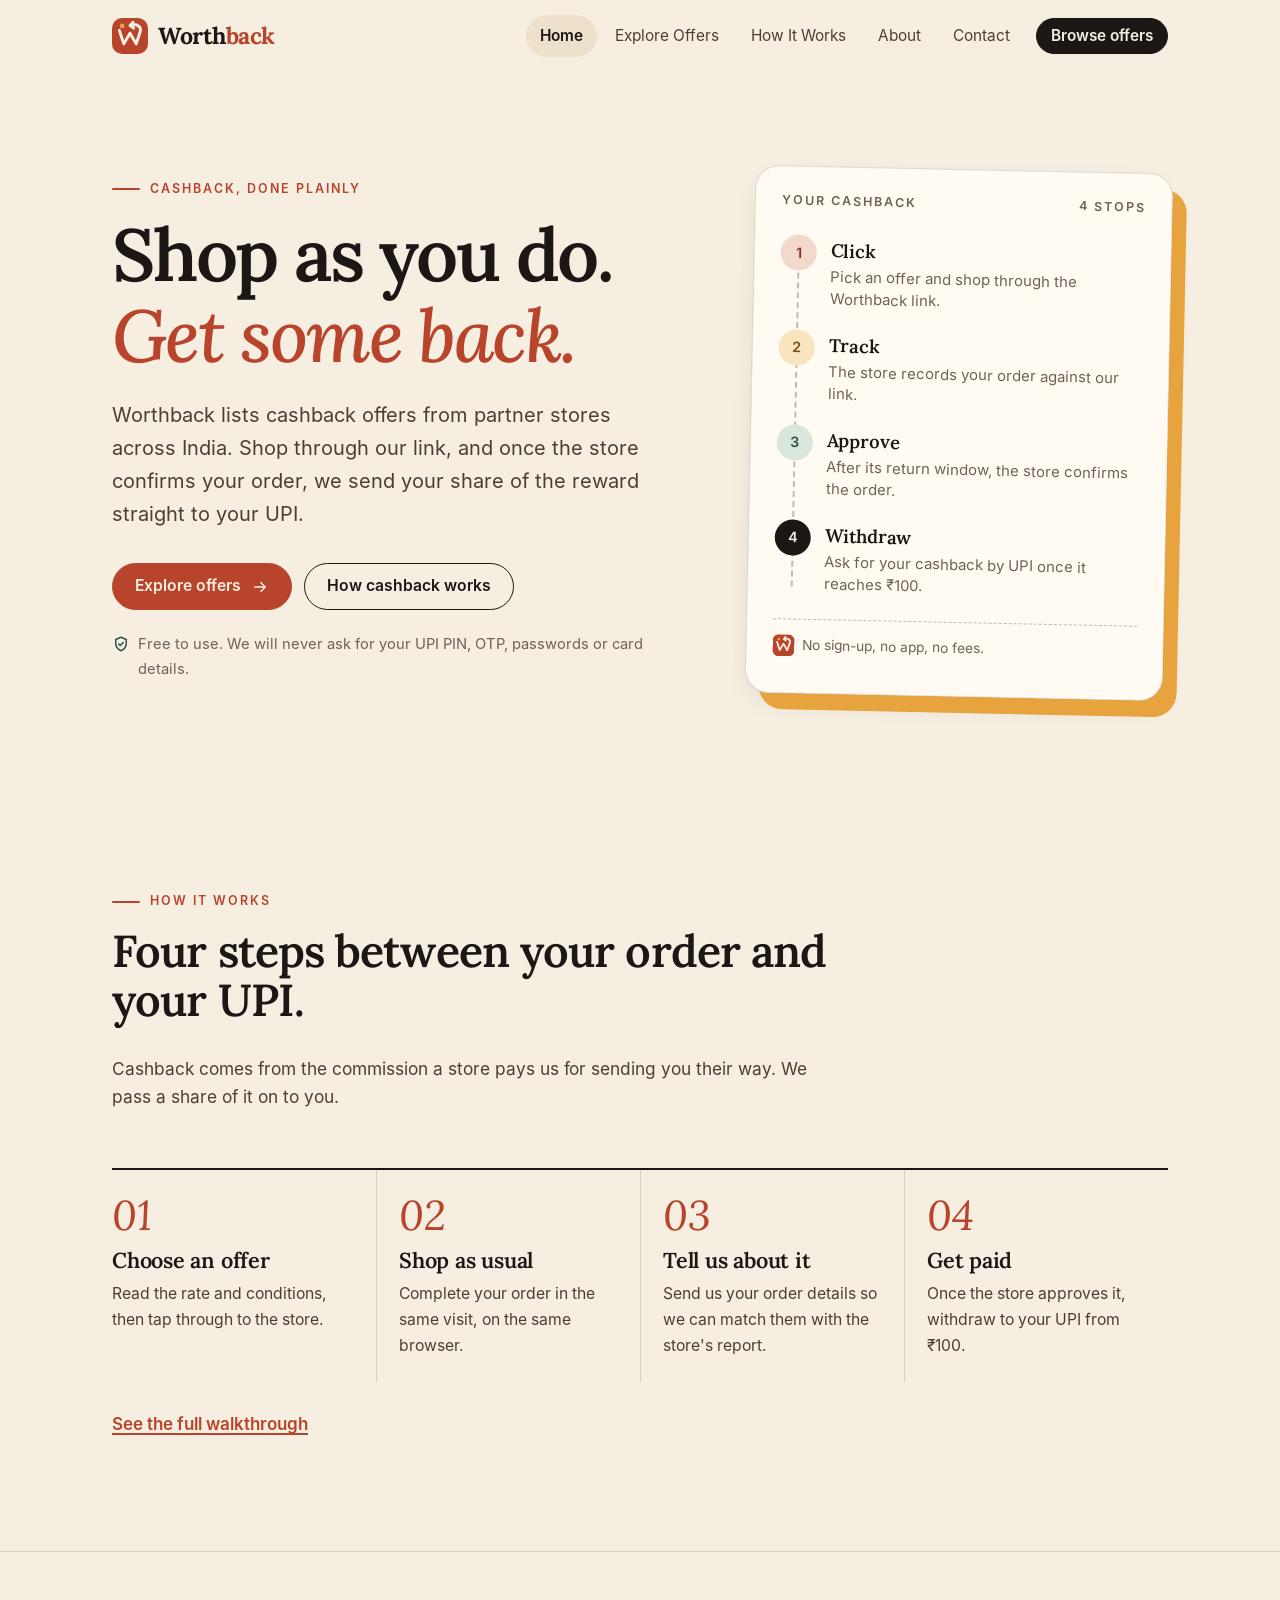
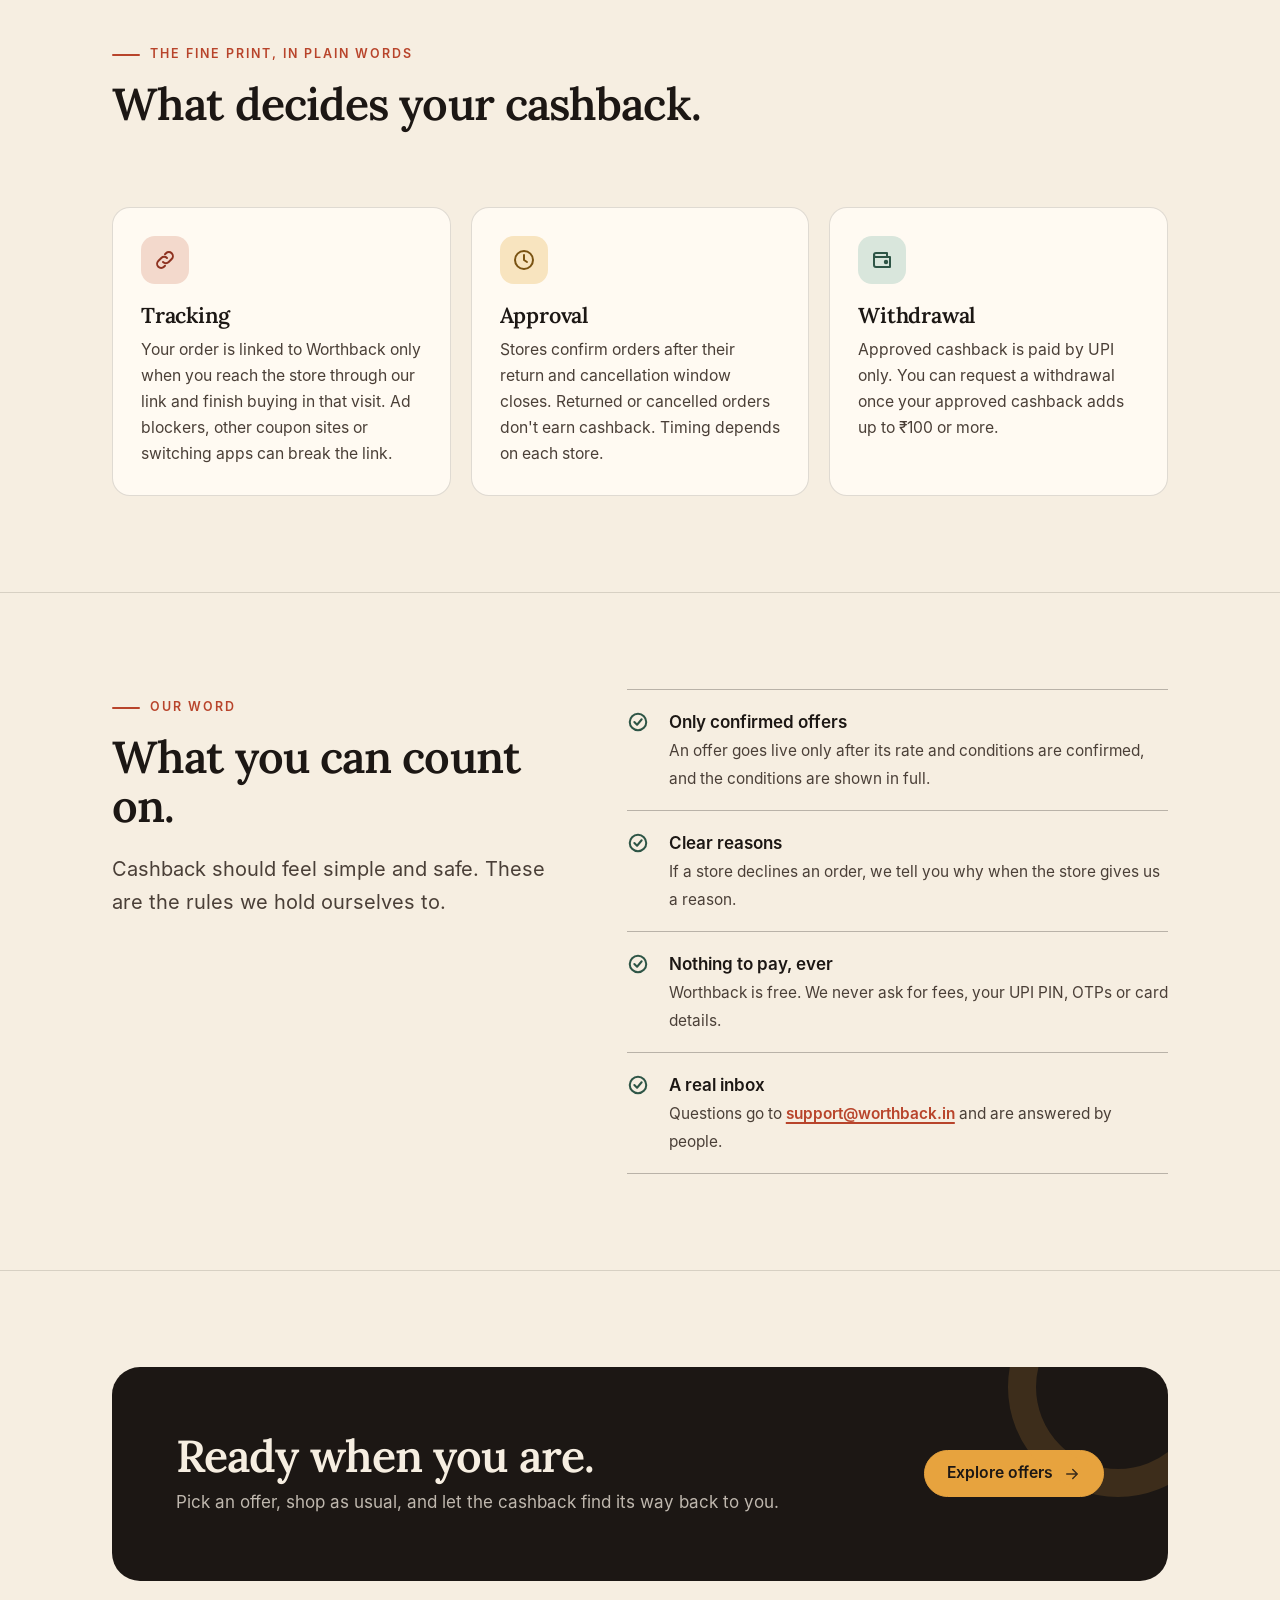
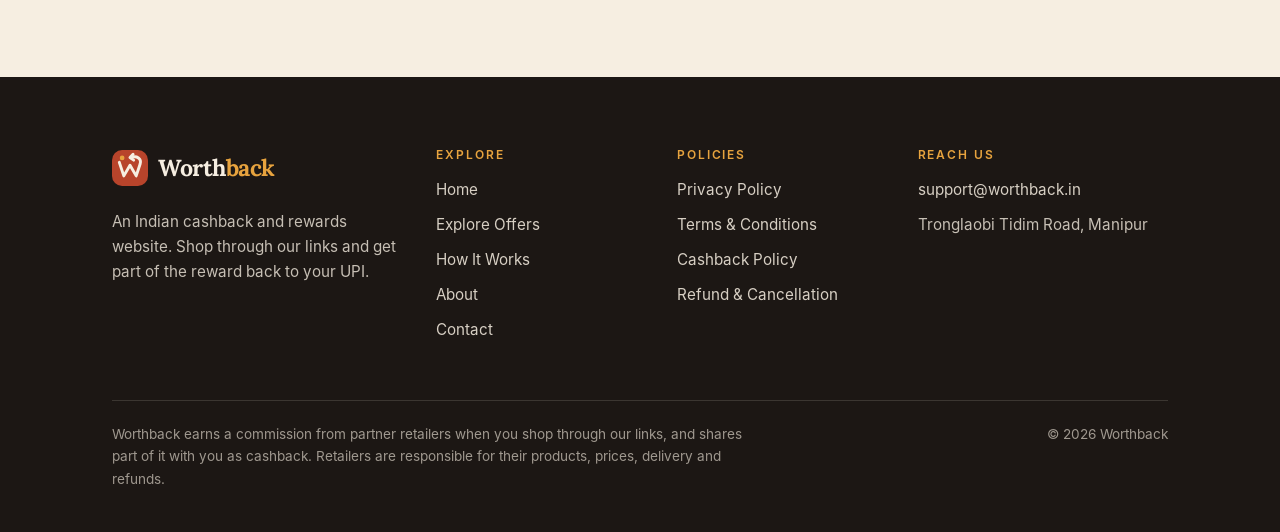
<file: index.html>
<!doctype html>
<html lang="en-IN">
<head>
  <meta charset="utf-8">
  <meta name="viewport" content="width=device-width, initial-scale=1">
  <title>Worthback — Cashback on your online shopping in India</title>
  <meta name="description" content="Worthback is an Indian cashback and rewards website. Shop through our links at partner stores and withdraw approved cashback to your UPI from ₹100.">
  <meta name="robots" content="index, follow">
  <link rel="canonical" href="https://worthback.in/">
  <meta name="theme-color" content="#f6eee1">
  <meta name="format-detection" content="telephone=no">

  <meta property="og:type" content="website">
  <meta property="og:site_name" content="Worthback">
  <meta property="og:locale" content="en_IN">
  <meta property="og:title" content="Worthback — Cashback on your online shopping in India">
  <meta property="og:description" content="Worthback is an Indian cashback and rewards website. Shop through our links at partner stores and withdraw approved cashback to your UPI from ₹100.">
  <meta property="og:url" content="https://worthback.in/">
  <meta property="og:image" content="https://worthback.in/assets/img/og-image.png">
  <meta property="og:image:width" content="1200">
  <meta property="og:image:height" content="630">
  <meta property="og:image:alt" content="Worthback — shop as you do, get some back.">
  <meta name="twitter:card" content="summary_large_image">
  <meta name="twitter:title" content="Worthback — Cashback on your online shopping in India">
  <meta name="twitter:description" content="Worthback is an Indian cashback and rewards website. Shop through our links at partner stores and withdraw approved cashback to your UPI from ₹100.">
  <meta name="twitter:image" content="https://worthback.in/assets/img/og-image.png">

  <link rel="icon" href="favicon.ico" sizes="32x32">
  <link rel="icon" href="favicon.svg" type="image/svg+xml">
  <link rel="apple-touch-icon" href="assets/img/apple-touch-icon.png">
  <link rel="manifest" href="site.webmanifest">
  <link rel="preload" href="assets/fonts/lora-var.woff" as="font" type="font/woff" crossorigin>
  <link rel="stylesheet" href="assets/css/style.css">
  <script src="assets/js/offers.js" defer></script>
  <script src="assets/js/main.js" defer></script>
  <script type="application/ld+json">{"@context": "https://schema.org", "@type": "Organization", "name": "Worthback", "url": "https://worthback.in/", "logo": "https://worthback.in/assets/img/icon-512.png", "email": "support@worthback.in", "address": {"@type": "PostalAddress", "streetAddress": "Tronglaobi Tidim Road", "addressRegion": "Manipur", "addressCountry": "IN"}, "contactPoint": {"@type": "ContactPoint", "contactType": "customer support", "email": "support@worthback.in", "areaServed": "IN", "availableLanguage": ["en"]}}</script>
</head>
<body>
<a class="skip-link" href="#main">Skip to content</a>
<header class="site-header">
  <div class="wrap header-inner">
    <a class="brand" href="index.html" aria-label="Worthback home">
      <img src="assets/img/logo-mark.svg" alt="" width="36" height="36">
      <span class="brand-name">Worth<span>back</span></span>
    </a>
    <button class="nav-toggle" type="button" aria-expanded="false" aria-controls="site-nav" aria-label="Open menu"><span></span></button>
    <nav class="nav" id="site-nav" aria-label="Main">
      <a href="index.html" aria-current="page">Home</a>
      <a href="offers.html">Explore Offers</a>
      <a href="how-it-works.html">How It Works</a>
      <a href="about.html">About</a>
      <a href="contact.html">Contact</a>
      <a class="btn" href="offers.html">Browse offers</a>
    </nav>
  </div>
</header>
<main id="main">
  <section class="hero">
    <div class="wrap hero-grid">
      <div>
        <p class="eyebrow">Cashback, done plainly</p>
        <h1>Shop as you do. <span class="accent">Get some back.</span></h1>
        <p class="lede">Worthback lists cashback offers from partner stores across India. Shop through our link, and once the store confirms your order, we send your share of the reward straight to your UPI.</p>
        <div class="hero-actions">
          <a class="btn btn-clay" href="offers.html">Explore offers <svg viewBox="0 0 24 24" fill="none" stroke="currentColor" stroke-width="2" stroke-linecap="round" stroke-linejoin="round" aria-hidden="true"><path d="M5 12h14M13 6l6 6-6 6"/></svg></a>
          <a class="btn btn-ghost" href="how-it-works.html">How cashback works</a>
        </div>
        <p class="hero-note"><svg viewBox="0 0 24 24" fill="none" stroke="currentColor" stroke-width="2" stroke-linecap="round" stroke-linejoin="round" aria-hidden="true"><path d="M12 3 5 6v5c0 4.4 3 8.3 7 10 4-1.7 7-5.6 7-10V6l-7-3Z"/><path d="m9 12 2 2 4-4"/></svg><span>Free to use. We will never ask for your UPI PIN, OTP, passwords or card details.</span></p>
      </div>
      <div class="journey" aria-label="The four stages of your cashback">
        <p class="journey-title"><span>Your cashback</span><span>4 stops</span></p>
        <ol>
          <li><span class="dot">1</span><div><strong>Click</strong><span class="desc">Pick an offer and shop through the Worthback link.</span></div></li>
          <li><span class="dot">2</span><div><strong>Track</strong><span class="desc">The store records your order against our link.</span></div></li>
          <li><span class="dot">3</span><div><strong>Approve</strong><span class="desc">After its return window, the store confirms the order.</span></div></li>
          <li><span class="dot">4</span><div><strong>Withdraw</strong><span class="desc">Ask for your cashback by UPI once it reaches ₹100.</span></div></li>
        </ol>
        <p class="journey-foot"><img src="assets/img/logo-mark.svg" alt="" width="22" height="22">No sign-up, no app, no fees.</p>
      </div>
    </div>
  </section>

  <section class="section">
    <div class="wrap">
      <div class="section-head">
        <p class="eyebrow">How it works</p>
        <h2>Four steps between your order and your UPI.</h2>
        <p>Cashback comes from the commission a store pays us for sending you their way. We pass a share of it on to you.</p>
      </div>
      <div class="steps">
        <div class="step"><span class="step-num">01</span><h3>Choose an offer</h3><p>Read the rate and conditions, then tap through to the store.</p></div>
        <div class="step"><span class="step-num">02</span><h3>Shop as usual</h3><p>Complete your order in the same visit, on the same browser.</p></div>
        <div class="step"><span class="step-num">03</span><h3>Tell us about it</h3><p>Send us your order details so we can match them with the store's report.</p></div>
        <div class="step"><span class="step-num">04</span><h3>Get paid</h3><p>Once the store approves it, withdraw to your UPI from ₹100.</p></div>
      </div>
      <p style="margin-top:28px"><a class="text-link" href="how-it-works.html">See the full walkthrough</a></p>
    </div>
  </section>

  <section class="section" id="featured-section" hidden>
    <div class="wrap">
      <div class="section-head">
        <p class="eyebrow">Live offers</p>
        <h2>Worth a look right now.</h2>
      </div>
      <div class="offer-grid" id="featured-offers"></div>
      <p style="margin-top:28px"><a class="text-link" href="offers.html">See every offer</a></p>
    </div>
  </section>

  <section class="section">
    <div class="wrap">
      <div class="section-head">
        <p class="eyebrow">The fine print, in plain words</p>
        <h2>What decides your cashback.</h2>
      </div>
      <div class="grid grid-3">
        <div class="card">
          <div class="icon-badge icon-clay"><svg viewBox="0 0 24 24" fill="none" stroke="currentColor" stroke-width="2" stroke-linecap="round" stroke-linejoin="round" aria-hidden="true"><path d="M10 14a4 4 0 0 0 5.7 0l3-3a4 4 0 0 0-5.7-5.7l-1 1"/><path d="M14 10a4 4 0 0 0-5.7 0l-3 3a4 4 0 0 0 5.7 5.7l1-1"/></svg></div>
          <h3>Tracking</h3>
          <p>Your order is linked to Worthback only when you reach the store through our link and finish buying in that visit. Ad blockers, other coupon sites or switching apps can break the link.</p>
        </div>
        <div class="card">
          <div class="icon-badge icon-marigold"><svg viewBox="0 0 24 24" fill="none" stroke="currentColor" stroke-width="2" stroke-linecap="round" stroke-linejoin="round" aria-hidden="true"><circle cx="12" cy="12" r="9"/><path d="M12 7v5l3 2"/></svg></div>
          <h3>Approval</h3>
          <p>Stores confirm orders after their return and cancellation window closes. Returned or cancelled orders don't earn cashback. Timing depends on each store.</p>
        </div>
        <div class="card">
          <div class="icon-badge icon-leaf"><svg viewBox="0 0 24 24" fill="none" stroke="currentColor" stroke-width="2" stroke-linecap="round" stroke-linejoin="round" aria-hidden="true"><path d="M4 7a2 2 0 0 1 2-2h11v4"/><path d="M4 7v10a2 2 0 0 0 2 2h14V9H6a2 2 0 0 1-2-2Z"/><circle cx="16" cy="14" r="1.2" fill="currentColor"/></svg></div>
          <h3>Withdrawal</h3>
          <p>Approved cashback is paid by UPI only. You can request a withdrawal once your approved cashback adds up to ₹100 or more.</p>
        </div>
      </div>
    </div>
  </section>

  <section class="section">
    <div class="wrap promise">
      <div>
        <p class="eyebrow">Our word</p>
        <h2>What you can count on.</h2>
        <p class="lede">Cashback should feel simple and safe. These are the rules we hold ourselves to.</p>
      </div>
      <ul>
        <li><svg viewBox="0 0 24 24" fill="none" stroke="currentColor" stroke-width="2.2" stroke-linecap="round" stroke-linejoin="round" aria-hidden="true"><circle cx="12" cy="12" r="9"/><path d="m8 12 3 3 5-6"/></svg><div><strong>Only confirmed offers</strong><span>An offer goes live only after its rate and conditions are confirmed, and the conditions are shown in full.</span></div></li>
        <li><svg viewBox="0 0 24 24" fill="none" stroke="currentColor" stroke-width="2.2" stroke-linecap="round" stroke-linejoin="round" aria-hidden="true"><circle cx="12" cy="12" r="9"/><path d="m8 12 3 3 5-6"/></svg><div><strong>Clear reasons</strong><span>If a store declines an order, we tell you why when the store gives us a reason.</span></div></li>
        <li><svg viewBox="0 0 24 24" fill="none" stroke="currentColor" stroke-width="2.2" stroke-linecap="round" stroke-linejoin="round" aria-hidden="true"><circle cx="12" cy="12" r="9"/><path d="m8 12 3 3 5-6"/></svg><div><strong>Nothing to pay, ever</strong><span>Worthback is free. We never ask for fees, your UPI PIN, OTPs or card details.</span></div></li>
        <li><svg viewBox="0 0 24 24" fill="none" stroke="currentColor" stroke-width="2.2" stroke-linecap="round" stroke-linejoin="round" aria-hidden="true"><circle cx="12" cy="12" r="9"/><path d="m8 12 3 3 5-6"/></svg><div><strong>A real inbox</strong><span>Questions go to <a class="text-link" href="mailto:support@worthback.in">support@worthback.in</a> and are answered by people.</span></div></li>
      </ul>
    </div>
  </section>

  <section class="section">
    <div class="wrap">
      <div class="cta-band">
        <div>
          <h2>Ready when you are.</h2>
          <p>Pick an offer, shop as usual, and let the cashback find its way back to you.</p>
        </div>
        <a class="btn" href="offers.html">Explore offers <svg viewBox="0 0 24 24" fill="none" stroke="currentColor" stroke-width="2" stroke-linecap="round" stroke-linejoin="round" aria-hidden="true"><path d="M5 12h14M13 6l6 6-6 6"/></svg></a>
      </div>
    </div>
  </section>
</main>
<footer class="site-footer">
  <div class="wrap">
    <div class="footer-grid">
      <div>
        <a class="brand" href="index.html" aria-label="Worthback home">
          <img src="assets/img/logo-mark.svg" alt="" width="36" height="36">
          <span class="brand-name">Worth<span>back</span></span>
        </a>
        <p class="footer-blurb">An Indian cashback and rewards website. Shop through our links and get part of the reward back to your UPI.</p>
      </div>
      <div>
        <h2>Explore</h2>
        <ul>
          <li><a href="index.html">Home</a></li>
          <li><a href="offers.html">Explore Offers</a></li>
          <li><a href="how-it-works.html">How It Works</a></li>
          <li><a href="about.html">About</a></li>
          <li><a href="contact.html">Contact</a></li>
        </ul>
      </div>
      <div>
        <h2>Policies</h2>
        <ul>
          <li><a href="privacy-policy.html">Privacy Policy</a></li>
          <li><a href="terms.html">Terms &amp; Conditions</a></li>
          <li><a href="cashback-policy.html">Cashback Policy</a></li>
          <li><a href="refund-policy.html">Refund &amp; Cancellation</a></li>
        </ul>
      </div>
      <div>
        <h2>Reach us</h2>
        <ul>
          <li><a href="mailto:support@worthback.in">support@worthback.in</a></li>
          <li><address>Tronglaobi Tidim Road, Manipur</address></li>
        </ul>
      </div>
    </div>
    <div class="footer-bottom">
      <p class="disclosure">Worthback earns a commission from partner retailers when you shop through our links, and shares part of it with you as cashback. Retailers are responsible for their products, prices, delivery and refunds.</p>
      <p>&copy; <span id="year">2026</span> Worthback</p>
    </div>
  </div>
</footer>
</body>
</html>
</file>
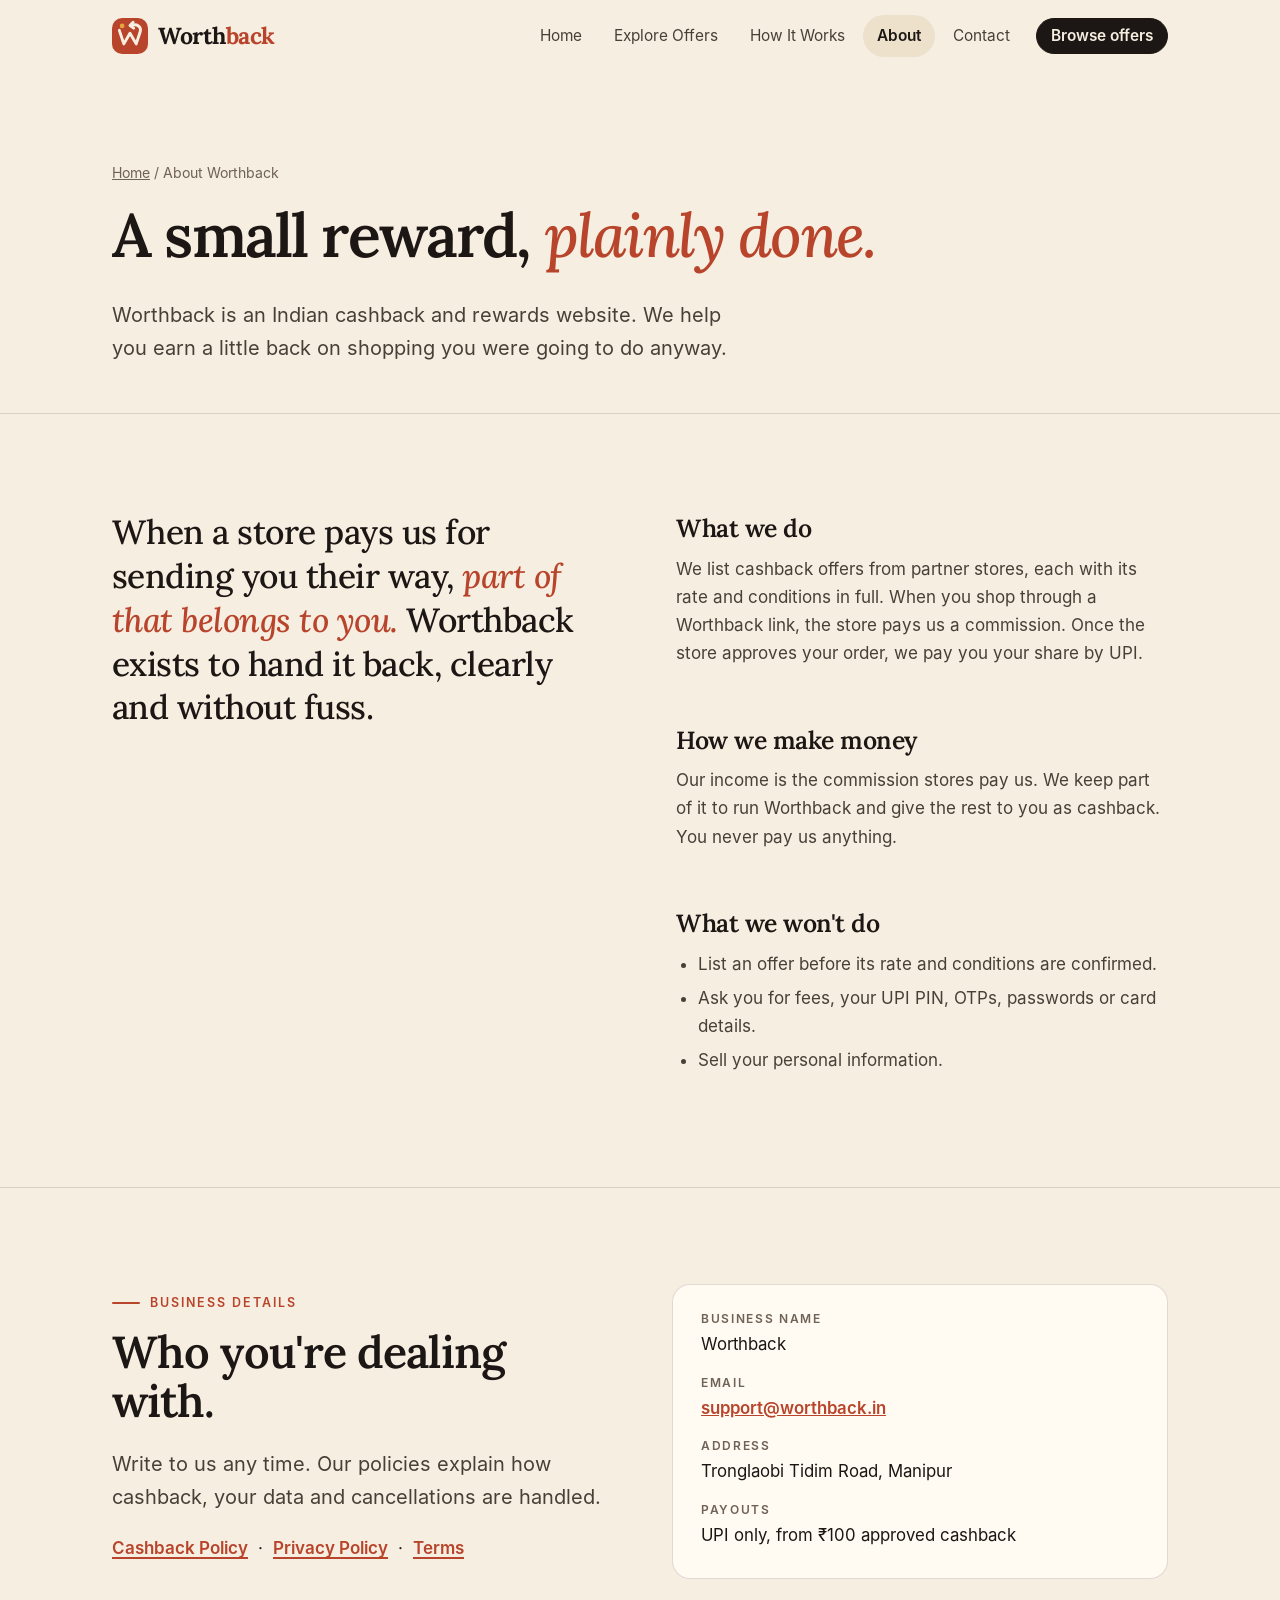
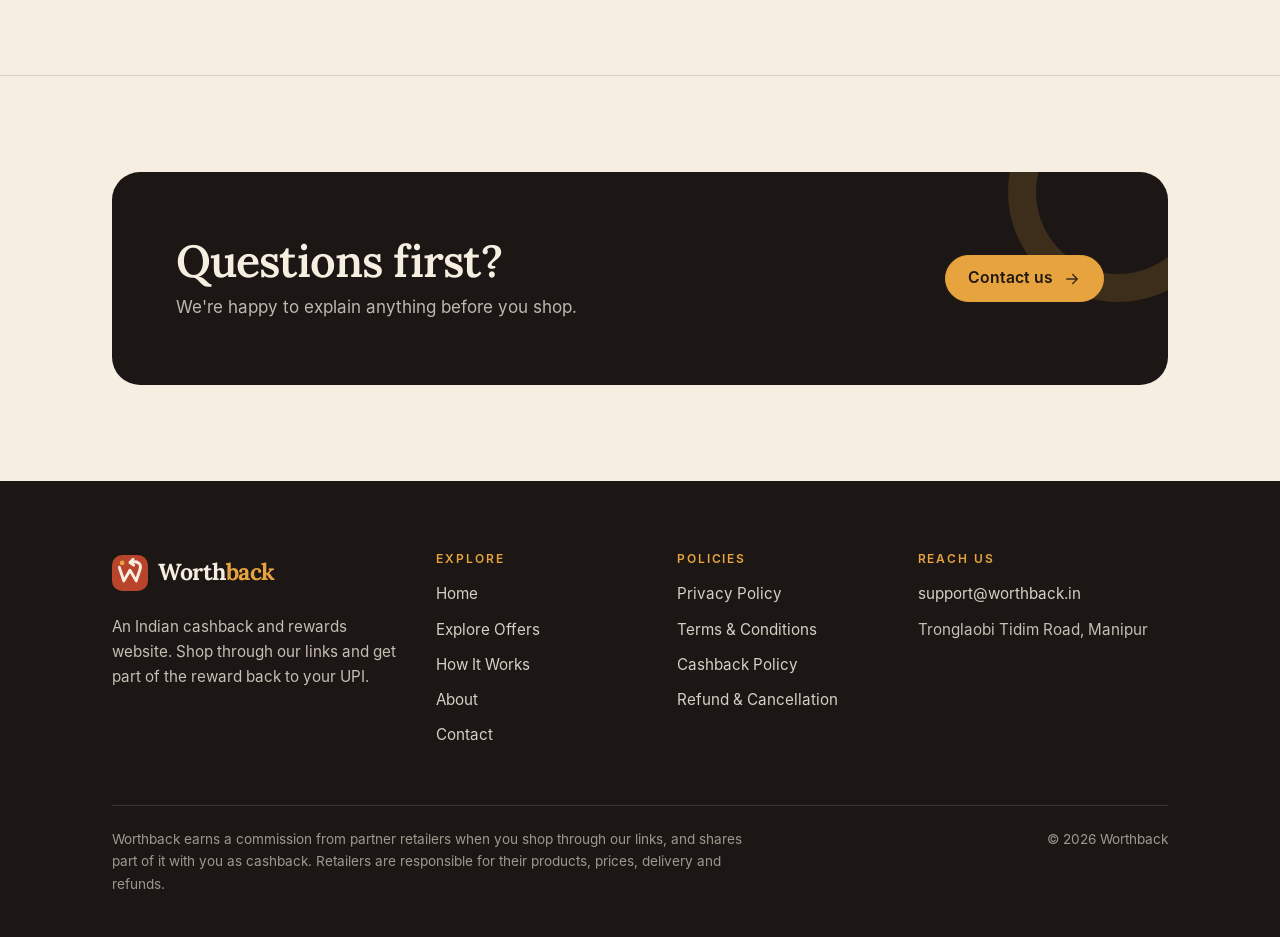
<file: about.html>
<!doctype html>
<html lang="en-IN">
<head>
  <meta charset="utf-8">
  <meta name="viewport" content="width=device-width, initial-scale=1">
  <title>About Worthback | Worthback</title>
  <meta name="description" content="About Worthback, an Indian cashback and rewards website: what we do, how we earn, and how to reach us.">
  <meta name="robots" content="index, follow">
  <link rel="canonical" href="https://worthback.in/about">
  <meta name="theme-color" content="#f6eee1">
  <meta name="format-detection" content="telephone=no">

  <meta property="og:type" content="website">
  <meta property="og:site_name" content="Worthback">
  <meta property="og:locale" content="en_IN">
  <meta property="og:title" content="About Worthback | Worthback">
  <meta property="og:description" content="About Worthback, an Indian cashback and rewards website: what we do, how we earn, and how to reach us.">
  <meta property="og:url" content="https://worthback.in/about">
  <meta property="og:image" content="https://worthback.in/assets/img/og-image.png">
  <meta property="og:image:width" content="1200">
  <meta property="og:image:height" content="630">
  <meta property="og:image:alt" content="Worthback — shop as you do, get some back.">
  <meta name="twitter:card" content="summary_large_image">
  <meta name="twitter:title" content="About Worthback | Worthback">
  <meta name="twitter:description" content="About Worthback, an Indian cashback and rewards website: what we do, how we earn, and how to reach us.">
  <meta name="twitter:image" content="https://worthback.in/assets/img/og-image.png">

  <link rel="icon" href="favicon.ico" sizes="32x32">
  <link rel="icon" href="favicon.svg" type="image/svg+xml">
  <link rel="apple-touch-icon" href="assets/img/apple-touch-icon.png">
  <link rel="manifest" href="site.webmanifest">
  <link rel="preload" href="assets/fonts/lora-var.woff" as="font" type="font/woff" crossorigin>
  <link rel="stylesheet" href="assets/css/style.css">
  <script src="assets/js/main.js" defer></script>
</head>
<body>
<a class="skip-link" href="#main">Skip to content</a>
<header class="site-header">
  <div class="wrap header-inner">
    <a class="brand" href="index.html" aria-label="Worthback home">
      <img src="assets/img/logo-mark.svg" alt="" width="36" height="36">
      <span class="brand-name">Worth<span>back</span></span>
    </a>
    <button class="nav-toggle" type="button" aria-expanded="false" aria-controls="site-nav" aria-label="Open menu"><span></span></button>
    <nav class="nav" id="site-nav" aria-label="Main">
      <a href="index.html">Home</a>
      <a href="offers.html">Explore Offers</a>
      <a href="how-it-works.html">How It Works</a>
      <a href="about.html" aria-current="page">About</a>
      <a href="contact.html">Contact</a>
      <a class="btn" href="offers.html">Browse offers</a>
    </nav>
  </div>
</header>
<main id="main">
  <section class="page-head">
    <div class="wrap">
      <p class="crumbs"><a href="index.html">Home</a> / About Worthback</p>
      <h1>A small reward, <span class="accent">plainly done.</span></h1>
      <p class="lede">Worthback is an Indian cashback and rewards website. We help you earn a little back on shopping you were going to do anyway.</p>
    </div>
  </section>
  <section class="section">
    <div class="wrap about-grid">
      <div>
        <p class="pull">When a store pays us for sending you their way, <em>part of that belongs to you.</em> Worthback exists to hand it back, clearly and without fuss.</p>
      </div>
      <div class="prose">
        <h2 class="mt-0" style="margin-top:0">What we do</h2>
        <p>We list cashback offers from partner stores, each with its rate and conditions in full. When you shop through a Worthback link, the store pays us a commission. Once the store approves your order, we pay you your share by UPI.</p>
        <h2>How we make money</h2>
        <p>Our income is the commission stores pay us. We keep part of it to run Worthback and give the rest to you as cashback. You never pay us anything.</p>
        <h2>What we won't do</h2>
        <ul>
          <li>List an offer before its rate and conditions are confirmed.</li>
          <li>Ask you for fees, your UPI PIN, OTPs, passwords or card details.</li>
          <li>Sell your personal information.</li>
        </ul>
      </div>
    </div>
  </section>

  <section class="section">
    <div class="wrap grid grid-2" style="align-items:start;gap:clamp(28px,5vw,64px)">
      <div>
        <p class="eyebrow">Business details</p>
        <h2>Who you're dealing with.</h2>
        <p class="lede">Write to us any time. Our policies explain how cashback, your data and cancellations are handled.</p>
        <p><a class="text-link" href="cashback-policy.html">Cashback Policy</a> &nbsp;·&nbsp; <a class="text-link" href="privacy-policy.html">Privacy Policy</a> &nbsp;·&nbsp; <a class="text-link" href="terms.html">Terms</a></p>
      </div>
      <div class="fact-card">
        <dl>
          <div><dt>Business name</dt><dd>Worthback</dd></div>
          <div><dt>Email</dt><dd><a href="mailto:support@worthback.in">support@worthback.in</a></dd></div>
          <div><dt>Address</dt><dd>Tronglaobi Tidim Road, Manipur</dd></div>
          <div><dt>Payouts</dt><dd>UPI only, from ₹100 approved cashback</dd></div>
        </dl>
      </div>
    </div>
  </section>

  <section class="section">
    <div class="wrap">
      <div class="cta-band">
        <div>
          <h2>Questions first?</h2>
          <p>We're happy to explain anything before you shop.</p>
        </div>
        <a class="btn" href="contact.html">Contact us <svg viewBox="0 0 24 24" fill="none" stroke="currentColor" stroke-width="2" stroke-linecap="round" stroke-linejoin="round" aria-hidden="true"><path d="M5 12h14M13 6l6 6-6 6"/></svg></a>
      </div>
    </div>
  </section>
</main>
<footer class="site-footer">
  <div class="wrap">
    <div class="footer-grid">
      <div>
        <a class="brand" href="index.html" aria-label="Worthback home">
          <img src="assets/img/logo-mark.svg" alt="" width="36" height="36">
          <span class="brand-name">Worth<span>back</span></span>
        </a>
        <p class="footer-blurb">An Indian cashback and rewards website. Shop through our links and get part of the reward back to your UPI.</p>
      </div>
      <div>
        <h2>Explore</h2>
        <ul>
          <li><a href="index.html">Home</a></li>
          <li><a href="offers.html">Explore Offers</a></li>
          <li><a href="how-it-works.html">How It Works</a></li>
          <li><a href="about.html">About</a></li>
          <li><a href="contact.html">Contact</a></li>
        </ul>
      </div>
      <div>
        <h2>Policies</h2>
        <ul>
          <li><a href="privacy-policy.html">Privacy Policy</a></li>
          <li><a href="terms.html">Terms &amp; Conditions</a></li>
          <li><a href="cashback-policy.html">Cashback Policy</a></li>
          <li><a href="refund-policy.html">Refund &amp; Cancellation</a></li>
        </ul>
      </div>
      <div>
        <h2>Reach us</h2>
        <ul>
          <li><a href="mailto:support@worthback.in">support@worthback.in</a></li>
          <li><address>Tronglaobi Tidim Road, Manipur</address></li>
        </ul>
      </div>
    </div>
    <div class="footer-bottom">
      <p class="disclosure">Worthback earns a commission from partner retailers when you shop through our links, and shares part of it with you as cashback. Retailers are responsible for their products, prices, delivery and refunds.</p>
      <p>&copy; <span id="year">2026</span> Worthback</p>
    </div>
  </div>
</footer>
</body>
</html>
</file>
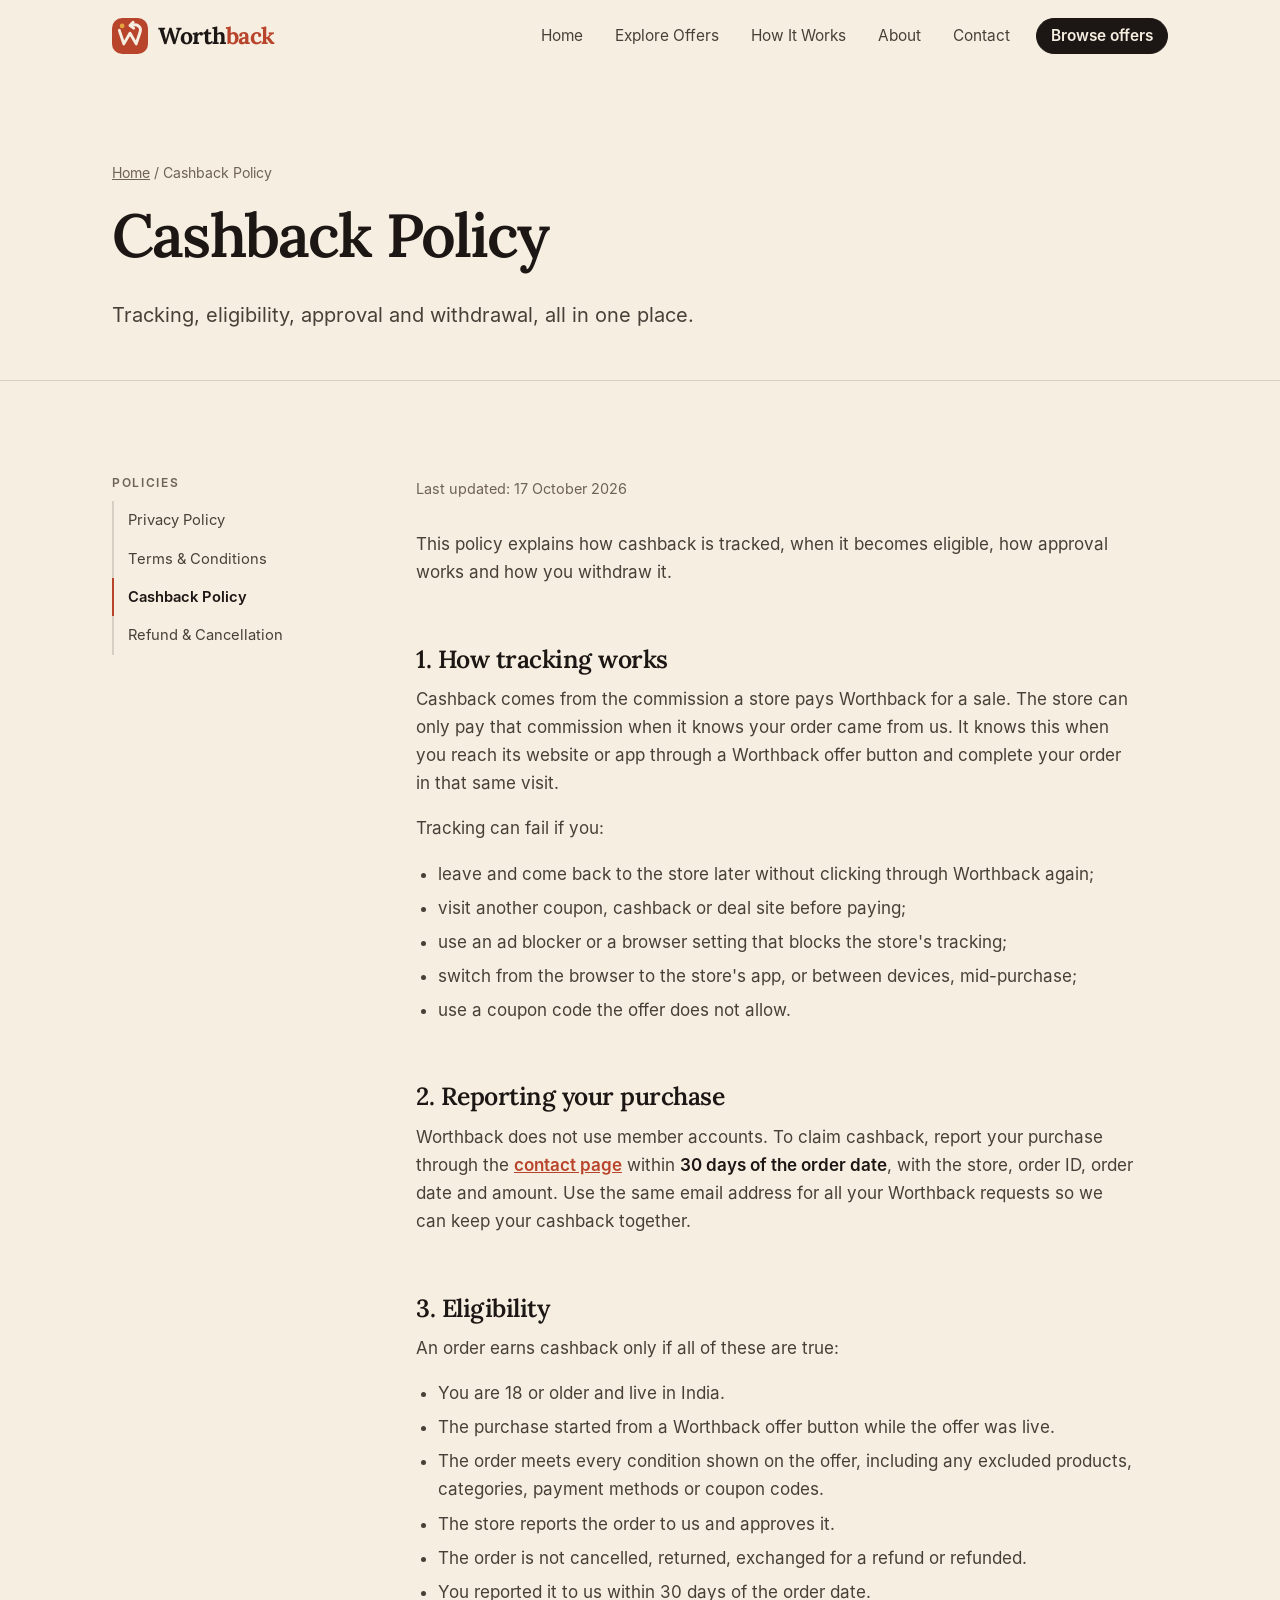
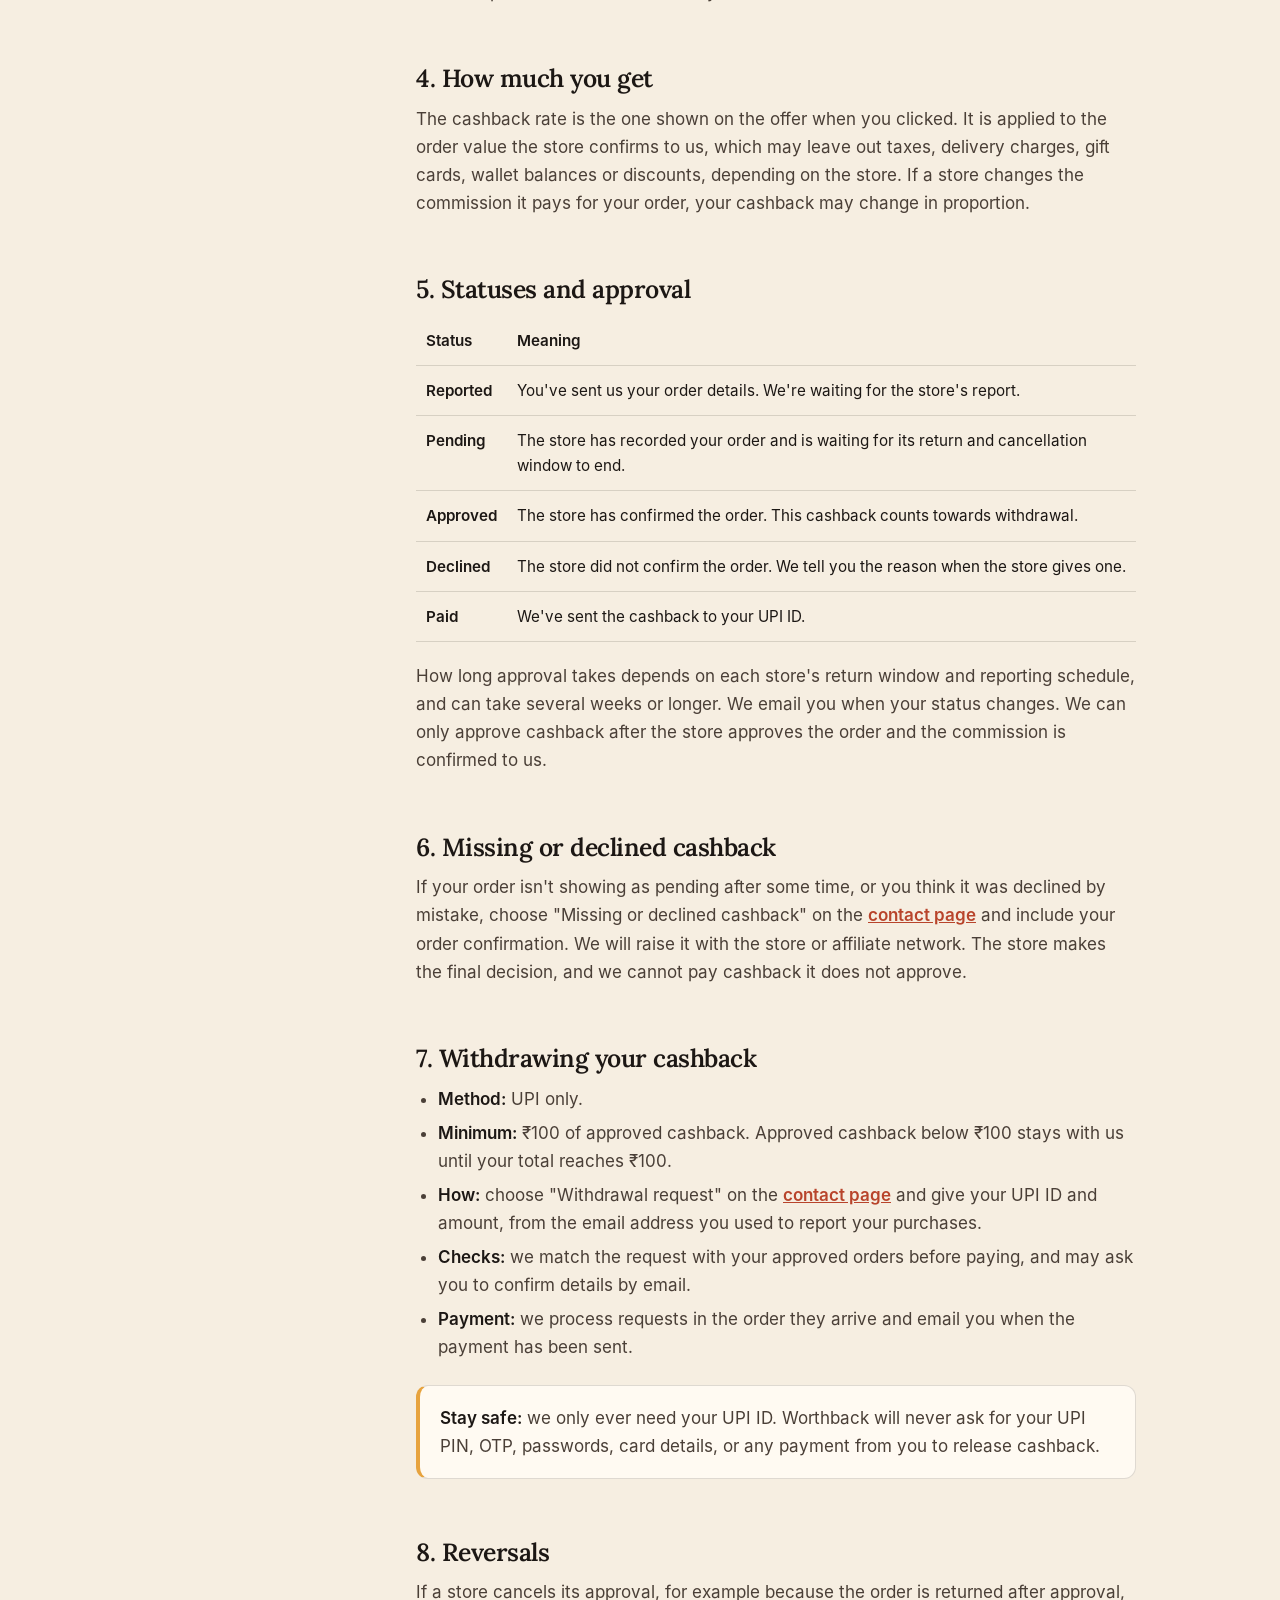
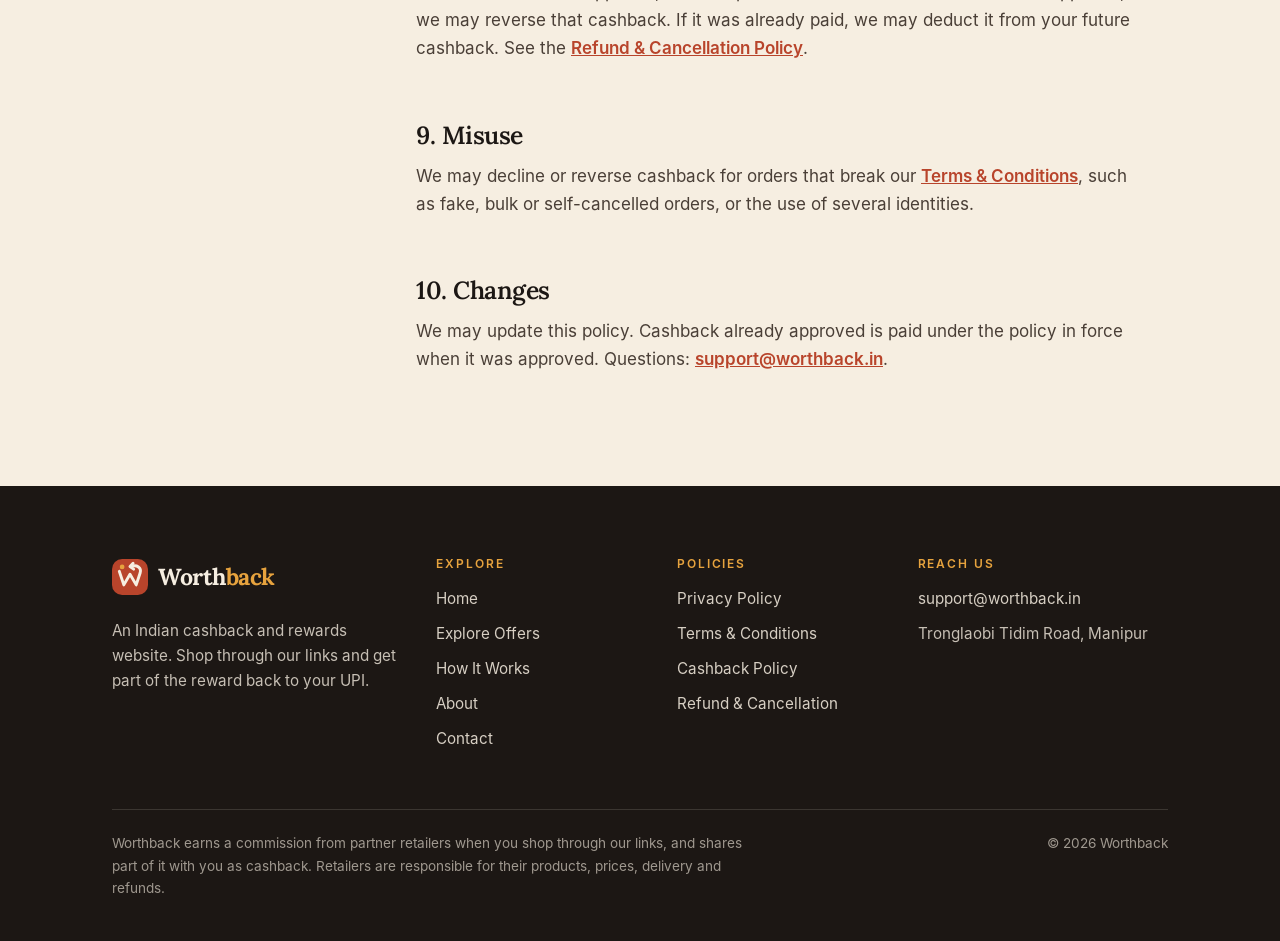
<file: cashback-policy.html>
<!doctype html>
<html lang="en-IN">
<head>
  <meta charset="utf-8">
  <meta name="viewport" content="width=device-width, initial-scale=1">
  <title>Cashback Policy | Worthback</title>
  <meta name="description" content="How Worthback cashback is tracked, which orders are eligible, how approval works, and how to withdraw to UPI from ₹100.">
  <meta name="robots" content="index, follow">
  <link rel="canonical" href="https://worthback.in/cashback-policy">
  <meta name="theme-color" content="#f6eee1">
  <meta name="format-detection" content="telephone=no">

  <meta property="og:type" content="website">
  <meta property="og:site_name" content="Worthback">
  <meta property="og:locale" content="en_IN">
  <meta property="og:title" content="Cashback Policy | Worthback">
  <meta property="og:description" content="How Worthback cashback is tracked, which orders are eligible, how approval works, and how to withdraw to UPI from ₹100.">
  <meta property="og:url" content="https://worthback.in/cashback-policy">
  <meta property="og:image" content="https://worthback.in/assets/img/og-image.png">
  <meta property="og:image:width" content="1200">
  <meta property="og:image:height" content="630">
  <meta property="og:image:alt" content="Worthback — shop as you do, get some back.">
  <meta name="twitter:card" content="summary_large_image">
  <meta name="twitter:title" content="Cashback Policy | Worthback">
  <meta name="twitter:description" content="How Worthback cashback is tracked, which orders are eligible, how approval works, and how to withdraw to UPI from ₹100.">
  <meta name="twitter:image" content="https://worthback.in/assets/img/og-image.png">

  <link rel="icon" href="favicon.ico" sizes="32x32">
  <link rel="icon" href="favicon.svg" type="image/svg+xml">
  <link rel="apple-touch-icon" href="assets/img/apple-touch-icon.png">
  <link rel="manifest" href="site.webmanifest">
  <link rel="preload" href="assets/fonts/lora-var.woff" as="font" type="font/woff" crossorigin>
  <link rel="stylesheet" href="assets/css/style.css">
  <script src="assets/js/main.js" defer></script>
</head>
<body>
<a class="skip-link" href="#main">Skip to content</a>
<header class="site-header">
  <div class="wrap header-inner">
    <a class="brand" href="index.html" aria-label="Worthback home">
      <img src="assets/img/logo-mark.svg" alt="" width="36" height="36">
      <span class="brand-name">Worth<span>back</span></span>
    </a>
    <button class="nav-toggle" type="button" aria-expanded="false" aria-controls="site-nav" aria-label="Open menu"><span></span></button>
    <nav class="nav" id="site-nav" aria-label="Main">
      <a href="index.html">Home</a>
      <a href="offers.html">Explore Offers</a>
      <a href="how-it-works.html">How It Works</a>
      <a href="about.html">About</a>
      <a href="contact.html">Contact</a>
      <a class="btn" href="offers.html">Browse offers</a>
    </nav>
  </div>
</header>
<main id="main">
  <section class="page-head">
    <div class="wrap">
      <p class="crumbs"><a href="index.html">Home</a> / Cashback Policy</p>
      <h1>Cashback Policy</h1>
      <p class="lede">Tracking, eligibility, approval and withdrawal, all in one place.</p>
    </div>
  </section>
  <section class="section">
    <div class="wrap policy-layout">
      <aside class="policy-nav" aria-label="Policies">
        <p>Policies</p>
        <ul>
        <li><a href="privacy-policy.html">Privacy Policy</a></li>
        <li><a href="terms.html">Terms &amp; Conditions</a></li>
        <li><a href="cashback-policy.html" aria-current="page">Cashback Policy</a></li>
        <li><a href="refund-policy.html">Refund &amp; Cancellation</a></li>
        </ul>
      </aside>
      <article class="prose">
        <p class="updated">Last updated: 17 October 2026</p>
        <p>This policy explains how cashback is tracked, when it becomes eligible, how approval works and how you withdraw it.</p>

        <h2 id="tracking">1. How tracking works</h2>
        <p>Cashback comes from the commission a store pays Worthback for a sale. The store can only pay that commission when it knows your order came from us. It knows this when you reach its website or app through a Worthback offer button and complete your order in that same visit.</p>
        <p>Tracking can fail if you:</p>
        <ul>
          <li>leave and come back to the store later without clicking through Worthback again;</li>
          <li>visit another coupon, cashback or deal site before paying;</li>
          <li>use an ad blocker or a browser setting that blocks the store's tracking;</li>
          <li>switch from the browser to the store's app, or between devices, mid-purchase;</li>
          <li>use a coupon code the offer does not allow.</li>
        </ul>

        <h2 id="report">2. Reporting your purchase</h2>
        <p>Worthback does not use member accounts. To claim cashback, report your purchase through the <a href="contact.html?topic=purchase">contact page</a> within <strong>30 days of the order date</strong>, with the store, order ID, order date and amount. Use the same email address for all your Worthback requests so we can keep your cashback together.</p>

        <h2 id="eligibility">3. Eligibility</h2>
        <p>An order earns cashback only if all of these are true:</p>
        <ul>
          <li>You are 18 or older and live in India.</li>
          <li>The purchase started from a Worthback offer button while the offer was live.</li>
          <li>The order meets every condition shown on the offer, including any excluded products, categories, payment methods or coupon codes.</li>
          <li>The store reports the order to us and approves it.</li>
          <li>The order is not cancelled, returned, exchanged for a refund or refunded.</li>
          <li>You reported it to us within 30 days of the order date.</li>
        </ul>

        <h2 id="amount">4. How much you get</h2>
        <p>The cashback rate is the one shown on the offer when you clicked. It is applied to the order value the store confirms to us, which may leave out taxes, delivery charges, gift cards, wallet balances or discounts, depending on the store. If a store changes the commission it pays for your order, your cashback may change in proportion.</p>

        <h2 id="status">5. Statuses and approval</h2>
        <div class="table-wrap">
          <table>
            <thead><tr><th>Status</th><th>Meaning</th></tr></thead>
            <tbody>
              <tr><td><strong>Reported</strong></td><td>You've sent us your order details. We're waiting for the store's report.</td></tr>
              <tr><td><strong>Pending</strong></td><td>The store has recorded your order and is waiting for its return and cancellation window to end.</td></tr>
              <tr><td><strong>Approved</strong></td><td>The store has confirmed the order. This cashback counts towards withdrawal.</td></tr>
              <tr><td><strong>Declined</strong></td><td>The store did not confirm the order. We tell you the reason when the store gives one.</td></tr>
              <tr><td><strong>Paid</strong></td><td>We've sent the cashback to your UPI ID.</td></tr>
            </tbody>
          </table>
        </div>
        <p>How long approval takes depends on each store's return window and reporting schedule, and can take several weeks or longer. We email you when your status changes. We can only approve cashback after the store approves the order and the commission is confirmed to us.</p>

        <h2 id="missing">6. Missing or declined cashback</h2>
        <p>If your order isn't showing as pending after some time, or you think it was declined by mistake, choose "Missing or declined cashback" on the <a href="contact.html?topic=missing">contact page</a> and include your order confirmation. We will raise it with the store or affiliate network. The store makes the final decision, and we cannot pay cashback it does not approve.</p>

        <h2 id="withdrawal">7. Withdrawing your cashback</h2>
        <ul>
          <li><strong>Method:</strong> UPI only.</li>
          <li><strong>Minimum:</strong> ₹100 of approved cashback. Approved cashback below ₹100 stays with us until your total reaches ₹100.</li>
          <li><strong>How:</strong> choose "Withdrawal request" on the <a href="contact.html?topic=withdrawal">contact page</a> and give your UPI ID and amount, from the email address you used to report your purchases.</li>
          <li><strong>Checks:</strong> we match the request with your approved orders before paying, and may ask you to confirm details by email.</li>
          <li><strong>Payment:</strong> we process requests in the order they arrive and email you when the payment has been sent.</li>
        </ul>
        <div class="callout">
          <p><strong>Stay safe:</strong> we only ever need your UPI ID. Worthback will never ask for your UPI PIN, OTP, passwords, card details, or any payment from you to release cashback.</p>
        </div>

        <h2 id="reversals">8. Reversals</h2>
        <p>If a store cancels its approval, for example because the order is returned after approval, we may reverse that cashback. If it was already paid, we may deduct it from your future cashback. See the <a href="refund-policy.html">Refund &amp; Cancellation Policy</a>.</p>

        <h2 id="misuse">9. Misuse</h2>
        <p>We may decline or reverse cashback for orders that break our <a href="terms.html">Terms &amp; Conditions</a>, such as fake, bulk or self-cancelled orders, or the use of several identities.</p>

        <h2 id="changes">10. Changes</h2>
        <p>We may update this policy. Cashback already approved is paid under the policy in force when it was approved. Questions: <a href="mailto:support@worthback.in">support@worthback.in</a>.</p>
      </article>
    </div>
  </section>
</main>
<footer class="site-footer">
  <div class="wrap">
    <div class="footer-grid">
      <div>
        <a class="brand" href="index.html" aria-label="Worthback home">
          <img src="assets/img/logo-mark.svg" alt="" width="36" height="36">
          <span class="brand-name">Worth<span>back</span></span>
        </a>
        <p class="footer-blurb">An Indian cashback and rewards website. Shop through our links and get part of the reward back to your UPI.</p>
      </div>
      <div>
        <h2>Explore</h2>
        <ul>
          <li><a href="index.html">Home</a></li>
          <li><a href="offers.html">Explore Offers</a></li>
          <li><a href="how-it-works.html">How It Works</a></li>
          <li><a href="about.html">About</a></li>
          <li><a href="contact.html">Contact</a></li>
        </ul>
      </div>
      <div>
        <h2>Policies</h2>
        <ul>
          <li><a href="privacy-policy.html">Privacy Policy</a></li>
          <li><a href="terms.html">Terms &amp; Conditions</a></li>
          <li><a href="cashback-policy.html">Cashback Policy</a></li>
          <li><a href="refund-policy.html">Refund &amp; Cancellation</a></li>
        </ul>
      </div>
      <div>
        <h2>Reach us</h2>
        <ul>
          <li><a href="mailto:support@worthback.in">support@worthback.in</a></li>
          <li><address>Tronglaobi Tidim Road, Manipur</address></li>
        </ul>
      </div>
    </div>
    <div class="footer-bottom">
      <p class="disclosure">Worthback earns a commission from partner retailers when you shop through our links, and shares part of it with you as cashback. Retailers are responsible for their products, prices, delivery and refunds.</p>
      <p>&copy; <span id="year">2026</span> Worthback</p>
    </div>
  </div>
</footer>
</body>
</html>
</file>
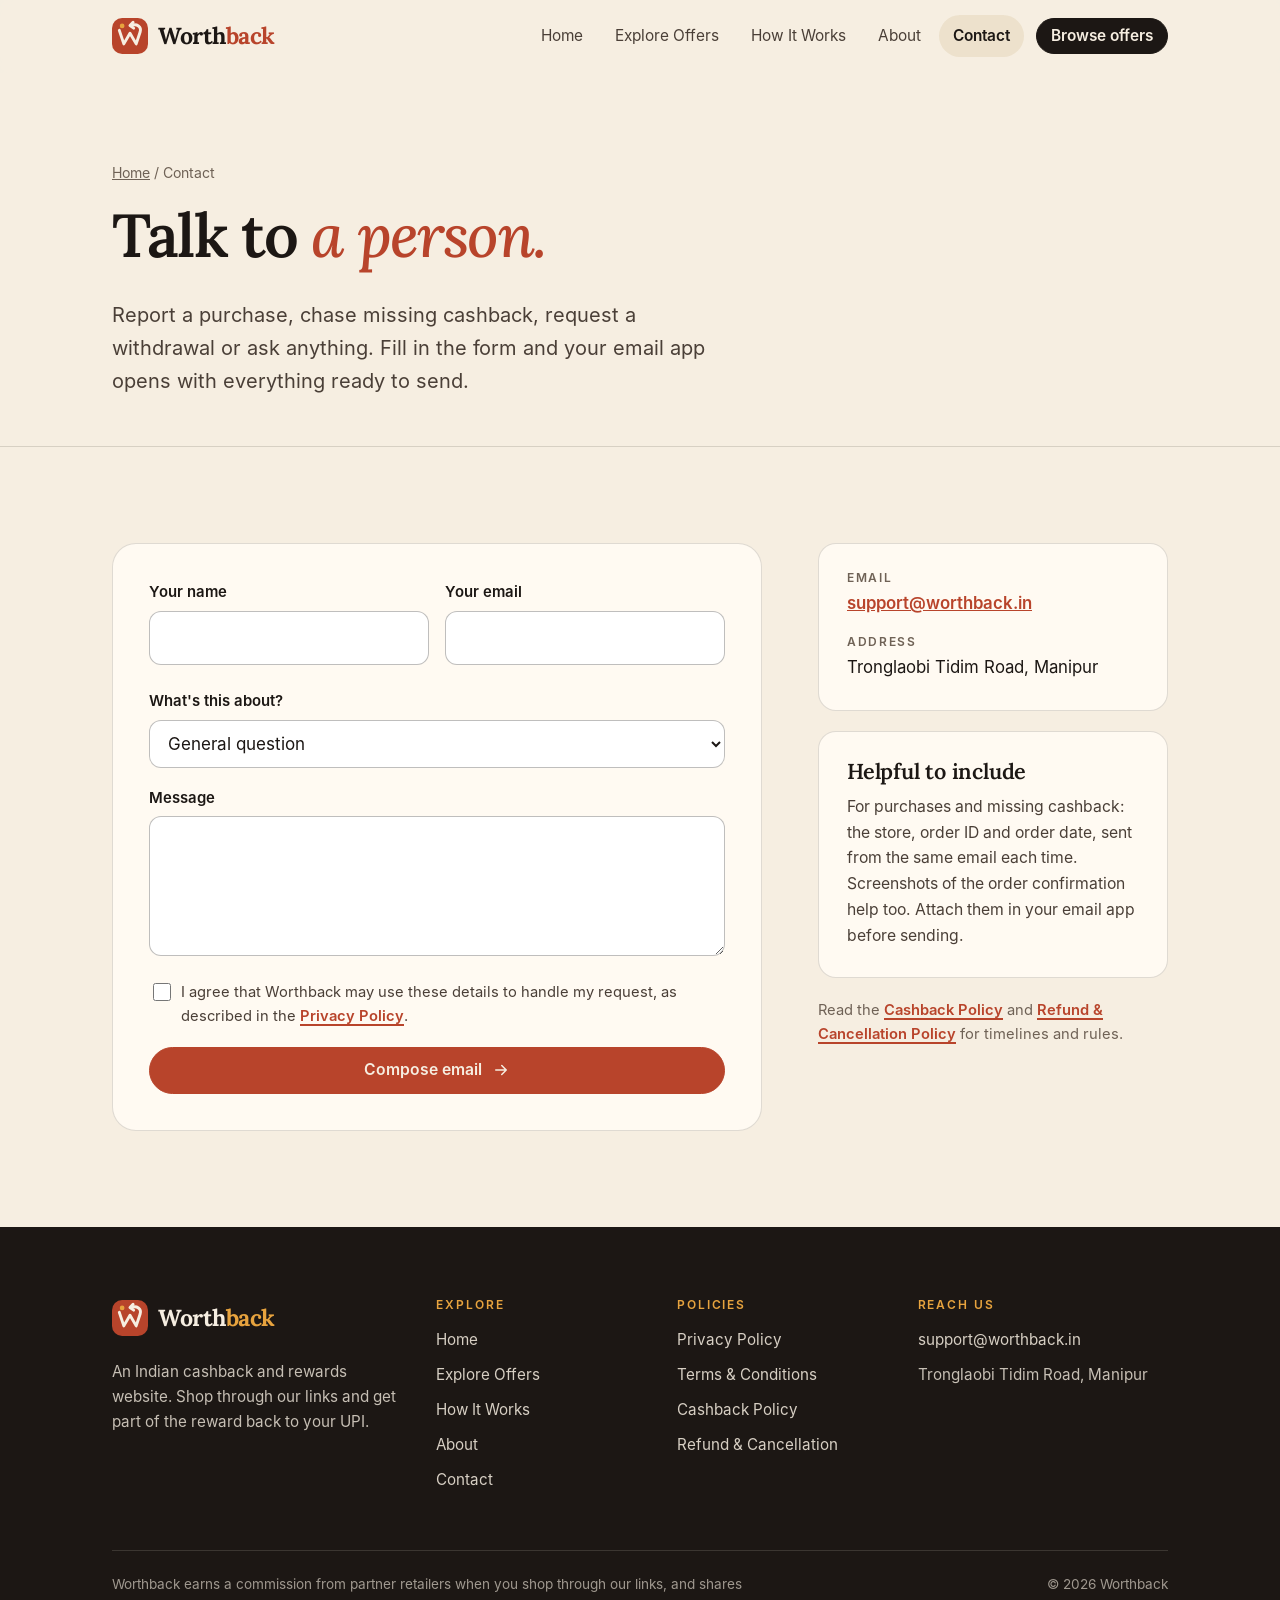
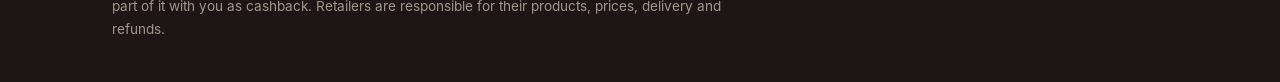
<file: contact.html>
<!doctype html>
<html lang="en-IN">
<head>
  <meta charset="utf-8">
  <meta name="viewport" content="width=device-width, initial-scale=1">
  <title>Contact Worthback | Worthback</title>
  <meta name="description" content="Contact Worthback to report a purchase, ask about missing cashback, request a UPI withdrawal or ask a question.">
  <meta name="robots" content="index, follow">
  <link rel="canonical" href="https://worthback.in/contact">
  <meta name="theme-color" content="#f6eee1">
  <meta name="format-detection" content="telephone=no">

  <meta property="og:type" content="website">
  <meta property="og:site_name" content="Worthback">
  <meta property="og:locale" content="en_IN">
  <meta property="og:title" content="Contact Worthback | Worthback">
  <meta property="og:description" content="Contact Worthback to report a purchase, ask about missing cashback, request a UPI withdrawal or ask a question.">
  <meta property="og:url" content="https://worthback.in/contact">
  <meta property="og:image" content="https://worthback.in/assets/img/og-image.png">
  <meta property="og:image:width" content="1200">
  <meta property="og:image:height" content="630">
  <meta property="og:image:alt" content="Worthback — shop as you do, get some back.">
  <meta name="twitter:card" content="summary_large_image">
  <meta name="twitter:title" content="Contact Worthback | Worthback">
  <meta name="twitter:description" content="Contact Worthback to report a purchase, ask about missing cashback, request a UPI withdrawal or ask a question.">
  <meta name="twitter:image" content="https://worthback.in/assets/img/og-image.png">

  <link rel="icon" href="favicon.ico" sizes="32x32">
  <link rel="icon" href="favicon.svg" type="image/svg+xml">
  <link rel="apple-touch-icon" href="assets/img/apple-touch-icon.png">
  <link rel="manifest" href="site.webmanifest">
  <link rel="preload" href="assets/fonts/lora-var.woff" as="font" type="font/woff" crossorigin>
  <link rel="stylesheet" href="assets/css/style.css">
  <script src="assets/js/main.js" defer></script>
</head>
<body>
<a class="skip-link" href="#main">Skip to content</a>
<header class="site-header">
  <div class="wrap header-inner">
    <a class="brand" href="index.html" aria-label="Worthback home">
      <img src="assets/img/logo-mark.svg" alt="" width="36" height="36">
      <span class="brand-name">Worth<span>back</span></span>
    </a>
    <button class="nav-toggle" type="button" aria-expanded="false" aria-controls="site-nav" aria-label="Open menu"><span></span></button>
    <nav class="nav" id="site-nav" aria-label="Main">
      <a href="index.html">Home</a>
      <a href="offers.html">Explore Offers</a>
      <a href="how-it-works.html">How It Works</a>
      <a href="about.html">About</a>
      <a href="contact.html" aria-current="page">Contact</a>
      <a class="btn" href="offers.html">Browse offers</a>
    </nav>
  </div>
</header>
<main id="main">
  <section class="page-head">
    <div class="wrap">
      <p class="crumbs"><a href="index.html">Home</a> / Contact</p>
      <h1>Talk to <span class="accent">a person.</span></h1>
      <p class="lede">Report a purchase, chase missing cashback, request a withdrawal or ask anything. Fill in the form and your email app opens with everything ready to send.</p>
    </div>
  </section>
  <section class="section">
    <div class="wrap contact-grid">
      <form class="form" id="contact-form" novalidate>
        <div class="field-row">
          <div class="field">
            <label for="f-name">Your name</label>
            <input id="f-name" name="name" type="text" autocomplete="name" maxlength="80" required>
            <span class="error-msg" aria-live="polite"></span>
          </div>
          <div class="field">
            <label for="f-email">Your email</label>
            <input id="f-email" name="email" type="email" autocomplete="email" maxlength="120" required>
            <span class="error-msg" aria-live="polite"></span>
          </div>
        </div>
        <div class="field">
          <label for="f-topic">What's this about?</label>
          <select id="f-topic" name="topic">
            <option value="general">General question</option>
            <option value="purchase">Report a purchase</option>
            <option value="missing">Missing or declined cashback</option>
            <option value="withdrawal">Withdrawal request</option>
            <option value="privacy">Privacy or data deletion</option>
            <option value="partner">Store or partnership enquiry</option>
          </select>
        </div>

        <div class="conditional" data-topics="purchase missing" hidden>
          <div class="field-row">
            <div class="field">
              <label for="f-store">Store</label>
              <input id="f-store" name="store" type="text" maxlength="80" data-required>
              <span class="error-msg" aria-live="polite"></span>
            </div>
            <div class="field">
              <label for="f-order">Order ID</label>
              <input id="f-order" name="order" type="text" maxlength="80" data-required>
              <span class="error-msg" aria-live="polite"></span>
            </div>
          </div>
          <div class="field-row">
            <div class="field">
              <label for="f-date">Order date</label>
              <input id="f-date" name="date" type="date" data-required>
              <span class="error-msg" aria-live="polite"></span>
            </div>
            <div class="field">
              <label for="f-value">Order amount in ₹ (optional)</label>
              <input id="f-value" name="value" type="number" min="0" step="0.01" inputmode="decimal">
              <span class="error-msg" aria-live="polite"></span>
            </div>
          </div>
        </div>

        <div class="conditional" data-topics="withdrawal" hidden>
          <div class="safety-note"><svg viewBox="0 0 24 24" fill="none" stroke="currentColor" stroke-width="2" stroke-linecap="round" stroke-linejoin="round" aria-hidden="true"><rect x="5" y="11" width="14" height="10" rx="2"/><path d="M8 11V8a4 4 0 0 1 8 0v3"/></svg><span>We only need your UPI ID. Never share your UPI PIN or OTP with anyone, including us.</span></div>
          <div class="field-row">
            <div class="field">
              <label for="f-upi">UPI ID</label>
              <input id="f-upi" name="upi" type="text" maxlength="120" autocomplete="off" spellcheck="false" placeholder="name@bank" data-required>
              <span class="error-msg" aria-live="polite"></span>
            </div>
            <div class="field">
              <label for="f-amount">Amount in ₹</label>
              <input id="f-amount" name="amount" type="number" min="100" step="1" inputmode="numeric" data-required>
              <span class="hint">Minimum ₹100 of approved cashback.</span>
              <span class="error-msg" aria-live="polite"></span>
            </div>
          </div>
        </div>

        <div class="field">
          <label for="f-message">Message <span id="message-optional" hidden>(optional)</span></label>
          <textarea id="f-message" name="message" maxlength="1500"></textarea>
          <span class="error-msg" aria-live="polite"></span>
        </div>

        <div class="hp" aria-hidden="true">
          <label for="f-website">Leave this empty</label>
          <input id="f-website" name="website" type="text" tabindex="-1" autocomplete="off">
        </div>

        <label class="check" for="f-consent">
          <input id="f-consent" name="consent" type="checkbox" required>
          <span>I agree that Worthback may use these details to handle my request, as described in the <a class="text-link" href="privacy-policy.html">Privacy Policy</a>.</span>
        </label>

        <button class="btn btn-clay btn-block" type="submit">Compose email <svg viewBox="0 0 24 24" fill="none" stroke="currentColor" stroke-width="2" stroke-linecap="round" stroke-linejoin="round" aria-hidden="true"><path d="M5 12h14M13 6l6 6-6 6"/></svg></button>
        <div class="form-status" id="form-status" role="status" aria-live="polite"></div>
      </form>

      <aside>
        <div class="fact-card">
          <dl>
            <div><dt>Email</dt><dd><a href="mailto:support@worthback.in">support@worthback.in</a></dd></div>
            <div><dt>Address</dt><dd>Tronglaobi Tidim Road, Manipur</dd></div>
          </dl>
        </div>
        <div class="card" style="margin-top:20px">
          <h3>Helpful to include</h3>
          <p>For purchases and missing cashback: the store, order ID and order date, sent from the same email each time. Screenshots of the order confirmation help too. Attach them in your email app before sending.</p>
        </div>
        <p class="muted" style="margin-top:20px;font-size:.92rem">Read the <a class="text-link" href="cashback-policy.html">Cashback Policy</a> and <a class="text-link" href="refund-policy.html">Refund &amp; Cancellation Policy</a> for timelines and rules.</p>
      </aside>
    </div>
  </section>
</main>
<footer class="site-footer">
  <div class="wrap">
    <div class="footer-grid">
      <div>
        <a class="brand" href="index.html" aria-label="Worthback home">
          <img src="assets/img/logo-mark.svg" alt="" width="36" height="36">
          <span class="brand-name">Worth<span>back</span></span>
        </a>
        <p class="footer-blurb">An Indian cashback and rewards website. Shop through our links and get part of the reward back to your UPI.</p>
      </div>
      <div>
        <h2>Explore</h2>
        <ul>
          <li><a href="index.html">Home</a></li>
          <li><a href="offers.html">Explore Offers</a></li>
          <li><a href="how-it-works.html">How It Works</a></li>
          <li><a href="about.html">About</a></li>
          <li><a href="contact.html">Contact</a></li>
        </ul>
      </div>
      <div>
        <h2>Policies</h2>
        <ul>
          <li><a href="privacy-policy.html">Privacy Policy</a></li>
          <li><a href="terms.html">Terms &amp; Conditions</a></li>
          <li><a href="cashback-policy.html">Cashback Policy</a></li>
          <li><a href="refund-policy.html">Refund &amp; Cancellation</a></li>
        </ul>
      </div>
      <div>
        <h2>Reach us</h2>
        <ul>
          <li><a href="mailto:support@worthback.in">support@worthback.in</a></li>
          <li><address>Tronglaobi Tidim Road, Manipur</address></li>
        </ul>
      </div>
    </div>
    <div class="footer-bottom">
      <p class="disclosure">Worthback earns a commission from partner retailers when you shop through our links, and shares part of it with you as cashback. Retailers are responsible for their products, prices, delivery and refunds.</p>
      <p>&copy; <span id="year">2026</span> Worthback</p>
    </div>
  </div>
</footer>
</body>
</html>
</file>
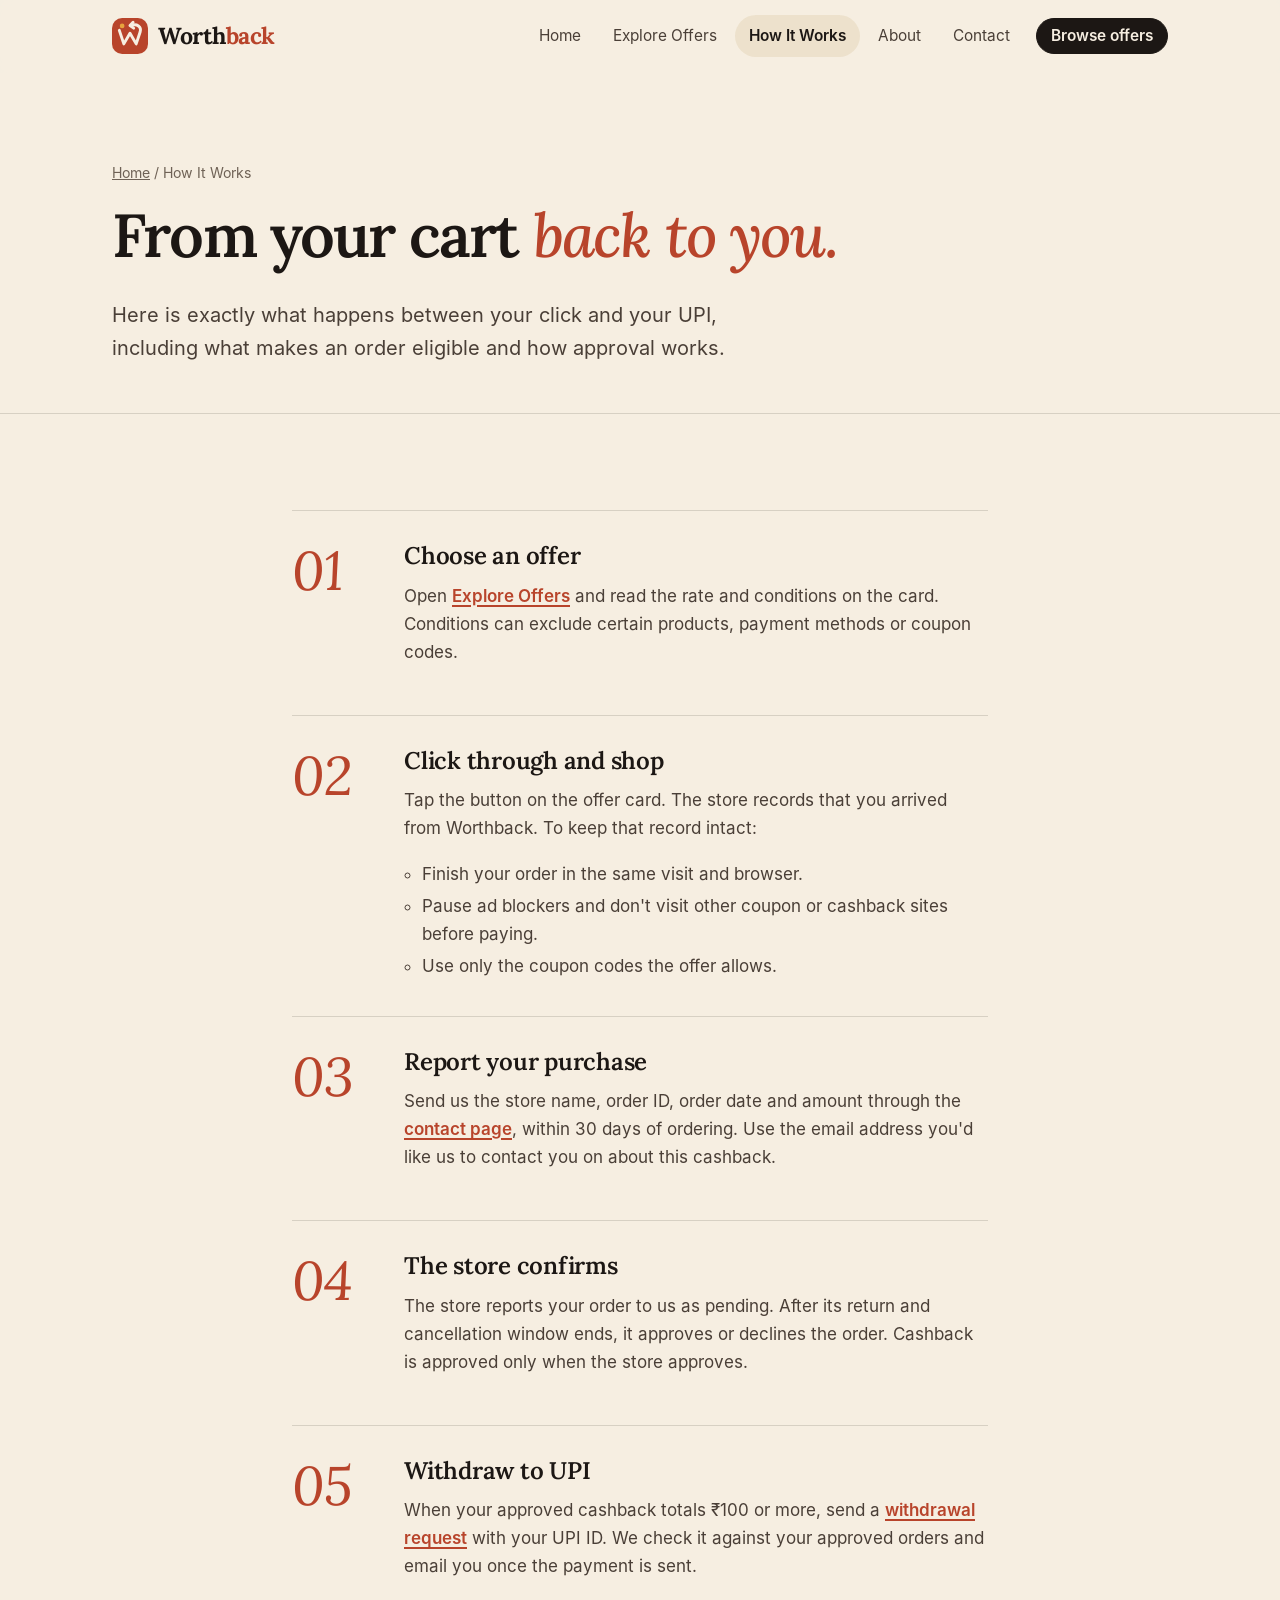
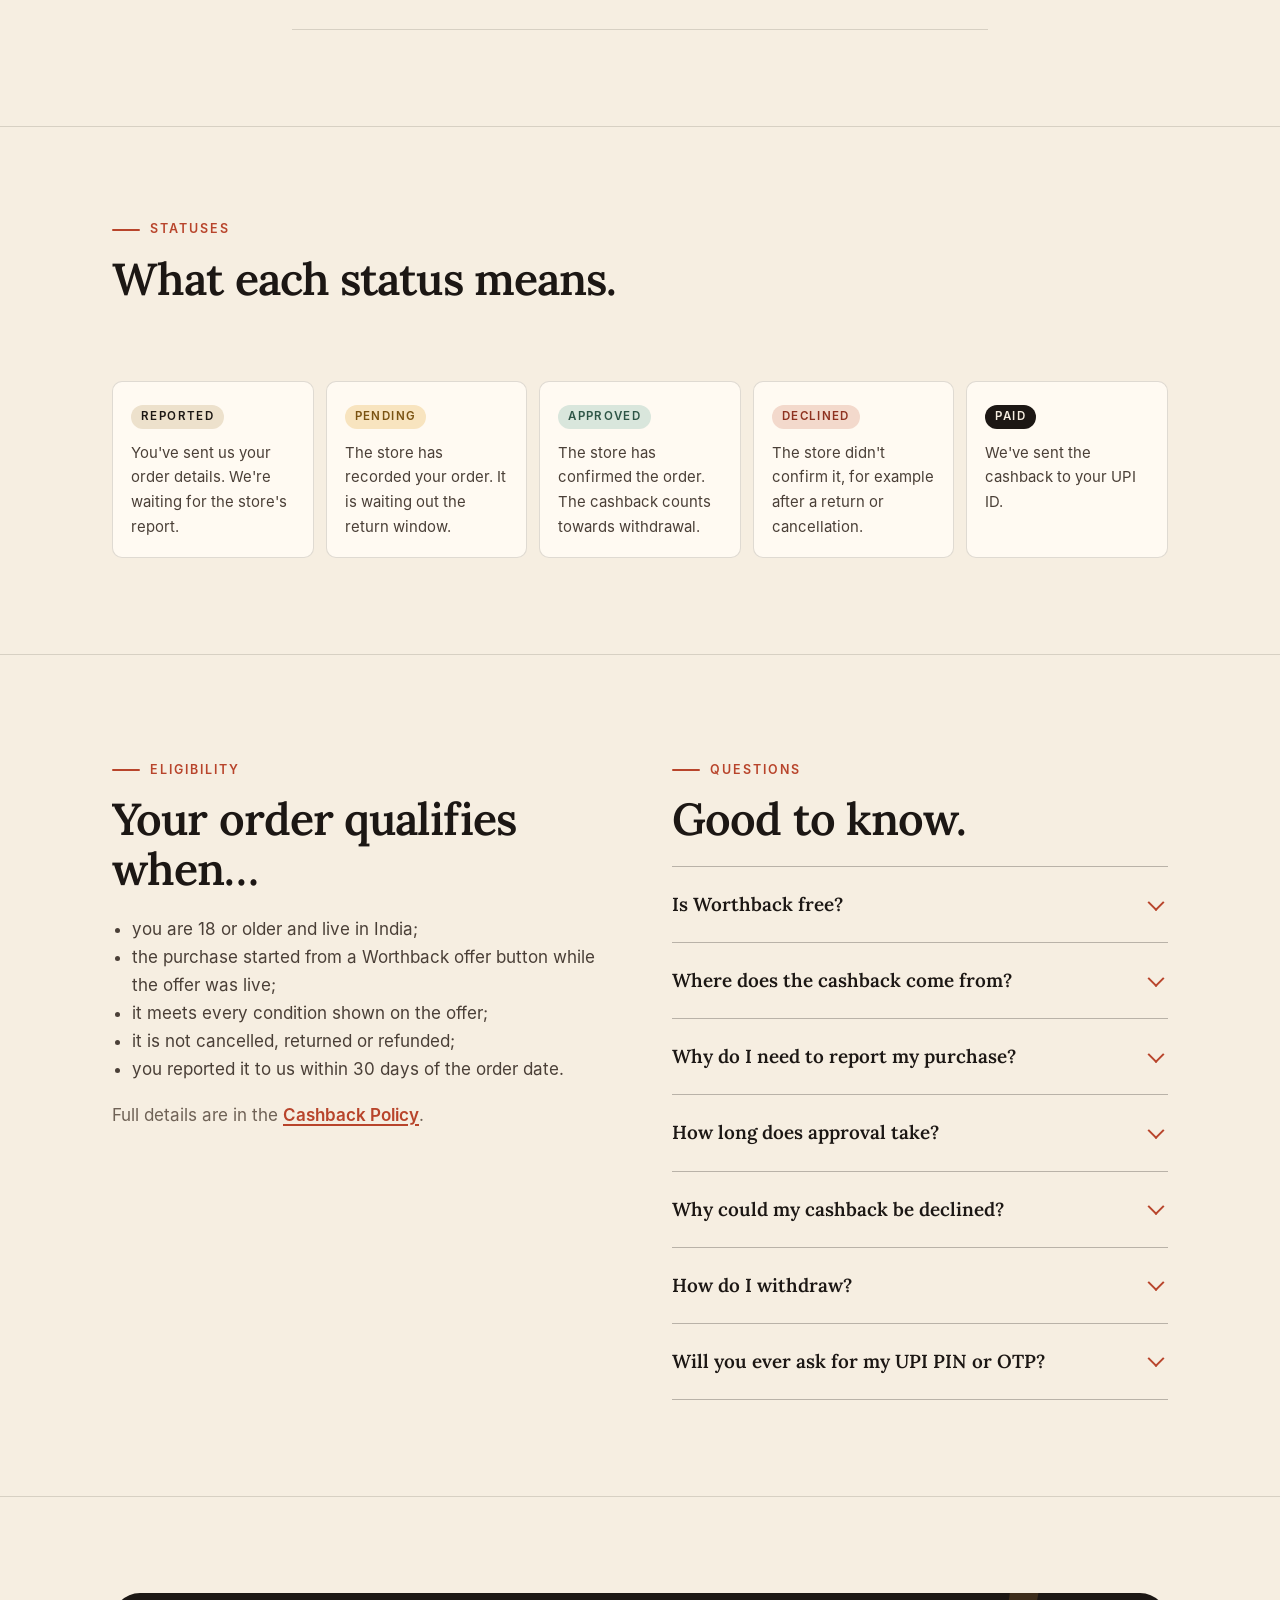
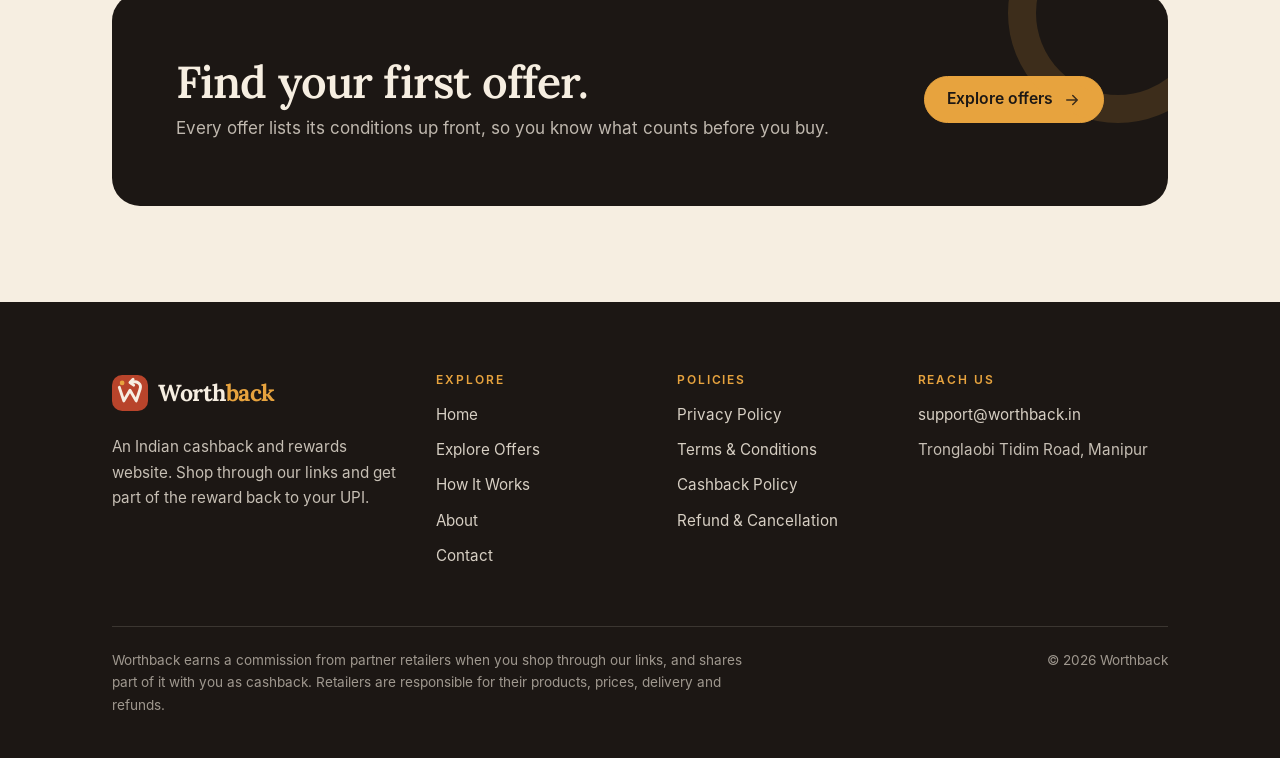
<file: how-it-works.html>
<!doctype html>
<html lang="en-IN">
<head>
  <meta charset="utf-8">
  <meta name="viewport" content="width=device-width, initial-scale=1">
  <title>How Cashback Works | Worthback</title>
  <meta name="description" content="How Worthback cashback works: tracking, reporting your purchase, store approval, eligibility and UPI withdrawal from ₹100.">
  <meta name="robots" content="index, follow">
  <link rel="canonical" href="https://worthback.in/how-it-works">
  <meta name="theme-color" content="#f6eee1">
  <meta name="format-detection" content="telephone=no">

  <meta property="og:type" content="website">
  <meta property="og:site_name" content="Worthback">
  <meta property="og:locale" content="en_IN">
  <meta property="og:title" content="How Cashback Works | Worthback">
  <meta property="og:description" content="How Worthback cashback works: tracking, reporting your purchase, store approval, eligibility and UPI withdrawal from ₹100.">
  <meta property="og:url" content="https://worthback.in/how-it-works">
  <meta property="og:image" content="https://worthback.in/assets/img/og-image.png">
  <meta property="og:image:width" content="1200">
  <meta property="og:image:height" content="630">
  <meta property="og:image:alt" content="Worthback — shop as you do, get some back.">
  <meta name="twitter:card" content="summary_large_image">
  <meta name="twitter:title" content="How Cashback Works | Worthback">
  <meta name="twitter:description" content="How Worthback cashback works: tracking, reporting your purchase, store approval, eligibility and UPI withdrawal from ₹100.">
  <meta name="twitter:image" content="https://worthback.in/assets/img/og-image.png">

  <link rel="icon" href="favicon.ico" sizes="32x32">
  <link rel="icon" href="favicon.svg" type="image/svg+xml">
  <link rel="apple-touch-icon" href="assets/img/apple-touch-icon.png">
  <link rel="manifest" href="site.webmanifest">
  <link rel="preload" href="assets/fonts/lora-var.woff" as="font" type="font/woff" crossorigin>
  <link rel="stylesheet" href="assets/css/style.css">
  <script src="assets/js/main.js" defer></script>
  <script type="application/ld+json">{"@context": "https://schema.org", "@type": "FAQPage", "mainEntity": [{"@type": "Question", "name": "Is Worthback free?", "acceptedAnswer": {"@type": "Answer", "text": "Yes. Worthback costs nothing to use. You pay the store its normal price, and we never ask you to pay us anything."}}, {"@type": "Question", "name": "Where does the cashback come from?", "acceptedAnswer": {"@type": "Answer", "text": "Stores pay Worthback a commission when someone buys through our link. We share part of that commission with you as cashback."}}, {"@type": "Question", "name": "Why do I need to report my purchase?", "acceptedAnswer": {"@type": "Answer", "text": "Worthback does not use member accounts. When you send us your order details, we can match your purchase with the store's report and know who to pay."}}, {"@type": "Question", "name": "How long does approval take?", "acceptedAnswer": {"@type": "Answer", "text": "It depends on the store. Most stores confirm an order only after their return and cancellation window ends, and some then take extra time to report. We email you when the status changes."}}, {"@type": "Question", "name": "Why could my cashback be declined?", "acceptedAnswer": {"@type": "Answer", "text": "Common reasons are a returned or cancelled order, a coupon code the offer didn't allow, a purchase that didn't start from our link, or a product the offer excludes. See the Cashback Policy for the full list."}}, {"@type": "Question", "name": "How do I withdraw?", "acceptedAnswer": {"@type": "Answer", "text": "Once your approved cashback reaches ₹100, send a withdrawal request with your UPI ID from the contact page. We pay by UPI only."}}, {"@type": "Question", "name": "Will you ever ask for my UPI PIN or OTP?", "acceptedAnswer": {"@type": "Answer", "text": "Never. To pay you we only need your UPI ID. Anyone asking for your PIN, OTP, passwords or card details in our name is not us. Please report it to support@worthback.in."}}]}</script>
</head>
<body>
<a class="skip-link" href="#main">Skip to content</a>
<header class="site-header">
  <div class="wrap header-inner">
    <a class="brand" href="index.html" aria-label="Worthback home">
      <img src="assets/img/logo-mark.svg" alt="" width="36" height="36">
      <span class="brand-name">Worth<span>back</span></span>
    </a>
    <button class="nav-toggle" type="button" aria-expanded="false" aria-controls="site-nav" aria-label="Open menu"><span></span></button>
    <nav class="nav" id="site-nav" aria-label="Main">
      <a href="index.html">Home</a>
      <a href="offers.html">Explore Offers</a>
      <a href="how-it-works.html" aria-current="page">How It Works</a>
      <a href="about.html">About</a>
      <a href="contact.html">Contact</a>
      <a class="btn" href="offers.html">Browse offers</a>
    </nav>
  </div>
</header>
<main id="main">
  <section class="page-head">
    <div class="wrap">
      <p class="crumbs"><a href="index.html">Home</a> / How It Works</p>
      <h1>From your cart <span class="accent">back to you.</span></h1>
      <p class="lede">Here is exactly what happens between your click and your UPI, including what makes an order eligible and how approval works.</p>
    </div>
  </section>
  <section class="section">
    <div class="wrap narrow">
      <ol class="flow">
        <li><span class="num">01</span><div><h3>Choose an offer</h3><p>Open <a class="text-link" href="offers.html">Explore Offers</a> and read the rate and conditions on the card. Conditions can exclude certain products, payment methods or coupon codes.</p></div></li>
        <li><span class="num">02</span><div><h3>Click through and shop</h3><p>Tap the button on the offer card. The store records that you arrived from Worthback. To keep that record intact:</p>
          <ul><li>Finish your order in the same visit and browser.</li><li>Pause ad blockers and don't visit other coupon or cashback sites before paying.</li><li>Use only the coupon codes the offer allows.</li></ul></div></li>
        <li><span class="num">03</span><div><h3>Report your purchase</h3><p>Send us the store name, order ID, order date and amount through the <a class="text-link" href="contact.html?topic=purchase">contact page</a>, within 30 days of ordering. Use the email address you'd like us to contact you on about this cashback.</p></div></li>
        <li><span class="num">04</span><div><h3>The store confirms</h3><p>The store reports your order to us as pending. After its return and cancellation window ends, it approves or declines the order. Cashback is approved only when the store approves.</p></div></li>
        <li><span class="num">05</span><div><h3>Withdraw to UPI</h3><p>When your approved cashback totals ₹100 or more, send a <a class="text-link" href="contact.html?topic=withdrawal">withdrawal request</a> with your UPI ID. We check it against your approved orders and email you once the payment is sent.</p></div></li>
      </ol>
    </div>
  </section>

  <section class="section">
    <div class="wrap">
      <div class="section-head">
        <p class="eyebrow">Statuses</p>
        <h2>What each status means.</h2>
      </div>
      <div class="status-list">
        <div class="status s-reported"><b>Reported</b><p>You've sent us your order details. We're waiting for the store's report.</p></div>
        <div class="status s-pending"><b>Pending</b><p>The store has recorded your order. It is waiting out the return window.</p></div>
        <div class="status s-approved"><b>Approved</b><p>The store has confirmed the order. The cashback counts towards withdrawal.</p></div>
        <div class="status s-declined"><b>Declined</b><p>The store didn't confirm it, for example after a return or cancellation.</p></div>
        <div class="status s-paid"><b>Paid</b><p>We've sent the cashback to your UPI ID.</p></div>
      </div>
    </div>
  </section>

  <section class="section">
    <div class="wrap grid grid-2" style="gap:clamp(28px,5vw,64px)">
      <div>
        <p class="eyebrow">Eligibility</p>
        <h2>Your order qualifies when…</h2>
        <ul class="flow-list" style="padding-left:20px;color:var(--ink-2)">
          <li>you are 18 or older and live in India;</li>
          <li>the purchase started from a Worthback offer button while the offer was live;</li>
          <li>it meets every condition shown on the offer;</li>
          <li>it is not cancelled, returned or refunded;</li>
          <li>you reported it to us within 30 days of the order date.</li>
        </ul>
        <p class="muted" style="margin-top:12px">Full details are in the <a class="text-link" href="cashback-policy.html">Cashback Policy</a>.</p>
      </div>
      <div>
        <p class="eyebrow">Questions</p>
        <h2>Good to know.</h2>
        <div class="faq">
        <details><summary>Is Worthback free?</summary><div class="answer"><p>Yes. Worthback costs nothing to use. You pay the store its normal price, and we never ask you to pay us anything.</p></div></details>
        <details><summary>Where does the cashback come from?</summary><div class="answer"><p>Stores pay Worthback a commission when someone buys through our link. We share part of that commission with you as cashback.</p></div></details>
        <details><summary>Why do I need to report my purchase?</summary><div class="answer"><p>Worthback does not use member accounts. When you send us your order details, we can match your purchase with the store's report and know who to pay.</p></div></details>
        <details><summary>How long does approval take?</summary><div class="answer"><p>It depends on the store. Most stores confirm an order only after their return and cancellation window ends, and some then take extra time to report. We email you when the status changes.</p></div></details>
        <details><summary>Why could my cashback be declined?</summary><div class="answer"><p>Common reasons are a returned or cancelled order, a coupon code the offer didn't allow, a purchase that didn't start from our link, or a product the offer excludes. See the <a class="text-link" href="cashback-policy.html">Cashback Policy</a> for the full list.</p></div></details>
        <details><summary>How do I withdraw?</summary><div class="answer"><p>Once your approved cashback reaches ₹100, send a withdrawal request with your UPI ID from the <a class="text-link" href="contact.html?topic=withdrawal">contact page</a>. We pay by UPI only.</p></div></details>
        <details><summary>Will you ever ask for my UPI PIN or OTP?</summary><div class="answer"><p>Never. To pay you we only need your UPI ID. Anyone asking for your PIN, OTP, passwords or card details in our name is not us. Please report it to <a class="text-link" href="mailto:support@worthback.in">support@worthback.in</a>.</p></div></details>
        </div>
      </div>
    </div>
  </section>

  <section class="section">
    <div class="wrap">
      <div class="cta-band">
        <div>
          <h2>Find your first offer.</h2>
          <p>Every offer lists its conditions up front, so you know what counts before you buy.</p>
        </div>
        <a class="btn" href="offers.html">Explore offers <svg viewBox="0 0 24 24" fill="none" stroke="currentColor" stroke-width="2" stroke-linecap="round" stroke-linejoin="round" aria-hidden="true"><path d="M5 12h14M13 6l6 6-6 6"/></svg></a>
      </div>
    </div>
  </section>
</main>
<footer class="site-footer">
  <div class="wrap">
    <div class="footer-grid">
      <div>
        <a class="brand" href="index.html" aria-label="Worthback home">
          <img src="assets/img/logo-mark.svg" alt="" width="36" height="36">
          <span class="brand-name">Worth<span>back</span></span>
        </a>
        <p class="footer-blurb">An Indian cashback and rewards website. Shop through our links and get part of the reward back to your UPI.</p>
      </div>
      <div>
        <h2>Explore</h2>
        <ul>
          <li><a href="index.html">Home</a></li>
          <li><a href="offers.html">Explore Offers</a></li>
          <li><a href="how-it-works.html">How It Works</a></li>
          <li><a href="about.html">About</a></li>
          <li><a href="contact.html">Contact</a></li>
        </ul>
      </div>
      <div>
        <h2>Policies</h2>
        <ul>
          <li><a href="privacy-policy.html">Privacy Policy</a></li>
          <li><a href="terms.html">Terms &amp; Conditions</a></li>
          <li><a href="cashback-policy.html">Cashback Policy</a></li>
          <li><a href="refund-policy.html">Refund &amp; Cancellation</a></li>
        </ul>
      </div>
      <div>
        <h2>Reach us</h2>
        <ul>
          <li><a href="mailto:support@worthback.in">support@worthback.in</a></li>
          <li><address>Tronglaobi Tidim Road, Manipur</address></li>
        </ul>
      </div>
    </div>
    <div class="footer-bottom">
      <p class="disclosure">Worthback earns a commission from partner retailers when you shop through our links, and shares part of it with you as cashback. Retailers are responsible for their products, prices, delivery and refunds.</p>
      <p>&copy; <span id="year">2026</span> Worthback</p>
    </div>
  </div>
</footer>
</body>
</html>
</file>
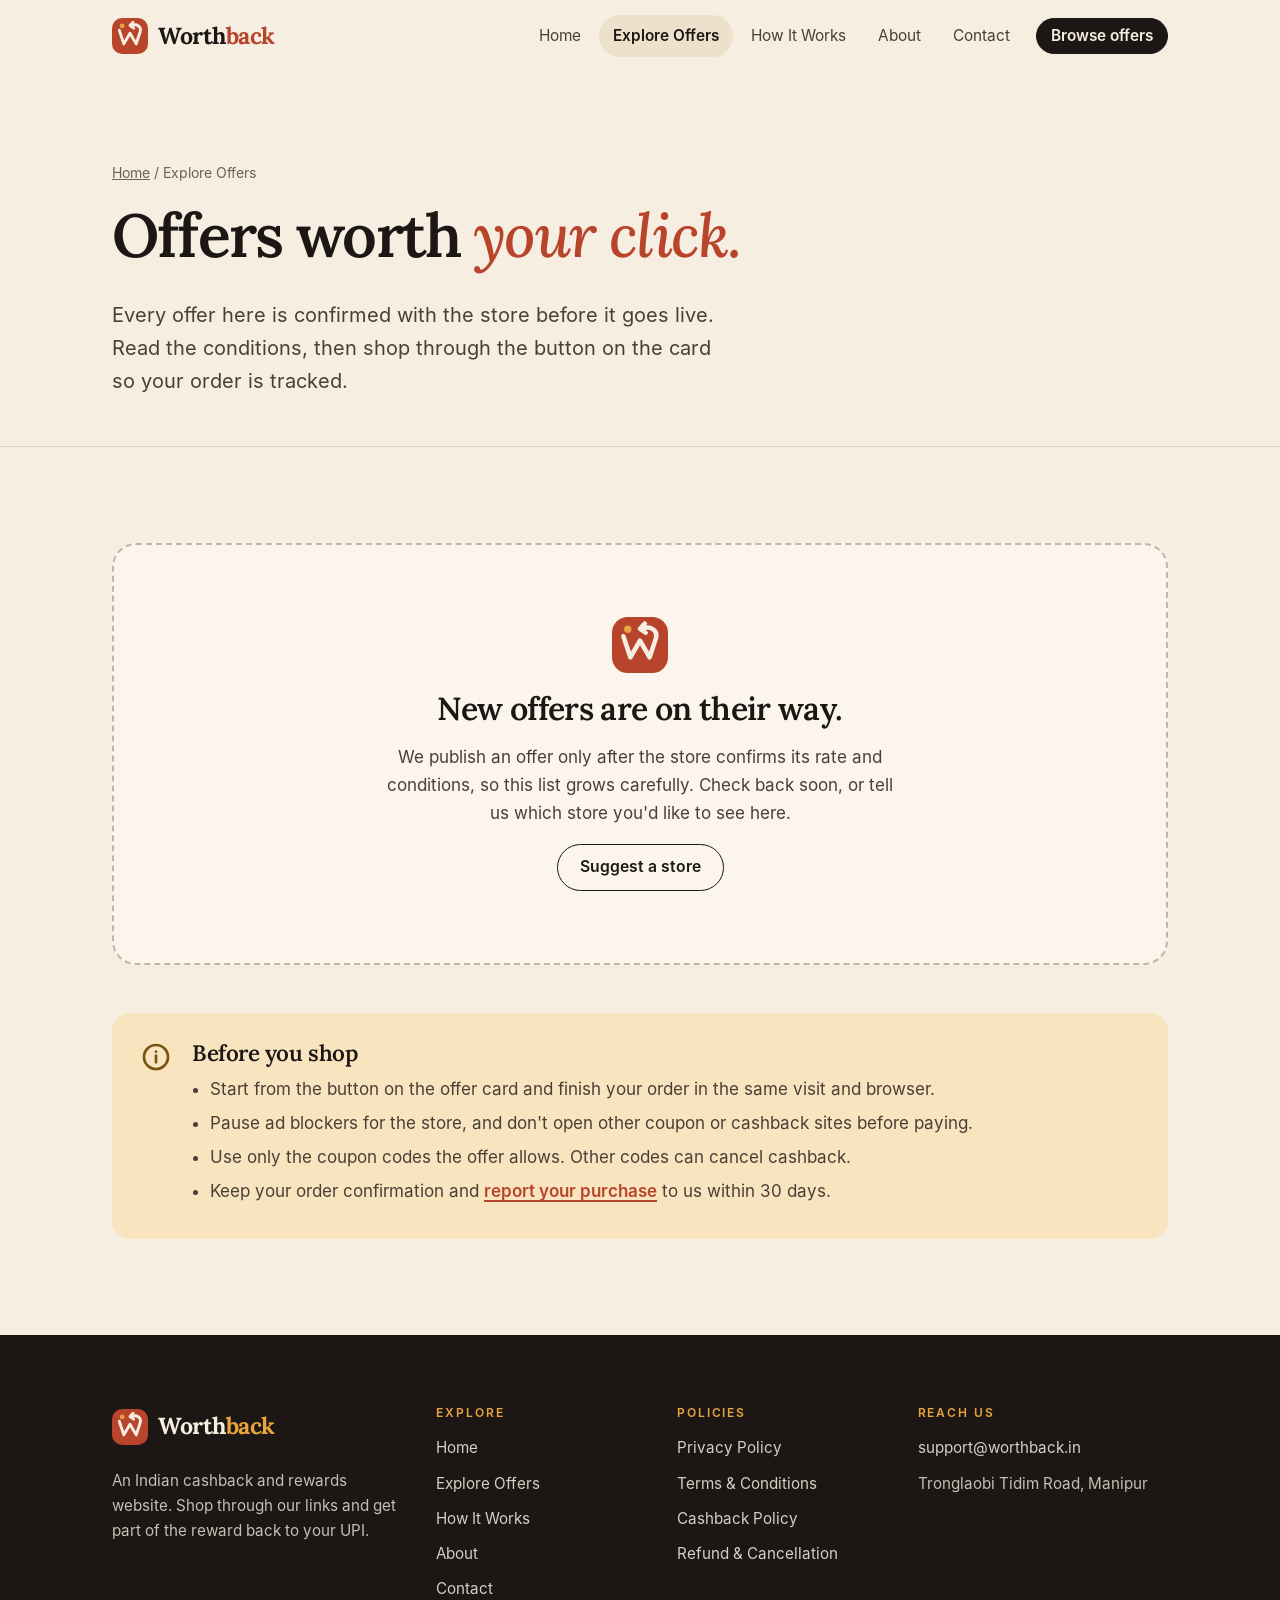
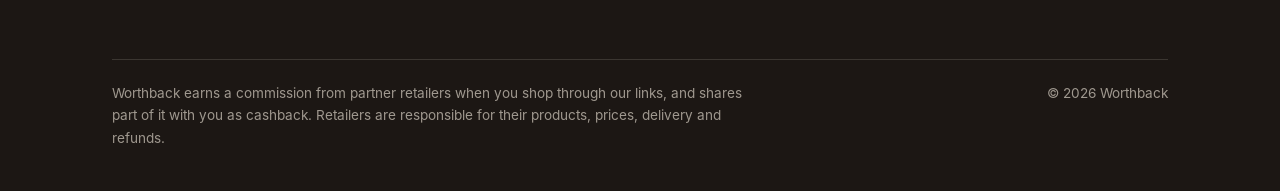
<file: offers.html>
<!doctype html>
<html lang="en-IN">
<head>
  <meta charset="utf-8">
  <meta name="viewport" content="width=device-width, initial-scale=1">
  <title>Explore Offers | Worthback</title>
  <meta name="description" content="Browse confirmed cashback offers from partner stores on Worthback, each with its rate and conditions in full.">
  <meta name="robots" content="index, follow">
  <link rel="canonical" href="https://worthback.in/offers">
  <meta name="theme-color" content="#f6eee1">
  <meta name="format-detection" content="telephone=no">

  <meta property="og:type" content="website">
  <meta property="og:site_name" content="Worthback">
  <meta property="og:locale" content="en_IN">
  <meta property="og:title" content="Explore Offers | Worthback">
  <meta property="og:description" content="Browse confirmed cashback offers from partner stores on Worthback, each with its rate and conditions in full.">
  <meta property="og:url" content="https://worthback.in/offers">
  <meta property="og:image" content="https://worthback.in/assets/img/og-image.png">
  <meta property="og:image:width" content="1200">
  <meta property="og:image:height" content="630">
  <meta property="og:image:alt" content="Worthback — shop as you do, get some back.">
  <meta name="twitter:card" content="summary_large_image">
  <meta name="twitter:title" content="Explore Offers | Worthback">
  <meta name="twitter:description" content="Browse confirmed cashback offers from partner stores on Worthback, each with its rate and conditions in full.">
  <meta name="twitter:image" content="https://worthback.in/assets/img/og-image.png">

  <link rel="icon" href="favicon.ico" sizes="32x32">
  <link rel="icon" href="favicon.svg" type="image/svg+xml">
  <link rel="apple-touch-icon" href="assets/img/apple-touch-icon.png">
  <link rel="manifest" href="site.webmanifest">
  <link rel="preload" href="assets/fonts/lora-var.woff" as="font" type="font/woff" crossorigin>
  <link rel="stylesheet" href="assets/css/style.css">
  <script src="assets/js/offers.js" defer></script>
  <script src="assets/js/main.js" defer></script>
</head>
<body>
<a class="skip-link" href="#main">Skip to content</a>
<header class="site-header">
  <div class="wrap header-inner">
    <a class="brand" href="index.html" aria-label="Worthback home">
      <img src="assets/img/logo-mark.svg" alt="" width="36" height="36">
      <span class="brand-name">Worth<span>back</span></span>
    </a>
    <button class="nav-toggle" type="button" aria-expanded="false" aria-controls="site-nav" aria-label="Open menu"><span></span></button>
    <nav class="nav" id="site-nav" aria-label="Main">
      <a href="index.html">Home</a>
      <a href="offers.html" aria-current="page">Explore Offers</a>
      <a href="how-it-works.html">How It Works</a>
      <a href="about.html">About</a>
      <a href="contact.html">Contact</a>
      <a class="btn" href="offers.html">Browse offers</a>
    </nav>
  </div>
</header>
<main id="main">
  <section class="page-head">
    <div class="wrap">
      <p class="crumbs"><a href="index.html">Home</a> / Explore Offers</p>
      <h1>Offers worth <span class="accent">your click.</span></h1>
      <p class="lede">Every offer here is confirmed with the store before it goes live. Read the conditions, then shop through the button on the card so your order is tracked.</p>
    </div>
  </section>
  <section class="section">
    <div class="wrap">
      <div class="offer-tools" id="offer-tools">
        <div class="chips" id="offer-chips" role="group" aria-label="Filter by category"></div>
        <div class="search">
          <svg viewBox="0 0 24 24" fill="none" stroke="currentColor" stroke-width="2" stroke-linecap="round" stroke-linejoin="round" aria-hidden="true"><circle cx="11" cy="11" r="7"/><path d="m20 20-3.5-3.5"/></svg>
          <label class="visually-hidden" for="offer-search">Search offers</label>
          <input id="offer-search" type="search" placeholder="Search a store" autocomplete="off">
        </div>
      </div>
      <p class="visually-hidden" id="offer-count" aria-live="polite"></p>
      <div class="offer-grid" id="offer-grid"></div>
      <p class="no-results" id="no-results">No offers match that search. Try another store name or category.</p>

      <div class="empty-state" id="offers-empty" hidden>
        <img src="assets/img/logo-mark.svg" alt="" width="56" height="56">
        <h2>New offers are on their way.</h2>
        <p>We publish an offer only after the store confirms its rate and conditions, so this list grows carefully. Check back soon, or tell us which store you'd like to see here.</p>
        <a class="btn btn-ghost" href="contact.html?topic=general">Suggest a store</a>
      </div>
      <noscript><p class="center muted">Please turn on JavaScript to view offers.</p></noscript>

      <div class="before-you-shop">
        <svg viewBox="0 0 24 24" fill="none" stroke="currentColor" stroke-width="2" stroke-linecap="round" stroke-linejoin="round" aria-hidden="true"><circle cx="12" cy="12" r="9"/><path d="M12 11v5M12 8h.01"/></svg>
        <div>
          <h2>Before you shop</h2>
          <ul>
            <li>Start from the button on the offer card and finish your order in the same visit and browser.</li>
            <li>Pause ad blockers for the store, and don't open other coupon or cashback sites before paying.</li>
            <li>Use only the coupon codes the offer allows. Other codes can cancel cashback.</li>
            <li>Keep your order confirmation and <a class="text-link" href="contact.html?topic=purchase">report your purchase</a> to us within 30 days.</li>
          </ul>
        </div>
      </div>
    </div>
  </section>
</main>
<footer class="site-footer">
  <div class="wrap">
    <div class="footer-grid">
      <div>
        <a class="brand" href="index.html" aria-label="Worthback home">
          <img src="assets/img/logo-mark.svg" alt="" width="36" height="36">
          <span class="brand-name">Worth<span>back</span></span>
        </a>
        <p class="footer-blurb">An Indian cashback and rewards website. Shop through our links and get part of the reward back to your UPI.</p>
      </div>
      <div>
        <h2>Explore</h2>
        <ul>
          <li><a href="index.html">Home</a></li>
          <li><a href="offers.html">Explore Offers</a></li>
          <li><a href="how-it-works.html">How It Works</a></li>
          <li><a href="about.html">About</a></li>
          <li><a href="contact.html">Contact</a></li>
        </ul>
      </div>
      <div>
        <h2>Policies</h2>
        <ul>
          <li><a href="privacy-policy.html">Privacy Policy</a></li>
          <li><a href="terms.html">Terms &amp; Conditions</a></li>
          <li><a href="cashback-policy.html">Cashback Policy</a></li>
          <li><a href="refund-policy.html">Refund &amp; Cancellation</a></li>
        </ul>
      </div>
      <div>
        <h2>Reach us</h2>
        <ul>
          <li><a href="mailto:support@worthback.in">support@worthback.in</a></li>
          <li><address>Tronglaobi Tidim Road, Manipur</address></li>
        </ul>
      </div>
    </div>
    <div class="footer-bottom">
      <p class="disclosure">Worthback earns a commission from partner retailers when you shop through our links, and shares part of it with you as cashback. Retailers are responsible for their products, prices, delivery and refunds.</p>
      <p>&copy; <span id="year">2026</span> Worthback</p>
    </div>
  </div>
</footer>
</body>
</html>
</file>
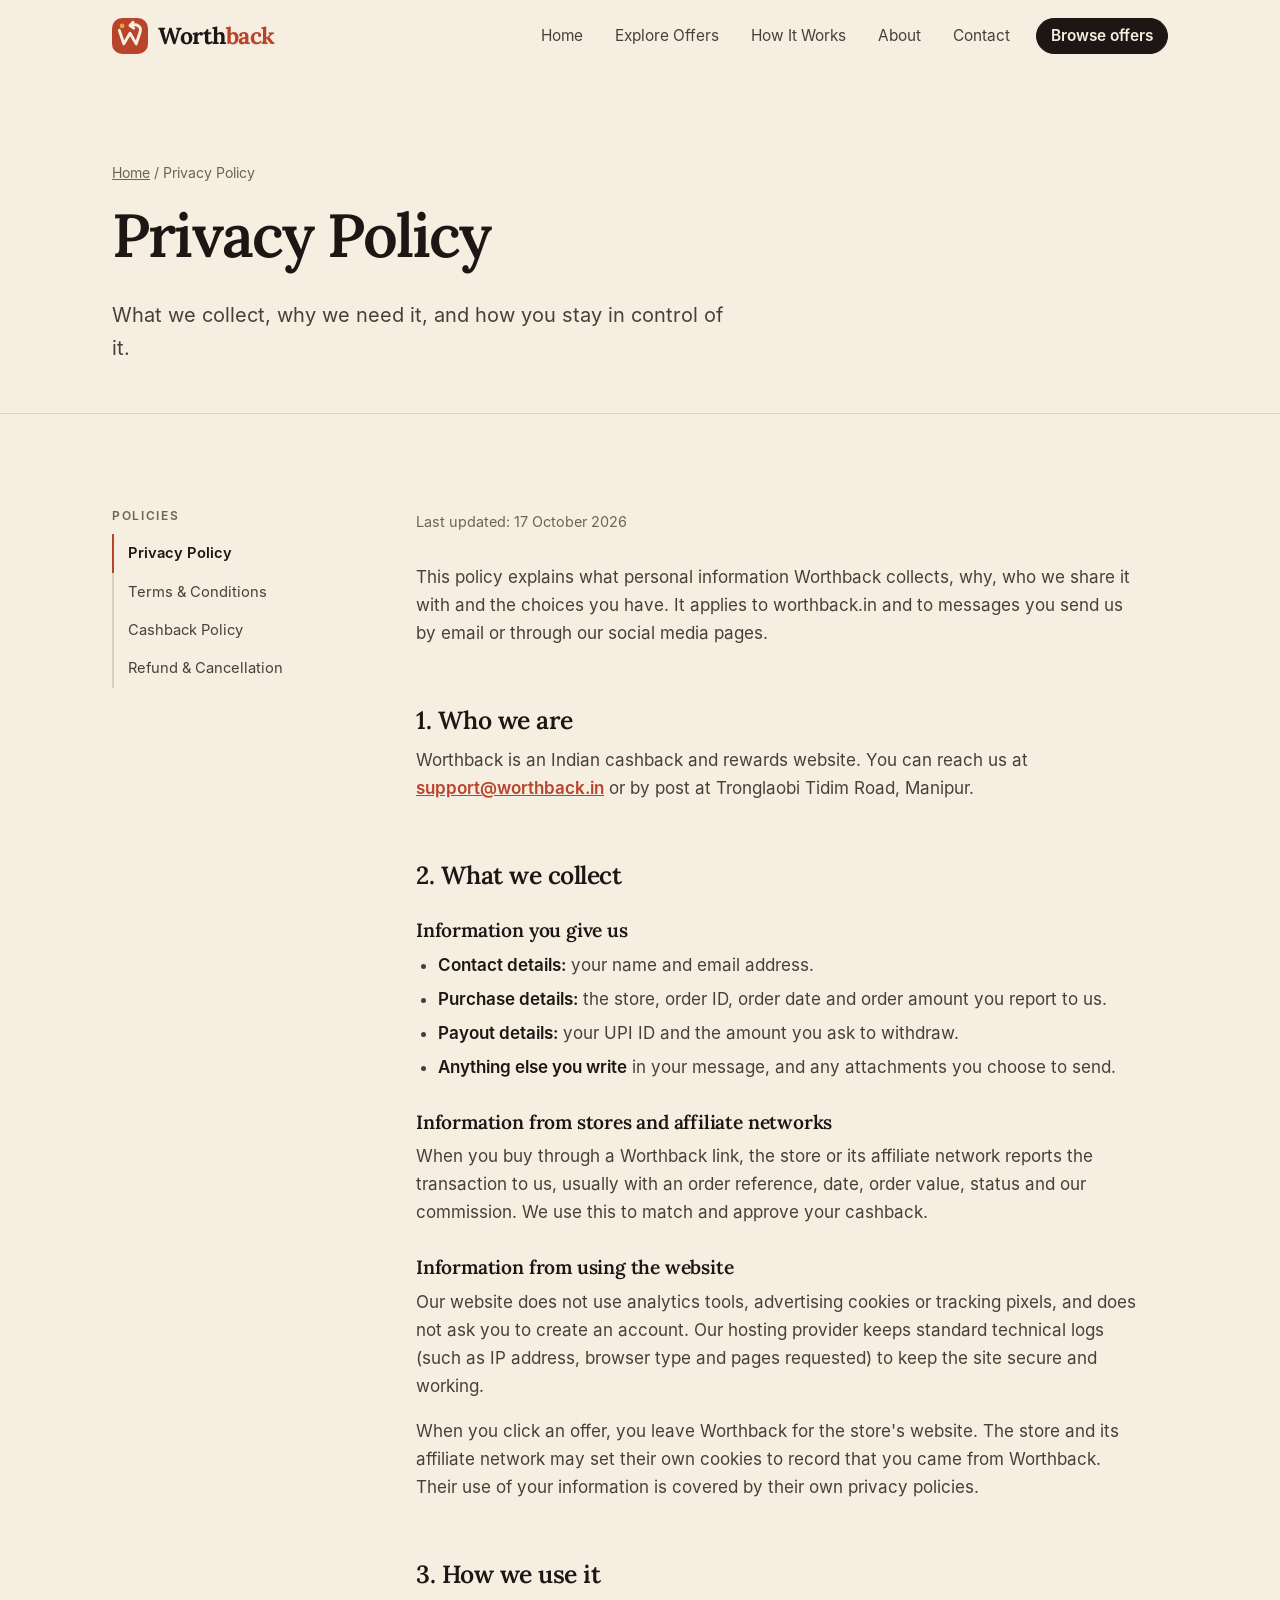
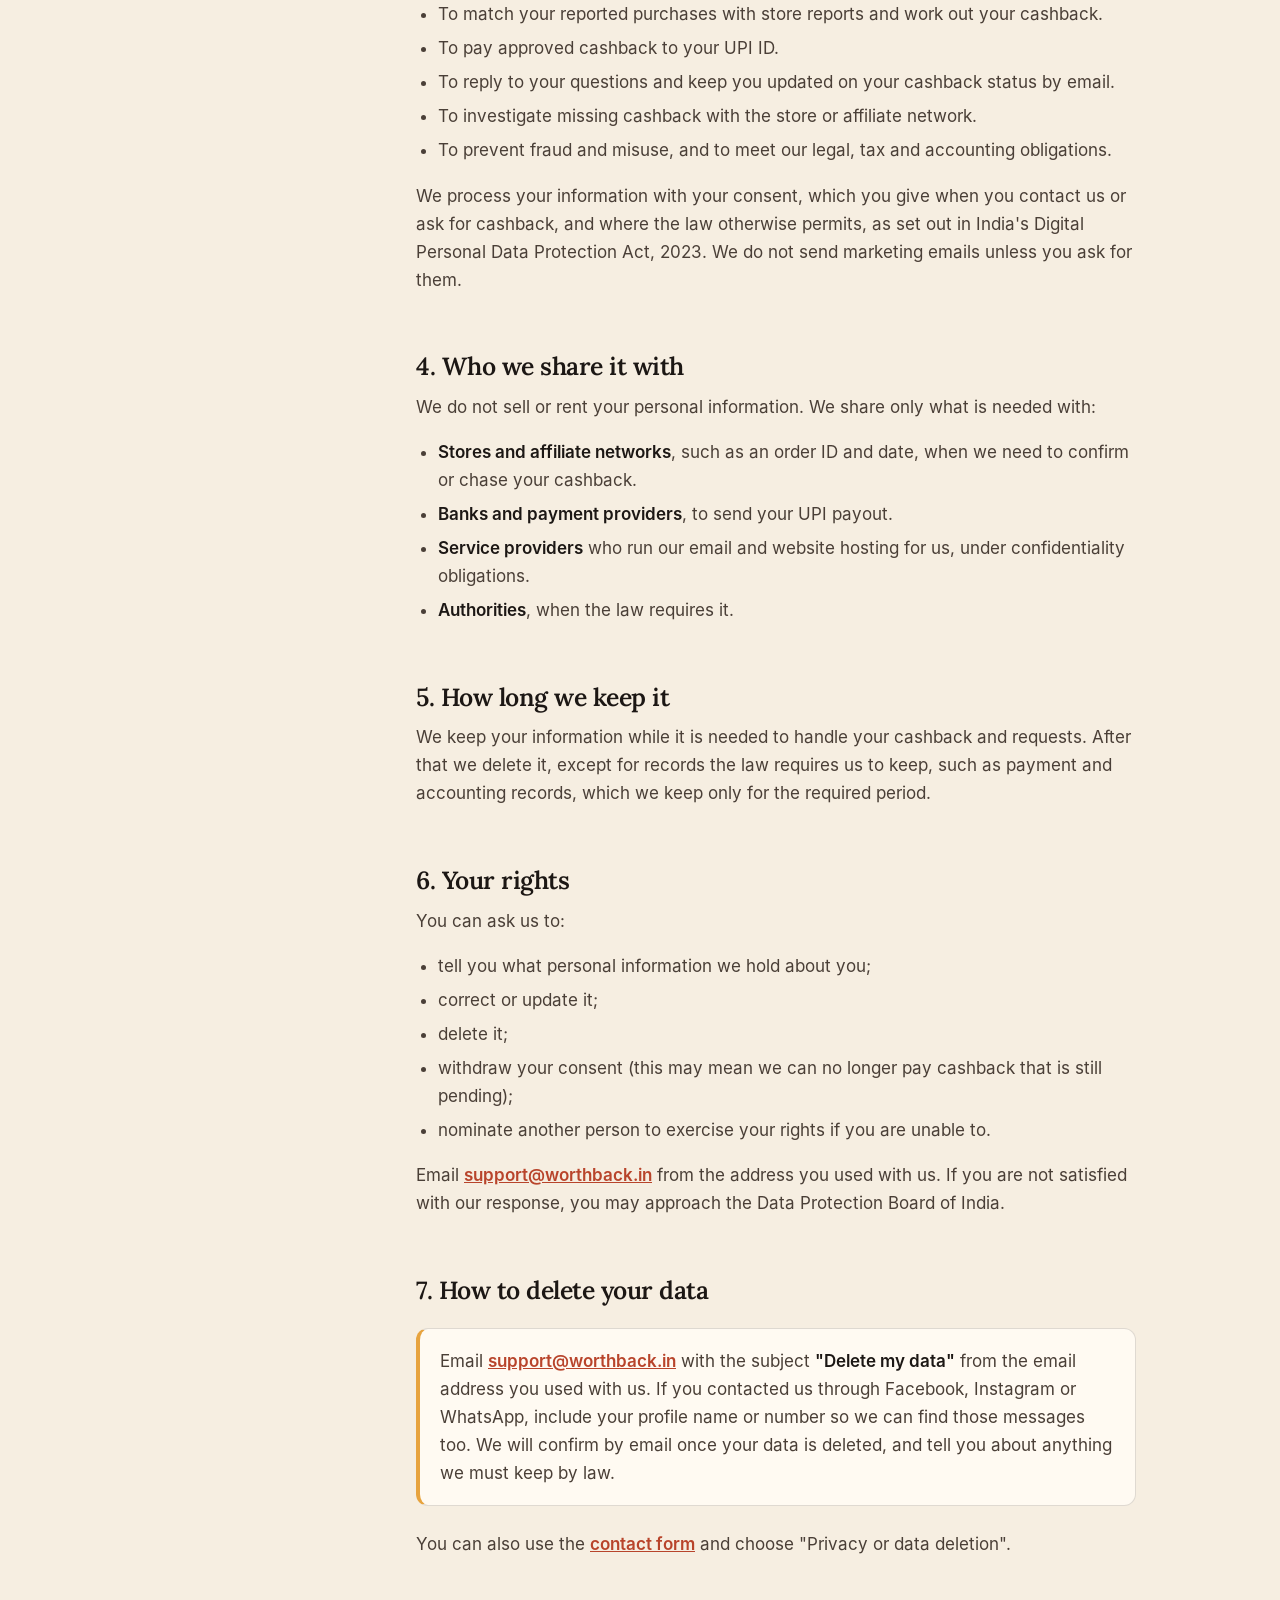
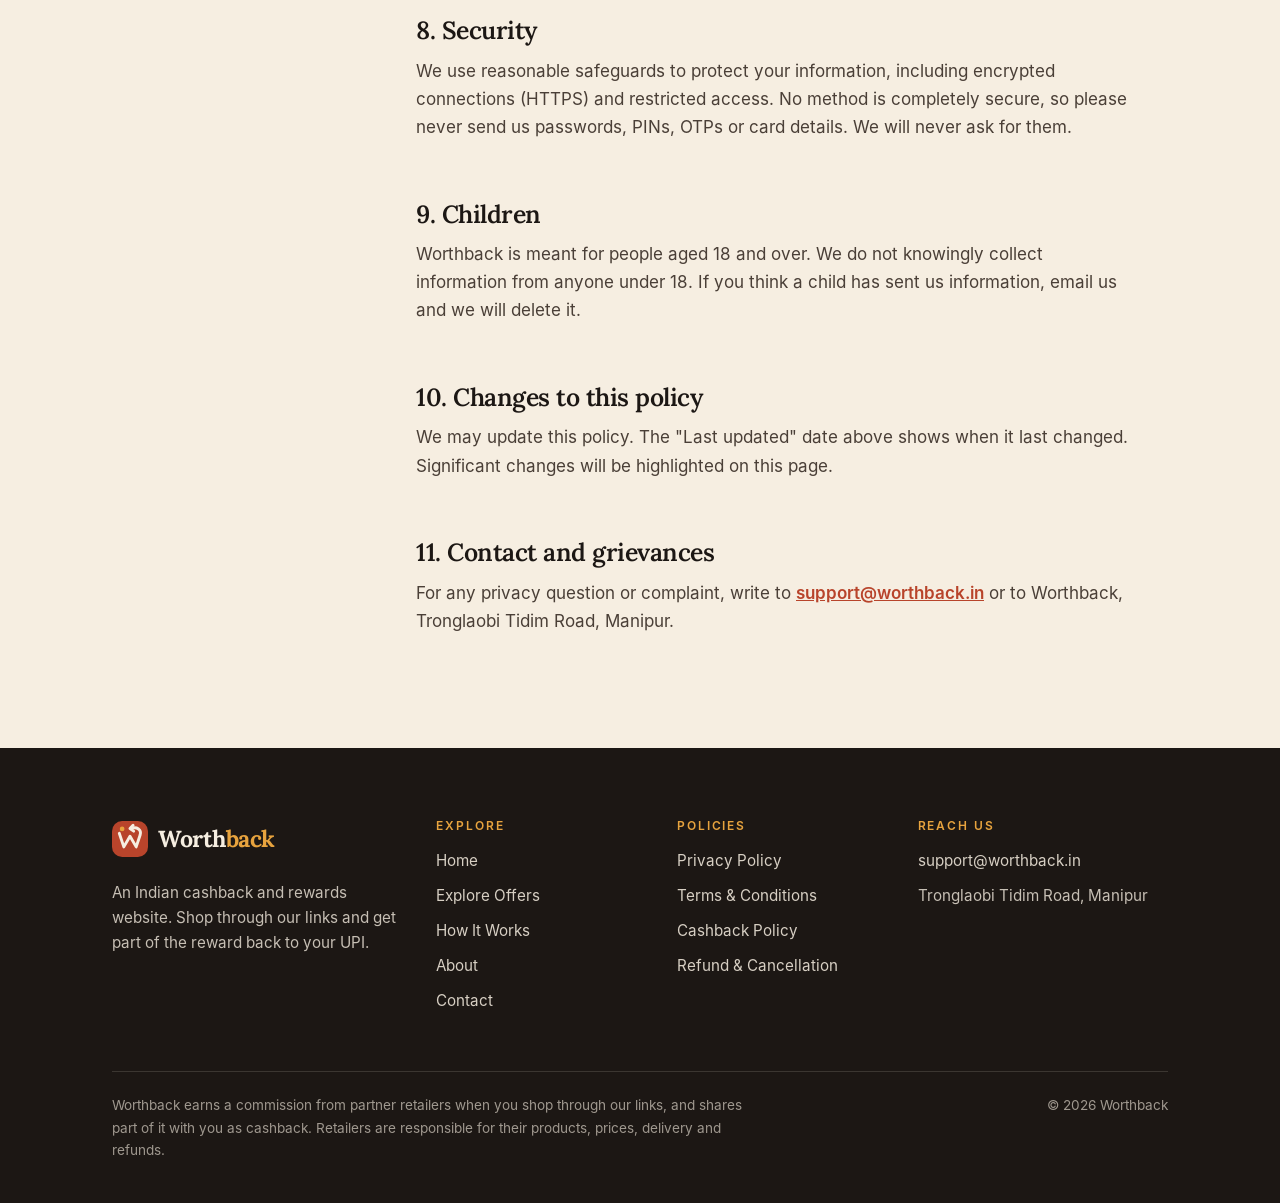
<file: privacy-policy.html>
<!doctype html>
<html lang="en-IN">
<head>
  <meta charset="utf-8">
  <meta name="viewport" content="width=device-width, initial-scale=1">
  <title>Privacy Policy | Worthback</title>
  <meta name="description" content="How Worthback collects, uses, shares and protects your personal information, and how to access or delete it.">
  <meta name="robots" content="index, follow">
  <link rel="canonical" href="https://worthback.in/privacy-policy">
  <meta name="theme-color" content="#f6eee1">
  <meta name="format-detection" content="telephone=no">

  <meta property="og:type" content="website">
  <meta property="og:site_name" content="Worthback">
  <meta property="og:locale" content="en_IN">
  <meta property="og:title" content="Privacy Policy | Worthback">
  <meta property="og:description" content="How Worthback collects, uses, shares and protects your personal information, and how to access or delete it.">
  <meta property="og:url" content="https://worthback.in/privacy-policy">
  <meta property="og:image" content="https://worthback.in/assets/img/og-image.png">
  <meta property="og:image:width" content="1200">
  <meta property="og:image:height" content="630">
  <meta property="og:image:alt" content="Worthback — shop as you do, get some back.">
  <meta name="twitter:card" content="summary_large_image">
  <meta name="twitter:title" content="Privacy Policy | Worthback">
  <meta name="twitter:description" content="How Worthback collects, uses, shares and protects your personal information, and how to access or delete it.">
  <meta name="twitter:image" content="https://worthback.in/assets/img/og-image.png">

  <link rel="icon" href="favicon.ico" sizes="32x32">
  <link rel="icon" href="favicon.svg" type="image/svg+xml">
  <link rel="apple-touch-icon" href="assets/img/apple-touch-icon.png">
  <link rel="manifest" href="site.webmanifest">
  <link rel="preload" href="assets/fonts/lora-var.woff" as="font" type="font/woff" crossorigin>
  <link rel="stylesheet" href="assets/css/style.css">
  <script src="assets/js/main.js" defer></script>
</head>
<body>
<a class="skip-link" href="#main">Skip to content</a>
<header class="site-header">
  <div class="wrap header-inner">
    <a class="brand" href="index.html" aria-label="Worthback home">
      <img src="assets/img/logo-mark.svg" alt="" width="36" height="36">
      <span class="brand-name">Worth<span>back</span></span>
    </a>
    <button class="nav-toggle" type="button" aria-expanded="false" aria-controls="site-nav" aria-label="Open menu"><span></span></button>
    <nav class="nav" id="site-nav" aria-label="Main">
      <a href="index.html">Home</a>
      <a href="offers.html">Explore Offers</a>
      <a href="how-it-works.html">How It Works</a>
      <a href="about.html">About</a>
      <a href="contact.html">Contact</a>
      <a class="btn" href="offers.html">Browse offers</a>
    </nav>
  </div>
</header>
<main id="main">
  <section class="page-head">
    <div class="wrap">
      <p class="crumbs"><a href="index.html">Home</a> / Privacy Policy</p>
      <h1>Privacy Policy</h1>
      <p class="lede">What we collect, why we need it, and how you stay in control of it.</p>
    </div>
  </section>
  <section class="section">
    <div class="wrap policy-layout">
      <aside class="policy-nav" aria-label="Policies">
        <p>Policies</p>
        <ul>
        <li><a href="privacy-policy.html" aria-current="page">Privacy Policy</a></li>
        <li><a href="terms.html">Terms &amp; Conditions</a></li>
        <li><a href="cashback-policy.html">Cashback Policy</a></li>
        <li><a href="refund-policy.html">Refund &amp; Cancellation</a></li>
        </ul>
      </aside>
      <article class="prose">
        <p class="updated">Last updated: 17 October 2026</p>
        <p>This policy explains what personal information Worthback collects, why, who we share it with and the choices you have. It applies to worthback.in and to messages you send us by email or through our social media pages.</p>

        <h2 id="who">1. Who we are</h2>
        <p>Worthback is an Indian cashback and rewards website. You can reach us at <a href="mailto:support@worthback.in">support@worthback.in</a> or by post at Tronglaobi Tidim Road, Manipur.</p>

        <h2 id="collect">2. What we collect</h2>
        <h3>Information you give us</h3>
        <ul>
          <li><strong>Contact details:</strong> your name and email address.</li>
          <li><strong>Purchase details:</strong> the store, order ID, order date and order amount you report to us.</li>
          <li><strong>Payout details:</strong> your UPI ID and the amount you ask to withdraw.</li>
          <li><strong>Anything else you write</strong> in your message, and any attachments you choose to send.</li>
        </ul>
        <h3>Information from stores and affiliate networks</h3>
        <p>When you buy through a Worthback link, the store or its affiliate network reports the transaction to us, usually with an order reference, date, order value, status and our commission. We use this to match and approve your cashback.</p>
        <h3>Information from using the website</h3>
        <p>Our website does not use analytics tools, advertising cookies or tracking pixels, and does not ask you to create an account. Our hosting provider keeps standard technical logs (such as IP address, browser type and pages requested) to keep the site secure and working.</p>
        <p>When you click an offer, you leave Worthback for the store's website. The store and its affiliate network may set their own cookies to record that you came from Worthback. Their use of your information is covered by their own privacy policies.</p>

        <h2 id="use">3. How we use it</h2>
        <ul>
          <li>To match your reported purchases with store reports and work out your cashback.</li>
          <li>To pay approved cashback to your UPI ID.</li>
          <li>To reply to your questions and keep you updated on your cashback status by email.</li>
          <li>To investigate missing cashback with the store or affiliate network.</li>
          <li>To prevent fraud and misuse, and to meet our legal, tax and accounting obligations.</li>
        </ul>
        <p>We process your information with your consent, which you give when you contact us or ask for cashback, and where the law otherwise permits, as set out in India's Digital Personal Data Protection Act, 2023. We do not send marketing emails unless you ask for them.</p>

        <h2 id="share">4. Who we share it with</h2>
        <p>We do not sell or rent your personal information. We share only what is needed with:</p>
        <ul>
          <li><strong>Stores and affiliate networks</strong>, such as an order ID and date, when we need to confirm or chase your cashback.</li>
          <li><strong>Banks and payment providers</strong>, to send your UPI payout.</li>
          <li><strong>Service providers</strong> who run our email and website hosting for us, under confidentiality obligations.</li>
          <li><strong>Authorities</strong>, when the law requires it.</li>
        </ul>

        <h2 id="keep">5. How long we keep it</h2>
        <p>We keep your information while it is needed to handle your cashback and requests. After that we delete it, except for records the law requires us to keep, such as payment and accounting records, which we keep only for the required period.</p>

        <h2 id="rights">6. Your rights</h2>
        <p>You can ask us to:</p>
        <ul>
          <li>tell you what personal information we hold about you;</li>
          <li>correct or update it;</li>
          <li>delete it;</li>
          <li>withdraw your consent (this may mean we can no longer pay cashback that is still pending);</li>
          <li>nominate another person to exercise your rights if you are unable to.</li>
        </ul>
        <p>Email <a href="mailto:support@worthback.in">support@worthback.in</a> from the address you used with us. If you are not satisfied with our response, you may approach the Data Protection Board of India.</p>

        <h2 id="deletion">7. How to delete your data</h2>
        <div class="callout">
          <p>Email <a href="mailto:support@worthback.in">support@worthback.in</a> with the subject <strong>"Delete my data"</strong> from the email address you used with us. If you contacted us through Facebook, Instagram or WhatsApp, include your profile name or number so we can find those messages too. We will confirm by email once your data is deleted, and tell you about anything we must keep by law.</p>
        </div>
        <p>You can also use the <a href="contact.html?topic=privacy">contact form</a> and choose "Privacy or data deletion".</p>

        <h2 id="security">8. Security</h2>
        <p>We use reasonable safeguards to protect your information, including encrypted connections (HTTPS) and restricted access. No method is completely secure, so please never send us passwords, PINs, OTPs or card details. We will never ask for them.</p>

        <h2 id="children">9. Children</h2>
        <p>Worthback is meant for people aged 18 and over. We do not knowingly collect information from anyone under 18. If you think a child has sent us information, email us and we will delete it.</p>

        <h2 id="changes">10. Changes to this policy</h2>
        <p>We may update this policy. The "Last updated" date above shows when it last changed. Significant changes will be highlighted on this page.</p>

        <h2 id="contact">11. Contact and grievances</h2>
        <p>For any privacy question or complaint, write to <a href="mailto:support@worthback.in">support@worthback.in</a> or to Worthback, Tronglaobi Tidim Road, Manipur.</p>
      </article>
    </div>
  </section>
</main>
<footer class="site-footer">
  <div class="wrap">
    <div class="footer-grid">
      <div>
        <a class="brand" href="index.html" aria-label="Worthback home">
          <img src="assets/img/logo-mark.svg" alt="" width="36" height="36">
          <span class="brand-name">Worth<span>back</span></span>
        </a>
        <p class="footer-blurb">An Indian cashback and rewards website. Shop through our links and get part of the reward back to your UPI.</p>
      </div>
      <div>
        <h2>Explore</h2>
        <ul>
          <li><a href="index.html">Home</a></li>
          <li><a href="offers.html">Explore Offers</a></li>
          <li><a href="how-it-works.html">How It Works</a></li>
          <li><a href="about.html">About</a></li>
          <li><a href="contact.html">Contact</a></li>
        </ul>
      </div>
      <div>
        <h2>Policies</h2>
        <ul>
          <li><a href="privacy-policy.html">Privacy Policy</a></li>
          <li><a href="terms.html">Terms &amp; Conditions</a></li>
          <li><a href="cashback-policy.html">Cashback Policy</a></li>
          <li><a href="refund-policy.html">Refund &amp; Cancellation</a></li>
        </ul>
      </div>
      <div>
        <h2>Reach us</h2>
        <ul>
          <li><a href="mailto:support@worthback.in">support@worthback.in</a></li>
          <li><address>Tronglaobi Tidim Road, Manipur</address></li>
        </ul>
      </div>
    </div>
    <div class="footer-bottom">
      <p class="disclosure">Worthback earns a commission from partner retailers when you shop through our links, and shares part of it with you as cashback. Retailers are responsible for their products, prices, delivery and refunds.</p>
      <p>&copy; <span id="year">2026</span> Worthback</p>
    </div>
  </div>
</footer>
</body>
</html>
</file>
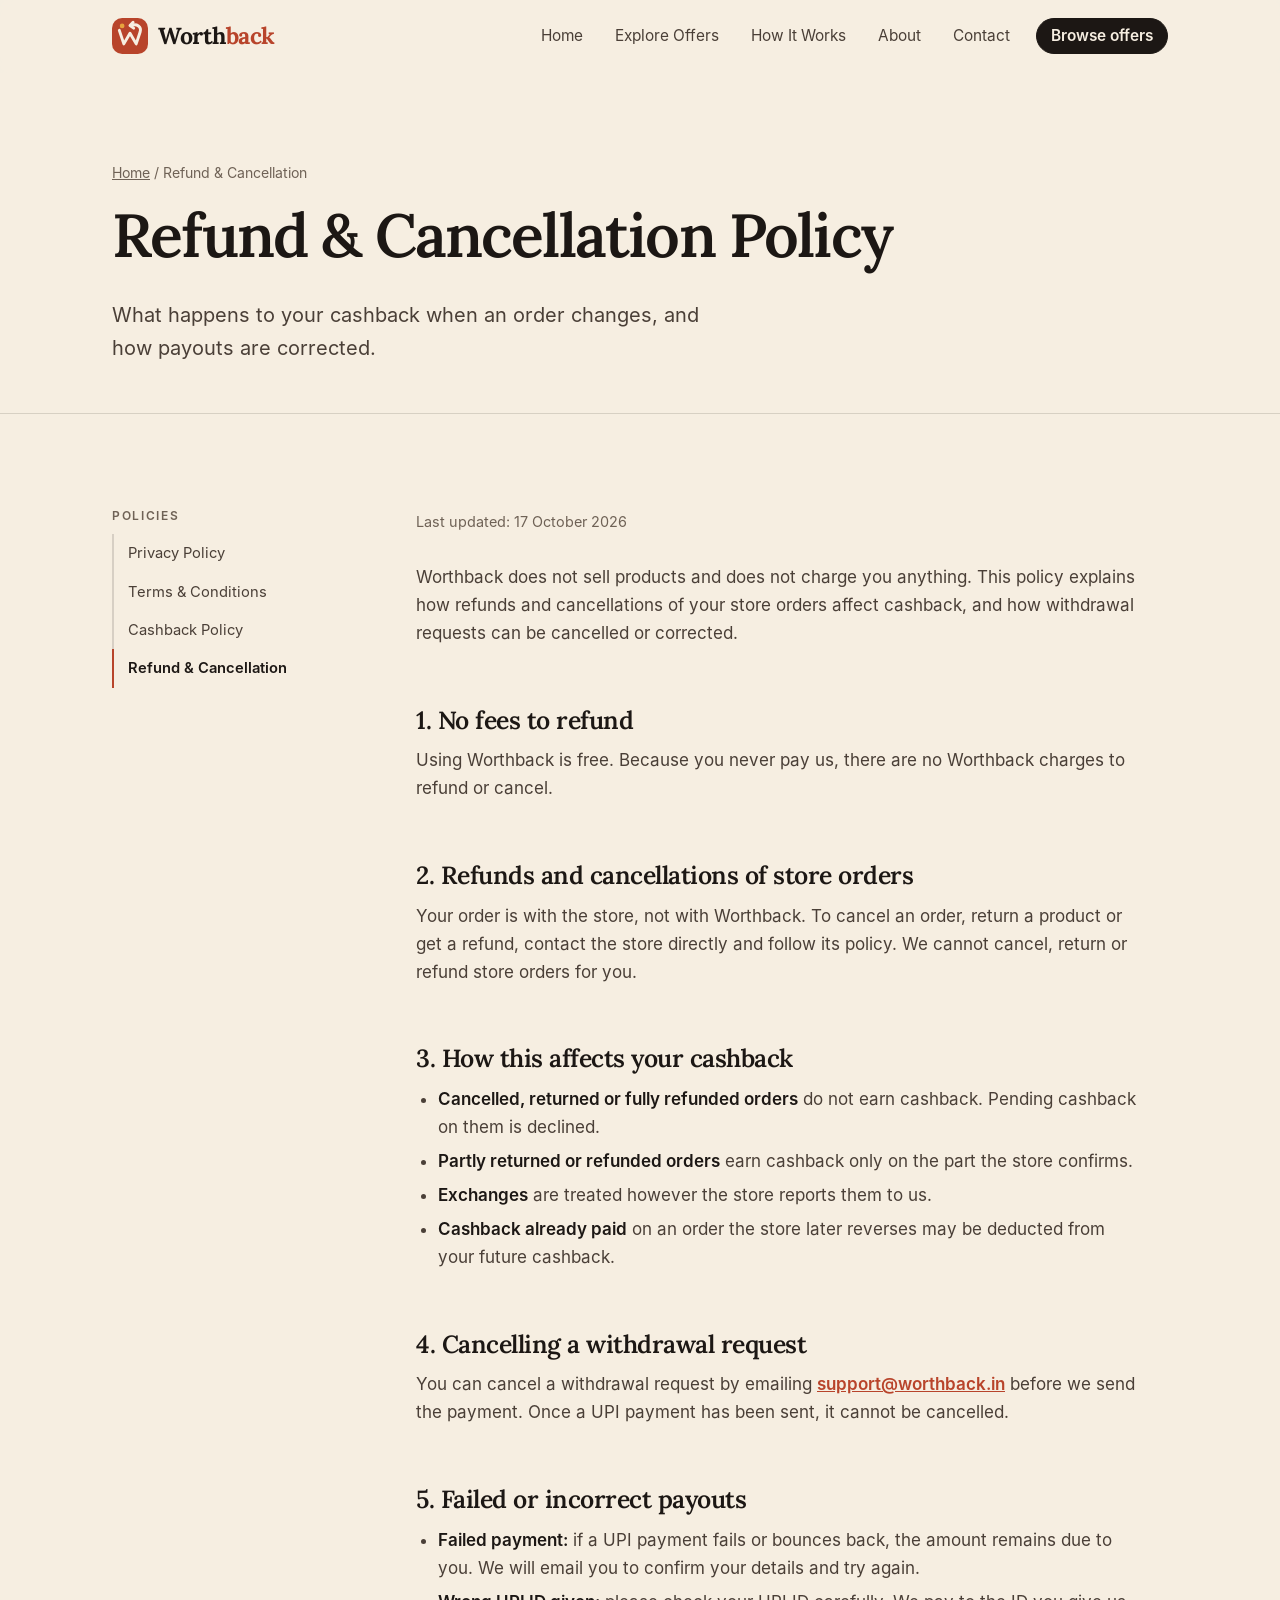
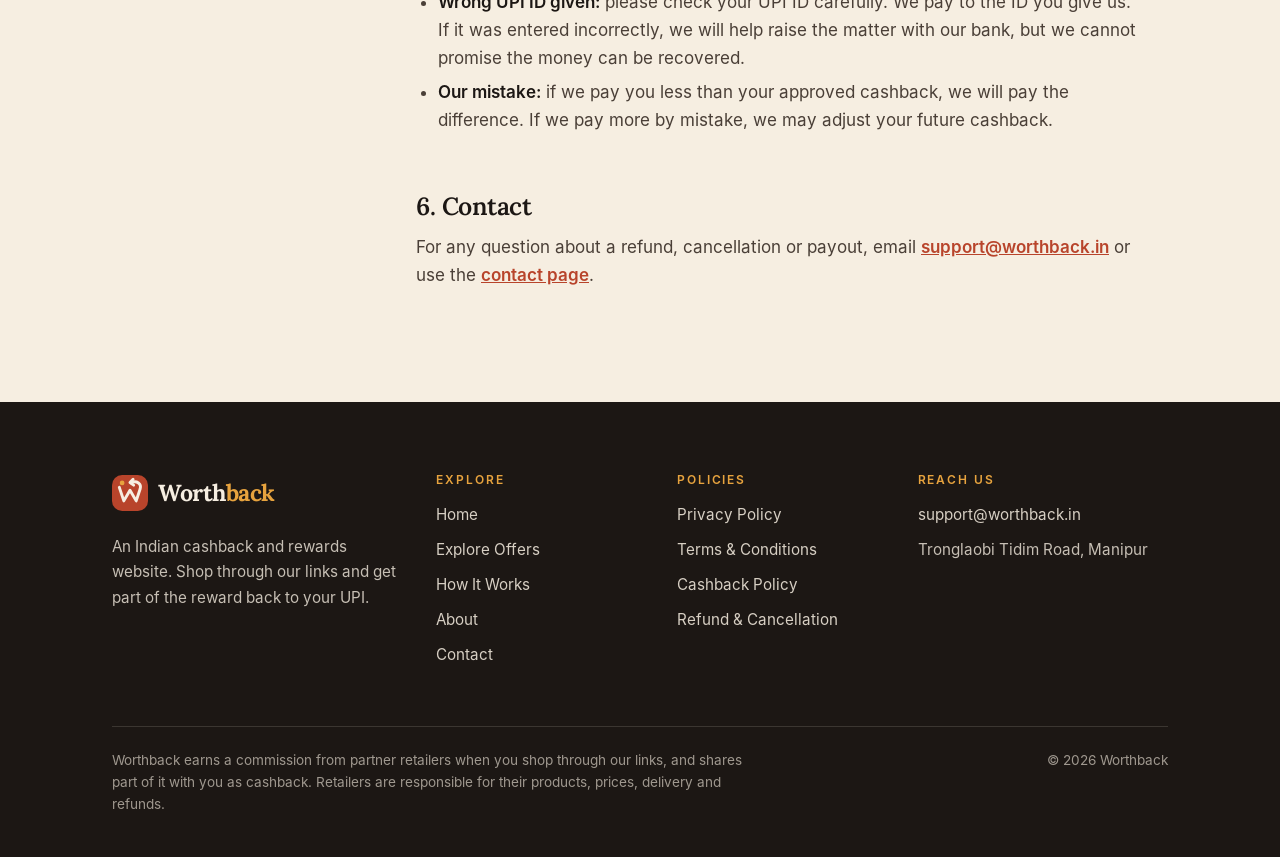
<file: refund-policy.html>
<!doctype html>
<html lang="en-IN">
<head>
  <meta charset="utf-8">
  <meta name="viewport" content="width=device-width, initial-scale=1">
  <title>Refund &amp; Cancellation Policy | Worthback</title>
  <meta name="description" content="How refunds, cancellations and returns of store orders affect Worthback cashback, and how withdrawal requests can be cancelled.">
  <meta name="robots" content="index, follow">
  <link rel="canonical" href="https://worthback.in/refund-policy">
  <meta name="theme-color" content="#f6eee1">
  <meta name="format-detection" content="telephone=no">

  <meta property="og:type" content="website">
  <meta property="og:site_name" content="Worthback">
  <meta property="og:locale" content="en_IN">
  <meta property="og:title" content="Refund &amp; Cancellation Policy | Worthback">
  <meta property="og:description" content="How refunds, cancellations and returns of store orders affect Worthback cashback, and how withdrawal requests can be cancelled.">
  <meta property="og:url" content="https://worthback.in/refund-policy">
  <meta property="og:image" content="https://worthback.in/assets/img/og-image.png">
  <meta property="og:image:width" content="1200">
  <meta property="og:image:height" content="630">
  <meta property="og:image:alt" content="Worthback — shop as you do, get some back.">
  <meta name="twitter:card" content="summary_large_image">
  <meta name="twitter:title" content="Refund &amp; Cancellation Policy | Worthback">
  <meta name="twitter:description" content="How refunds, cancellations and returns of store orders affect Worthback cashback, and how withdrawal requests can be cancelled.">
  <meta name="twitter:image" content="https://worthback.in/assets/img/og-image.png">

  <link rel="icon" href="favicon.ico" sizes="32x32">
  <link rel="icon" href="favicon.svg" type="image/svg+xml">
  <link rel="apple-touch-icon" href="assets/img/apple-touch-icon.png">
  <link rel="manifest" href="site.webmanifest">
  <link rel="preload" href="assets/fonts/lora-var.woff" as="font" type="font/woff" crossorigin>
  <link rel="stylesheet" href="assets/css/style.css">
  <script src="assets/js/main.js" defer></script>
</head>
<body>
<a class="skip-link" href="#main">Skip to content</a>
<header class="site-header">
  <div class="wrap header-inner">
    <a class="brand" href="index.html" aria-label="Worthback home">
      <img src="assets/img/logo-mark.svg" alt="" width="36" height="36">
      <span class="brand-name">Worth<span>back</span></span>
    </a>
    <button class="nav-toggle" type="button" aria-expanded="false" aria-controls="site-nav" aria-label="Open menu"><span></span></button>
    <nav class="nav" id="site-nav" aria-label="Main">
      <a href="index.html">Home</a>
      <a href="offers.html">Explore Offers</a>
      <a href="how-it-works.html">How It Works</a>
      <a href="about.html">About</a>
      <a href="contact.html">Contact</a>
      <a class="btn" href="offers.html">Browse offers</a>
    </nav>
  </div>
</header>
<main id="main">
  <section class="page-head">
    <div class="wrap">
      <p class="crumbs"><a href="index.html">Home</a> / Refund &amp; Cancellation</p>
      <h1>Refund &amp; Cancellation Policy</h1>
      <p class="lede">What happens to your cashback when an order changes, and how payouts are corrected.</p>
    </div>
  </section>
  <section class="section">
    <div class="wrap policy-layout">
      <aside class="policy-nav" aria-label="Policies">
        <p>Policies</p>
        <ul>
        <li><a href="privacy-policy.html">Privacy Policy</a></li>
        <li><a href="terms.html">Terms &amp; Conditions</a></li>
        <li><a href="cashback-policy.html">Cashback Policy</a></li>
        <li><a href="refund-policy.html" aria-current="page">Refund &amp; Cancellation</a></li>
        </ul>
      </aside>
      <article class="prose">
        <p class="updated">Last updated: 17 October 2026</p>
        <p>Worthback does not sell products and does not charge you anything. This policy explains how refunds and cancellations of your store orders affect cashback, and how withdrawal requests can be cancelled or corrected.</p>

        <h2 id="fees">1. No fees to refund</h2>
        <p>Using Worthback is free. Because you never pay us, there are no Worthback charges to refund or cancel.</p>

        <h2 id="orders">2. Refunds and cancellations of store orders</h2>
        <p>Your order is with the store, not with Worthback. To cancel an order, return a product or get a refund, contact the store directly and follow its policy. We cannot cancel, return or refund store orders for you.</p>

        <h2 id="effect">3. How this affects your cashback</h2>
        <ul>
          <li><strong>Cancelled, returned or fully refunded orders</strong> do not earn cashback. Pending cashback on them is declined.</li>
          <li><strong>Partly returned or refunded orders</strong> earn cashback only on the part the store confirms.</li>
          <li><strong>Exchanges</strong> are treated however the store reports them to us.</li>
          <li><strong>Cashback already paid</strong> on an order the store later reverses may be deducted from your future cashback.</li>
        </ul>

        <h2 id="withdrawals">4. Cancelling a withdrawal request</h2>
        <p>You can cancel a withdrawal request by emailing <a href="mailto:support@worthback.in">support@worthback.in</a> before we send the payment. Once a UPI payment has been sent, it cannot be cancelled.</p>

        <h2 id="failed">5. Failed or incorrect payouts</h2>
        <ul>
          <li><strong>Failed payment:</strong> if a UPI payment fails or bounces back, the amount remains due to you. We will email you to confirm your details and try again.</li>
          <li><strong>Wrong UPI ID given:</strong> please check your UPI ID carefully. We pay to the ID you give us. If it was entered incorrectly, we will help raise the matter with our bank, but we cannot promise the money can be recovered.</li>
          <li><strong>Our mistake:</strong> if we pay you less than your approved cashback, we will pay the difference. If we pay more by mistake, we may adjust your future cashback.</li>
        </ul>

        <h2 id="contact">6. Contact</h2>
        <p>For any question about a refund, cancellation or payout, email <a href="mailto:support@worthback.in">support@worthback.in</a> or use the <a href="contact.html">contact page</a>.</p>
      </article>
    </div>
  </section>
</main>
<footer class="site-footer">
  <div class="wrap">
    <div class="footer-grid">
      <div>
        <a class="brand" href="index.html" aria-label="Worthback home">
          <img src="assets/img/logo-mark.svg" alt="" width="36" height="36">
          <span class="brand-name">Worth<span>back</span></span>
        </a>
        <p class="footer-blurb">An Indian cashback and rewards website. Shop through our links and get part of the reward back to your UPI.</p>
      </div>
      <div>
        <h2>Explore</h2>
        <ul>
          <li><a href="index.html">Home</a></li>
          <li><a href="offers.html">Explore Offers</a></li>
          <li><a href="how-it-works.html">How It Works</a></li>
          <li><a href="about.html">About</a></li>
          <li><a href="contact.html">Contact</a></li>
        </ul>
      </div>
      <div>
        <h2>Policies</h2>
        <ul>
          <li><a href="privacy-policy.html">Privacy Policy</a></li>
          <li><a href="terms.html">Terms &amp; Conditions</a></li>
          <li><a href="cashback-policy.html">Cashback Policy</a></li>
          <li><a href="refund-policy.html">Refund &amp; Cancellation</a></li>
        </ul>
      </div>
      <div>
        <h2>Reach us</h2>
        <ul>
          <li><a href="mailto:support@worthback.in">support@worthback.in</a></li>
          <li><address>Tronglaobi Tidim Road, Manipur</address></li>
        </ul>
      </div>
    </div>
    <div class="footer-bottom">
      <p class="disclosure">Worthback earns a commission from partner retailers when you shop through our links, and shares part of it with you as cashback. Retailers are responsible for their products, prices, delivery and refunds.</p>
      <p>&copy; <span id="year">2026</span> Worthback</p>
    </div>
  </div>
</footer>
</body>
</html>
</file>
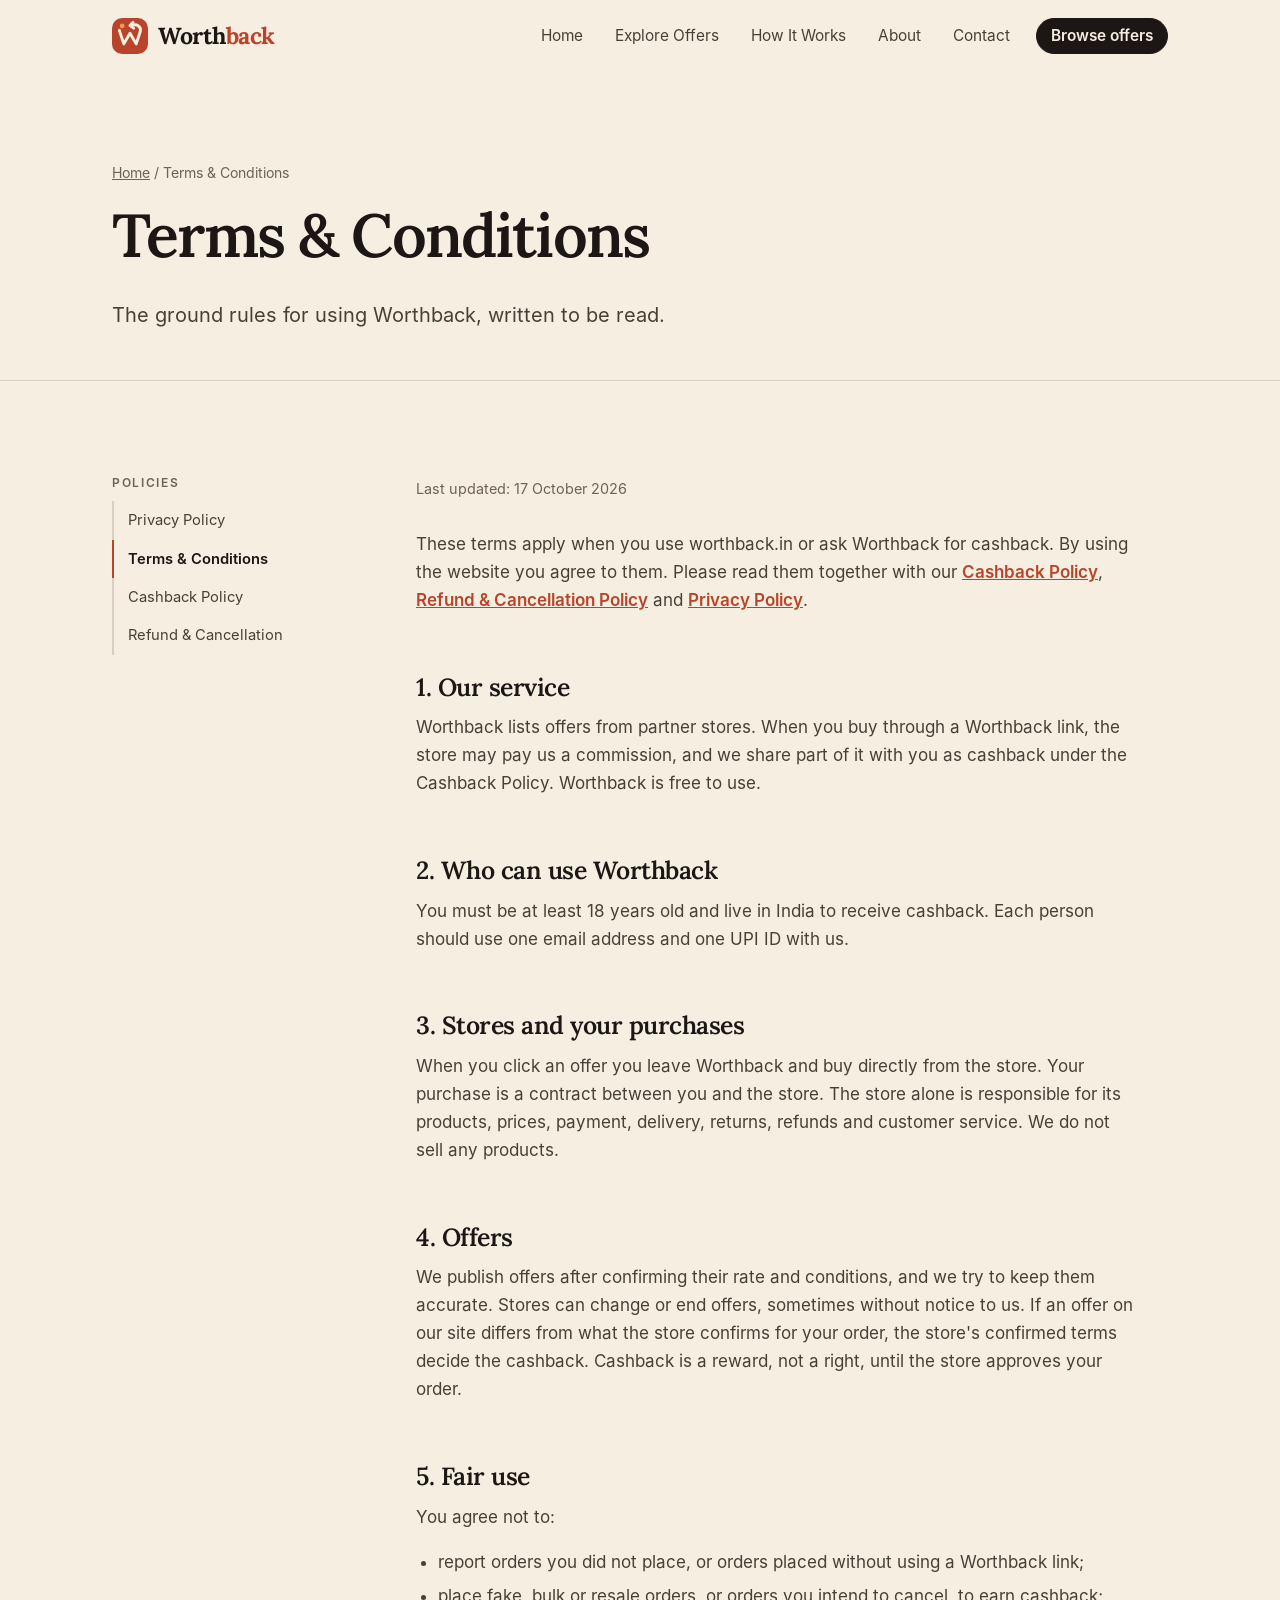
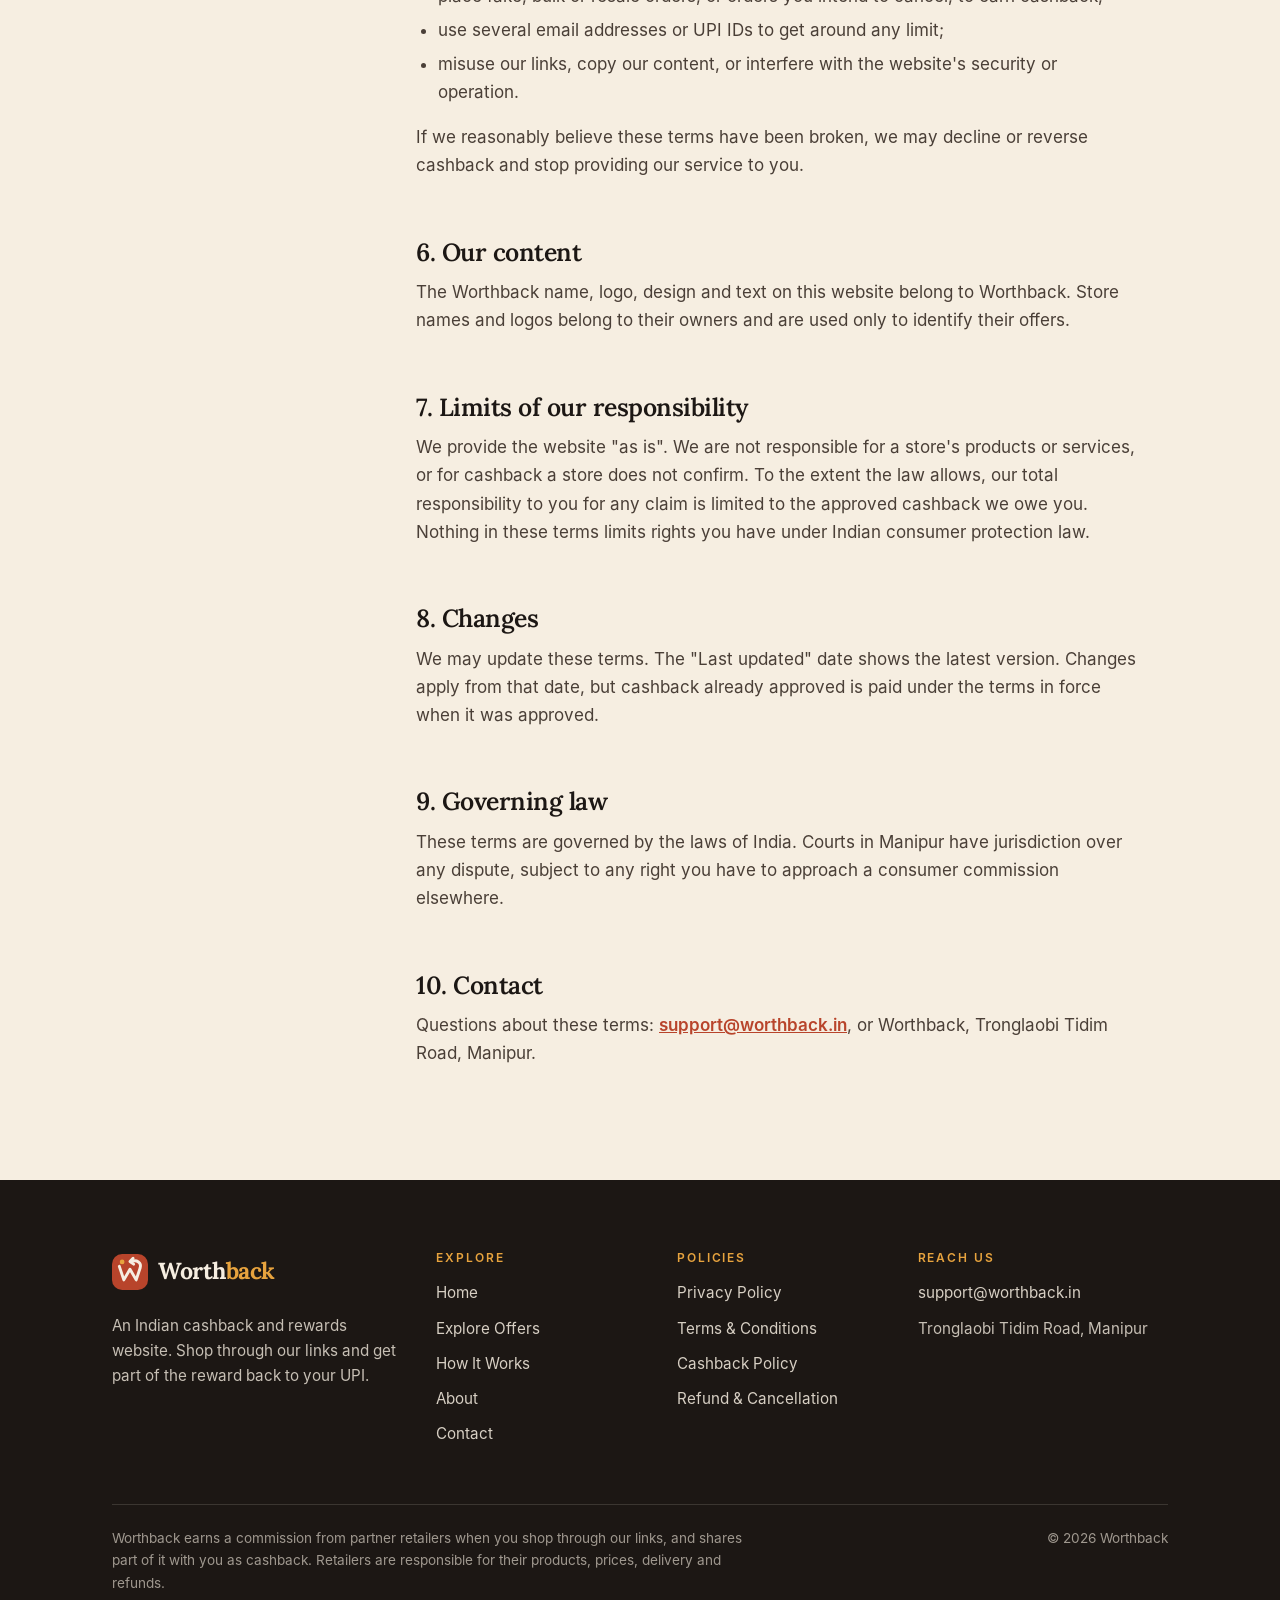
<file: terms.html>
<!doctype html>
<html lang="en-IN">
<head>
  <meta charset="utf-8">
  <meta name="viewport" content="width=device-width, initial-scale=1">
  <title>Terms &amp; Conditions | Worthback</title>
  <meta name="description" content="The terms for using Worthback, an Indian cashback and rewards website.">
  <meta name="robots" content="index, follow">
  <link rel="canonical" href="https://worthback.in/terms">
  <meta name="theme-color" content="#f6eee1">
  <meta name="format-detection" content="telephone=no">

  <meta property="og:type" content="website">
  <meta property="og:site_name" content="Worthback">
  <meta property="og:locale" content="en_IN">
  <meta property="og:title" content="Terms &amp; Conditions | Worthback">
  <meta property="og:description" content="The terms for using Worthback, an Indian cashback and rewards website.">
  <meta property="og:url" content="https://worthback.in/terms">
  <meta property="og:image" content="https://worthback.in/assets/img/og-image.png">
  <meta property="og:image:width" content="1200">
  <meta property="og:image:height" content="630">
  <meta property="og:image:alt" content="Worthback — shop as you do, get some back.">
  <meta name="twitter:card" content="summary_large_image">
  <meta name="twitter:title" content="Terms &amp; Conditions | Worthback">
  <meta name="twitter:description" content="The terms for using Worthback, an Indian cashback and rewards website.">
  <meta name="twitter:image" content="https://worthback.in/assets/img/og-image.png">

  <link rel="icon" href="favicon.ico" sizes="32x32">
  <link rel="icon" href="favicon.svg" type="image/svg+xml">
  <link rel="apple-touch-icon" href="assets/img/apple-touch-icon.png">
  <link rel="manifest" href="site.webmanifest">
  <link rel="preload" href="assets/fonts/lora-var.woff" as="font" type="font/woff" crossorigin>
  <link rel="stylesheet" href="assets/css/style.css">
  <script src="assets/js/main.js" defer></script>
</head>
<body>
<a class="skip-link" href="#main">Skip to content</a>
<header class="site-header">
  <div class="wrap header-inner">
    <a class="brand" href="index.html" aria-label="Worthback home">
      <img src="assets/img/logo-mark.svg" alt="" width="36" height="36">
      <span class="brand-name">Worth<span>back</span></span>
    </a>
    <button class="nav-toggle" type="button" aria-expanded="false" aria-controls="site-nav" aria-label="Open menu"><span></span></button>
    <nav class="nav" id="site-nav" aria-label="Main">
      <a href="index.html">Home</a>
      <a href="offers.html">Explore Offers</a>
      <a href="how-it-works.html">How It Works</a>
      <a href="about.html">About</a>
      <a href="contact.html">Contact</a>
      <a class="btn" href="offers.html">Browse offers</a>
    </nav>
  </div>
</header>
<main id="main">
  <section class="page-head">
    <div class="wrap">
      <p class="crumbs"><a href="index.html">Home</a> / Terms &amp; Conditions</p>
      <h1>Terms &amp; Conditions</h1>
      <p class="lede">The ground rules for using Worthback, written to be read.</p>
    </div>
  </section>
  <section class="section">
    <div class="wrap policy-layout">
      <aside class="policy-nav" aria-label="Policies">
        <p>Policies</p>
        <ul>
        <li><a href="privacy-policy.html">Privacy Policy</a></li>
        <li><a href="terms.html" aria-current="page">Terms &amp; Conditions</a></li>
        <li><a href="cashback-policy.html">Cashback Policy</a></li>
        <li><a href="refund-policy.html">Refund &amp; Cancellation</a></li>
        </ul>
      </aside>
      <article class="prose">
        <p class="updated">Last updated: 17 October 2026</p>
        <p>These terms apply when you use worthback.in or ask Worthback for cashback. By using the website you agree to them. Please read them together with our <a href="cashback-policy.html">Cashback Policy</a>, <a href="refund-policy.html">Refund &amp; Cancellation Policy</a> and <a href="privacy-policy.html">Privacy Policy</a>.</p>

        <h2 id="service">1. Our service</h2>
        <p>Worthback lists offers from partner stores. When you buy through a Worthback link, the store may pay us a commission, and we share part of it with you as cashback under the Cashback Policy. Worthback is free to use.</p>

        <h2 id="eligibility">2. Who can use Worthback</h2>
        <p>You must be at least 18 years old and live in India to receive cashback. Each person should use one email address and one UPI ID with us.</p>

        <h2 id="stores">3. Stores and your purchases</h2>
        <p>When you click an offer you leave Worthback and buy directly from the store. Your purchase is a contract between you and the store. The store alone is responsible for its products, prices, payment, delivery, returns, refunds and customer service. We do not sell any products.</p>

        <h2 id="offers">4. Offers</h2>
        <p>We publish offers after confirming their rate and conditions, and we try to keep them accurate. Stores can change or end offers, sometimes without notice to us. If an offer on our site differs from what the store confirms for your order, the store's confirmed terms decide the cashback. Cashback is a reward, not a right, until the store approves your order.</p>

        <h2 id="conduct">5. Fair use</h2>
        <p>You agree not to:</p>
        <ul>
          <li>report orders you did not place, or orders placed without using a Worthback link;</li>
          <li>place fake, bulk or resale orders, or orders you intend to cancel, to earn cashback;</li>
          <li>use several email addresses or UPI IDs to get around any limit;</li>
          <li>misuse our links, copy our content, or interfere with the website's security or operation.</li>
        </ul>
        <p>If we reasonably believe these terms have been broken, we may decline or reverse cashback and stop providing our service to you.</p>

        <h2 id="ip">6. Our content</h2>
        <p>The Worthback name, logo, design and text on this website belong to Worthback. Store names and logos belong to their owners and are used only to identify their offers.</p>

        <h2 id="liability">7. Limits of our responsibility</h2>
        <p>We provide the website "as is". We are not responsible for a store's products or services, or for cashback a store does not confirm. To the extent the law allows, our total responsibility to you for any claim is limited to the approved cashback we owe you. Nothing in these terms limits rights you have under Indian consumer protection law.</p>

        <h2 id="changes">8. Changes</h2>
        <p>We may update these terms. The "Last updated" date shows the latest version. Changes apply from that date, but cashback already approved is paid under the terms in force when it was approved.</p>

        <h2 id="law">9. Governing law</h2>
        <p>These terms are governed by the laws of India. Courts in Manipur have jurisdiction over any dispute, subject to any right you have to approach a consumer commission elsewhere.</p>

        <h2 id="contact">10. Contact</h2>
        <p>Questions about these terms: <a href="mailto:support@worthback.in">support@worthback.in</a>, or Worthback, Tronglaobi Tidim Road, Manipur.</p>
      </article>
    </div>
  </section>
</main>
<footer class="site-footer">
  <div class="wrap">
    <div class="footer-grid">
      <div>
        <a class="brand" href="index.html" aria-label="Worthback home">
          <img src="assets/img/logo-mark.svg" alt="" width="36" height="36">
          <span class="brand-name">Worth<span>back</span></span>
        </a>
        <p class="footer-blurb">An Indian cashback and rewards website. Shop through our links and get part of the reward back to your UPI.</p>
      </div>
      <div>
        <h2>Explore</h2>
        <ul>
          <li><a href="index.html">Home</a></li>
          <li><a href="offers.html">Explore Offers</a></li>
          <li><a href="how-it-works.html">How It Works</a></li>
          <li><a href="about.html">About</a></li>
          <li><a href="contact.html">Contact</a></li>
        </ul>
      </div>
      <div>
        <h2>Policies</h2>
        <ul>
          <li><a href="privacy-policy.html">Privacy Policy</a></li>
          <li><a href="terms.html">Terms &amp; Conditions</a></li>
          <li><a href="cashback-policy.html">Cashback Policy</a></li>
          <li><a href="refund-policy.html">Refund &amp; Cancellation</a></li>
        </ul>
      </div>
      <div>
        <h2>Reach us</h2>
        <ul>
          <li><a href="mailto:support@worthback.in">support@worthback.in</a></li>
          <li><address>Tronglaobi Tidim Road, Manipur</address></li>
        </ul>
      </div>
    </div>
    <div class="footer-bottom">
      <p class="disclosure">Worthback earns a commission from partner retailers when you shop through our links, and shares part of it with you as cashback. Retailers are responsible for their products, prices, delivery and refunds.</p>
      <p>&copy; <span id="year">2026</span> Worthback</p>
    </div>
  </div>
</footer>
</body>
</html>
</file>
<file: assets/css/style.css>
/* ==========================================================================
   Worthback — site styles
   Palette: paper, ink, clay (primary), marigold (accent), leaf (trust)
   ========================================================================== */

@font-face {
  font-family: "Lora";
  src: url("../fonts/lora-var.woff") format("woff");
  font-weight: 400 700;
  font-style: normal;
  font-display: swap;
}
@font-face {
  font-family: "Lora";
  src: url("../fonts/lora-italic-var.woff") format("woff");
  font-weight: 400 700;
  font-style: italic;
  font-display: swap;
}
@font-face {
  font-family: "Inter";
  src: url("../fonts/inter-regular.woff") format("woff");
  font-weight: 400;
  font-style: normal;
  font-display: swap;
}
@font-face {
  font-family: "Inter";
  src: url("../fonts/inter-semibold.woff") format("woff");
  font-weight: 600;
  font-style: normal;
  font-display: swap;
}

:root {
  --paper: #f6eee1;
  --paper-2: #ede1cc;
  --card: #fffaf2;
  --ink: #1c1714;
  --ink-2: #4a3f37;
  --muted: #6f6256;
  --clay: #b8442b;
  --clay-dark: #8e3220;
  --clay-soft: #f3d9cc;
  --marigold: #e7a33e;
  --marigold-soft: #f8e4bf;
  --leaf: #2e5546;
  --leaf-soft: #d9e6dc;
  --line: rgba(28, 23, 20, 0.14);
  --line-strong: rgba(28, 23, 20, 0.28);

  --serif: "Lora", "Inter", Georgia, "Times New Roman", serif;
  --sans: "Inter", system-ui, -apple-system, "Segoe UI", Roboto, "Noto Sans", sans-serif;

  --radius: 18px;
  --radius-sm: 10px;
  --wrap: 1120px;
  --gutter: clamp(16px, 4vw, 32px);
  --shadow: 0 1px 0 rgba(28, 23, 20, 0.04), 0 10px 30px -12px rgba(28, 23, 20, 0.18);
}

/* ---------- Reset ---------- */
*, *::before, *::after { box-sizing: border-box; }
html { -webkit-text-size-adjust: 100%; scroll-behavior: smooth; }
@media (prefers-reduced-motion: reduce) { html { scroll-behavior: auto; } *, *::before, *::after { transition: none !important; animation: none !important; } }
body {
  margin: 0;
  background: var(--paper);
  color: var(--ink);
  font: 400 17px/1.65 var(--sans);
  text-rendering: optimizeLegibility;
  -webkit-font-smoothing: antialiased;
}
img, svg { display: block; max-width: 100%; }
a { color: inherit; }
button, input, select, textarea { font: inherit; color: inherit; }
h1, h2, h3, h4 { font-family: var(--serif); font-weight: 600; line-height: 1.1; letter-spacing: -0.02em; margin: 0 0 0.5em; }
h1 { font-size: clamp(2.5rem, 6.4vw, 4.6rem); letter-spacing: -0.03em; }
h2 { font-size: clamp(1.9rem, 4vw, 2.8rem); }
h3 { font-size: 1.35rem; letter-spacing: -0.01em; }
p { margin: 0 0 1em; }
em.accent, .accent { font-style: italic; color: var(--clay); font-weight: 500; }
::selection { background: var(--marigold-soft); }
:focus-visible { outline: 3px solid var(--marigold); outline-offset: 3px; border-radius: 6px; }

.wrap { width: 100%; max-width: var(--wrap); margin: 0 auto; padding: 0 var(--gutter); }
.narrow { max-width: 760px; }
.skip-link { position: absolute; left: -999px; top: 8px; background: var(--ink); color: var(--paper); padding: 10px 16px; border-radius: 8px; z-index: 100; }
.skip-link:focus { left: 12px; }
.visually-hidden { position: absolute !important; width: 1px; height: 1px; overflow: hidden; clip: rect(0 0 0 0); white-space: nowrap; }

/* ---------- Header ---------- */
.site-header {
  position: sticky; top: 0; z-index: 50;
  background: rgba(246, 238, 225, 0.9);
  backdrop-filter: saturate(140%) blur(10px);
  -webkit-backdrop-filter: saturate(140%) blur(10px);
  border-bottom: 1px solid transparent;
  transition: border-color .2s ease;
}
.site-header.is-scrolled { border-bottom-color: var(--line); }
.header-inner { display: flex; align-items: center; justify-content: space-between; gap: 16px; height: 72px; }
.brand { display: inline-flex; align-items: center; gap: 10px; text-decoration: none; }
.brand img { width: 36px; height: 36px; }
.brand-name { font-family: var(--serif); font-weight: 700; font-size: 1.45rem; letter-spacing: -0.02em; }
.brand-name span { color: var(--clay); }

.nav { display: flex; align-items: center; gap: 4px; }
.nav a { white-space: nowrap; text-decoration: none; padding: 8px 14px; border-radius: 999px; font-size: 0.96rem; color: var(--ink-2); transition: background .15s ease, color .15s ease; }
.nav a:hover { background: var(--paper-2); color: var(--ink); }
.nav a[aria-current="page"] { color: var(--ink); background: var(--paper-2); font-weight: 600; }
.nav .btn { margin-left: 8px; color: var(--paper); }
.nav .btn:hover { color: var(--paper); }
.nav-toggle { display: none; background: none; border: 1px solid var(--line-strong); border-radius: 999px; width: 44px; height: 44px; align-items: center; justify-content: center; cursor: pointer; }
.nav-toggle span, .nav-toggle span::before, .nav-toggle span::after { display: block; width: 18px; height: 2px; background: var(--ink); border-radius: 2px; position: relative; transition: transform .2s ease; }
.nav-toggle span::before, .nav-toggle span::after { content: ""; position: absolute; left: 0; }
.nav-toggle span::before { top: -6px; }
.nav-toggle span::after { top: 6px; }
.nav-toggle[aria-expanded="true"] span { background: transparent; }
.nav-toggle[aria-expanded="true"] span::before { transform: translateY(6px) rotate(45deg); }
.nav-toggle[aria-expanded="true"] span::after { transform: translateY(-6px) rotate(-45deg); }

@media (max-width: 1000px) {
  .nav-toggle { display: inline-flex; }
  .nav {
    position: absolute; left: 0; right: 0; top: 72px;
    flex-direction: column; align-items: stretch; gap: 2px;
    background: var(--paper); border-bottom: 1px solid var(--line);
    padding: 8px var(--gutter) 20px;
    display: none;
  }
  .nav.is-open { display: flex; }
  .nav a { padding: 14px 12px; font-size: 1.05rem; border-radius: 12px; }
  .nav .btn { margin: 10px 0 0; justify-content: center; }
}

/* ---------- Buttons ---------- */
.btn {
  display: inline-flex; align-items: center; gap: 10px;
  padding: 13px 22px; border-radius: 999px;
  background: var(--ink); color: var(--paper);
  font-weight: 600; font-size: 0.98rem; line-height: 1.2;
  text-decoration: none; border: 1.5px solid var(--ink);
  cursor: pointer; transition: transform .15s ease, background .15s ease, color .15s ease;
}
.btn:hover { background: var(--clay); border-color: var(--clay); transform: translateY(-1px); }
.btn svg { width: 18px; height: 18px; flex: none; }
.btn-ghost { background: transparent; color: var(--ink); }
.btn-ghost:hover { background: var(--ink); color: var(--paper); border-color: var(--ink); }
.btn-clay { background: var(--clay); border-color: var(--clay); }
.btn-clay:hover { background: var(--clay-dark); border-color: var(--clay-dark); }
.btn-block { width: 100%; justify-content: center; }
.text-link { color: var(--clay); font-weight: 600; text-decoration: underline; text-decoration-thickness: 1.5px; text-underline-offset: 3px; }
.text-link:hover { color: var(--clay-dark); }

/* ---------- Eyebrow & section heads ---------- */
.eyebrow {
  display: inline-flex; align-items: center; gap: 10px;
  font: 600 0.78rem/1 var(--sans); letter-spacing: 0.16em; text-transform: uppercase;
  color: var(--clay); margin-bottom: 18px;
}
.eyebrow::before { content: ""; width: 28px; height: 2px; background: currentColor; border-radius: 2px; }
.section { padding: clamp(56px, 7.5vw, 96px) 0; }
.section + .section { border-top: 1px solid var(--line); }
.section-head { display: grid; grid-template-columns: 1fr; gap: 8px; margin-bottom: clamp(32px, 5vw, 56px); max-width: 720px; }
.section-head p { color: var(--ink-2); font-size: 1.08rem; margin: 0; }
.lede { font-size: clamp(1.08rem, 1.8vw, 1.25rem); color: var(--ink-2); max-width: 620px; }

/* ---------- Hero ---------- */
.hero { padding: clamp(48px, 8vw, 96px) 0 clamp(56px, 8vw, 104px); position: relative; overflow: hidden; }
.hero-grid { display: grid; grid-template-columns: 1.15fr 0.85fr; gap: clamp(32px, 6vw, 72px); align-items: center; }
.hero h1 { margin-bottom: 24px; }
.hero h1 .accent { display: inline-block; }
.hero-actions { display: flex; flex-wrap: wrap; gap: 12px; margin-top: 32px; }
.hero-note { margin-top: 22px; font-size: 0.92rem; color: var(--muted); display: flex; gap: 8px; align-items: flex-start; }
.hero-note svg { width: 18px; height: 18px; flex: none; margin-top: 3px; color: var(--leaf); }
@media (max-width: 900px) { .hero-grid { grid-template-columns: 1fr; } }

/* Journey ticket (hero illustration of the four stages) */
.journey {
  background: var(--card); border-radius: 24px; padding: 28px 26px 22px;
  box-shadow: var(--shadow); border: 1px solid var(--line);
  position: relative; transform: rotate(1.2deg);
  box-shadow: 14px 16px 0 var(--marigold), var(--shadow);
}
.journey-title { font: 600 0.78rem/1 var(--sans); letter-spacing: .16em; text-transform: uppercase; color: var(--muted); margin-bottom: 18px; display: flex; justify-content: space-between; }
.journey ol { list-style: none; margin: 0; padding: 0; position: relative; }
.journey ol::before { content: ""; position: absolute; left: 17px; top: 18px; bottom: 18px; border-left: 2px dashed var(--line-strong); }
.journey li { display: grid; grid-template-columns: 36px 1fr; gap: 14px; align-items: start; padding: 10px 0; position: relative; }
.journey .dot { width: 36px; height: 36px; border-radius: 50%; display: grid; place-items: center; background: var(--paper-2); color: var(--ink); font: 600 0.9rem/1 var(--sans); position: relative; z-index: 1; }
.journey li:nth-child(1) .dot { background: var(--clay-soft); color: var(--clay-dark); }
.journey li:nth-child(2) .dot { background: var(--marigold-soft); color: #7a5312; }
.journey li:nth-child(3) .dot { background: var(--leaf-soft); color: var(--leaf); }
.journey li:nth-child(4) .dot { background: var(--ink); color: var(--paper); }
.journey strong { display: block; font-family: var(--serif); font-size: 1.15rem; font-weight: 600; letter-spacing: -0.01em; }
.journey span.desc { display: block; font-size: 0.93rem; color: var(--muted); line-height: 1.5; }
.journey-foot { margin-top: 14px; padding-top: 14px; border-top: 1px dashed var(--line-strong); font-size: 0.86rem; color: var(--muted); display: flex; align-items: center; gap: 8px; }
.journey-foot img { width: 22px; height: 22px; }

/* ---------- Grid helpers ---------- */
.grid { display: grid; gap: 20px; }
.grid-3 { grid-template-columns: repeat(3, 1fr); }
.grid-2 { grid-template-columns: repeat(2, 1fr); }
@media (max-width: 900px) { .grid-3 { grid-template-columns: 1fr; } }
@media (max-width: 720px) { .grid-2 { grid-template-columns: 1fr; } }

/* ---------- Numbered steps ---------- */
.steps { counter-reset: step; display: grid; grid-template-columns: repeat(4, 1fr); gap: 0; border-top: 2px solid var(--ink); }
.step { padding: 24px 22px 8px 0; position: relative; }
.step + .step { padding-left: 22px; border-left: 1px solid var(--line); }
.step-num { font-family: var(--serif); font-style: italic; font-size: 2.6rem; color: var(--clay); line-height: 1; margin-bottom: 14px; display: block; }
.step h3 { margin-bottom: 8px; }
.step p { color: var(--ink-2); font-size: 0.98rem; }
@media (max-width: 900px) {
  .steps { grid-template-columns: 1fr 1fr; }
  .step:nth-child(3) { padding-left: 0; border-left: 0; }
  .step:nth-child(n+3) { border-top: 1px solid var(--line); }
}
@media (max-width: 560px) {
  .steps { grid-template-columns: 1fr; }
  .step, .step + .step { padding: 22px 0 6px; border-left: 0; }
  .step + .step { border-top: 1px solid var(--line); }
}

/* ---------- Feature cards ---------- */
.card {
  background: var(--card); border: 1px solid var(--line); border-radius: var(--radius);
  padding: 28px; position: relative;
}
.card h3 { margin-bottom: 10px; }
.card p { color: var(--ink-2); margin-bottom: 0; font-size: 0.98rem; }
.card p + p { margin-top: 0.8em; }
.icon-badge { width: 48px; height: 48px; border-radius: 14px; display: grid; place-items: center; margin-bottom: 20px; }
.icon-badge svg { width: 24px; height: 24px; }
.icon-clay { background: var(--clay-soft); color: var(--clay-dark); }
.icon-marigold { background: var(--marigold-soft); color: #7a5312; }
.icon-leaf { background: var(--leaf-soft); color: var(--leaf); }
.icon-ink { background: var(--ink); color: var(--paper); }

/* ---------- Promise list ---------- */
.promise { display: grid; grid-template-columns: 0.9fr 1.1fr; gap: clamp(32px, 6vw, 72px); align-items: start; }
.promise ul { list-style: none; margin: 0; padding: 0; border-top: 1px solid var(--line-strong); }
.promise li { display: grid; grid-template-columns: 28px 1fr; gap: 14px; padding: 18px 0; border-bottom: 1px solid var(--line-strong); }
.promise li svg { width: 22px; height: 22px; color: var(--leaf); margin-top: 3px; }
.promise li strong { display: block; font-weight: 600; }
.promise li span { color: var(--ink-2); font-size: 0.96rem; }
@media (max-width: 860px) { .promise { grid-template-columns: 1fr; } }

/* ---------- CTA band ---------- */
.cta-band { background: var(--ink); color: var(--paper); border-radius: 28px; padding: clamp(36px, 6vw, 64px); display: grid; grid-template-columns: 1fr auto; gap: 24px; align-items: center; position: relative; overflow: hidden; }
.cta-band h2 { margin: 0 0 8px; }
.cta-band p { margin: 0; color: rgba(246, 238, 225, 0.75); }
.cta-band .btn { background: var(--marigold); color: var(--ink); border-color: var(--marigold); }
.cta-band .btn:hover { background: var(--paper); border-color: var(--paper); }
.cta-band::after { content: ""; position: absolute; width: 220px; height: 220px; right: -60px; top: -90px; border-radius: 50%; border: 28px solid rgba(231, 163, 62, 0.16); pointer-events: none; }
@media (max-width: 720px) { .cta-band { grid-template-columns: 1fr; } }

/* ---------- Page header (inner pages) ---------- */
.page-head { padding: clamp(48px, 7vw, 88px) 0 clamp(32px, 5vw, 48px); border-bottom: 1px solid var(--line); }
.page-head h1 { font-size: clamp(2.3rem, 5.4vw, 3.8rem); max-width: 860px; }
.page-head .lede { margin: 0; }
.crumbs { font-size: 0.88rem; color: var(--muted); margin-bottom: 18px; }
.crumbs a { color: var(--muted); }
.crumbs a:hover { color: var(--clay); }

/* ---------- Offers ---------- */
.offer-tools { display: flex; flex-wrap: wrap; gap: 12px; align-items: center; justify-content: space-between; margin-bottom: 28px; }
.chips { display: flex; flex-wrap: wrap; gap: 8px; }
.chip { border: 1.5px solid var(--line-strong); background: transparent; padding: 8px 16px; border-radius: 999px; font-size: 0.92rem; cursor: pointer; transition: all .15s ease; }
.chip:hover { border-color: var(--ink); }
.chip[aria-pressed="true"] { background: var(--ink); border-color: var(--ink); color: var(--paper); }
.search { position: relative; min-width: 240px; flex: 0 1 300px; }
.search input { width: 100%; padding: 11px 16px 11px 42px; border: 1.5px solid var(--line-strong); border-radius: 999px; background: var(--card); }
.search input:focus { outline: none; border-color: var(--ink); }
.search svg { position: absolute; left: 15px; top: 50%; transform: translateY(-50%); width: 18px; height: 18px; color: var(--muted); }
@media (max-width: 600px) { .search { flex: 1 1 100%; } }

.offer-grid { display: grid; grid-template-columns: repeat(auto-fill, minmax(300px, 1fr)); gap: 22px; }
@media (max-width: 380px) { .offer-grid { grid-template-columns: 1fr; } }

/* Ticket-style offer card */
.offer {
  --notch: 13px;
  background: var(--card); border-radius: var(--radius);
  border: 1px solid var(--line);
  display: flex; flex-direction: column;
  position: relative;
  transition: transform .2s ease, box-shadow .2s ease;
}
.offer:hover { transform: translateY(-3px); box-shadow: var(--shadow); }
.offer-top { padding: 24px 24px 20px; display: flex; flex-direction: column; gap: 10px; }
.offer-meta { display: flex; align-items: center; justify-content: space-between; gap: 10px; }
.offer-store { display: flex; align-items: center; gap: 12px; }
.offer-initial { width: 44px; height: 44px; border-radius: 12px; display: grid; place-items: center; font: 700 1.2rem/1 var(--serif); background: var(--paper-2); color: var(--ink); flex: none; }
.offer-store h3 { margin: 0; font-size: 1.2rem; }
.tag { font: 600 0.72rem/1 var(--sans); letter-spacing: .1em; text-transform: uppercase; padding: 6px 10px; border-radius: 999px; background: var(--leaf-soft); color: var(--leaf); white-space: nowrap; }
.offer-rate { font-family: var(--serif); font-size: 2.3rem; font-weight: 600; letter-spacing: -0.03em; line-height: 1; color: var(--clay); margin: 8px 0 0; }
.offer-rate small { display: block; font: 600 0.75rem/1 var(--sans); letter-spacing: .14em; text-transform: uppercase; color: var(--muted); margin-bottom: 8px; }
.offer-summary { color: var(--ink-2); font-size: 0.96rem; margin: 0; }
.offer-perf { position: relative; height: 0; border-top: 2px dashed var(--line-strong); margin: 0 18px; }
.offer-perf::before, .offer-perf::after { content: ""; position: absolute; top: calc(var(--notch) * -1 - 1px); width: calc(var(--notch) * 2); height: calc(var(--notch) * 2); border-radius: 50%; background: var(--paper); border: 1px solid var(--line); }
.offer-perf::before { left: calc(-18px - var(--notch)); clip-path: inset(0 0 0 50%); }
.offer-perf::after { right: calc(-18px - var(--notch)); clip-path: inset(0 50% 0 0); }
.offer-bottom { padding: 18px 24px 24px; display: flex; flex-direction: column; gap: 14px; flex: 1; }
.offer details { font-size: 0.93rem; }
.offer summary { cursor: pointer; font-weight: 600; list-style: none; display: flex; align-items: center; justify-content: space-between; gap: 8px; }
.offer summary::-webkit-details-marker { display: none; }
.offer summary::after { content: "+"; font-size: 1.3rem; line-height: 1; color: var(--clay); }
.offer details[open] summary::after { content: "–"; }
.offer details ul { margin: 10px 0 0; padding-left: 18px; color: var(--ink-2); }
.offer details li { margin-bottom: 6px; }
.offer-valid { font-size: 0.85rem; color: var(--muted); }
.offer .btn { margin-top: auto; justify-content: center; }

.empty-state { text-align: center; padding: clamp(40px, 7vw, 72px) 24px; border: 2px dashed var(--line-strong); border-radius: 24px; background: rgba(255, 250, 242, 0.6); }
.empty-state img { width: 56px; height: 56px; margin: 0 auto 18px; }
.empty-state h2 { font-size: clamp(1.5rem, 3vw, 2rem); }
.empty-state p { color: var(--ink-2); max-width: 520px; margin: 0 auto 1em; }
.no-results { display: none; text-align: center; color: var(--muted); padding: 32px 0; }

.before-you-shop { margin-top: 48px; background: var(--marigold-soft); border-radius: var(--radius); padding: 28px; display: grid; grid-template-columns: auto 1fr; gap: 20px; }
.before-you-shop svg { width: 32px; height: 32px; color: #7a5312; }
.before-you-shop h2 { font-size: 1.4rem; margin-bottom: 10px; }
.before-you-shop ul { margin: 0; padding-left: 18px; color: var(--ink-2); }
.before-you-shop li { margin-bottom: 6px; }
@media (max-width: 560px) { .before-you-shop { grid-template-columns: 1fr; } }

/* ---------- Status timeline (How it works) ---------- */
.status-list { display: grid; grid-template-columns: repeat(5, 1fr); gap: 12px; }
.status { background: var(--card); border: 1px solid var(--line); border-radius: var(--radius-sm); padding: 18px; }
.status b { display: inline-block; font: 600 0.72rem/1 var(--sans); letter-spacing: .12em; text-transform: uppercase; padding: 6px 10px; border-radius: 999px; margin-bottom: 12px; }
.status p { margin: 0; font-size: 0.93rem; color: var(--ink-2); }
.s-reported b { background: var(--paper-2); color: var(--ink); }
.s-pending b { background: var(--marigold-soft); color: #7a5312; }
.s-approved b { background: var(--leaf-soft); color: var(--leaf); }
.s-declined b { background: var(--clay-soft); color: var(--clay-dark); }
.s-paid b { background: var(--ink); color: var(--paper); }
@media (max-width: 960px) { .status-list { grid-template-columns: repeat(2, 1fr); } }
@media (max-width: 520px) { .status-list { grid-template-columns: 1fr; } }

/* ---------- Detailed steps (How it works) ---------- */
.flow { list-style: none; margin: 0; padding: 0; }
.flow > li { display: grid; grid-template-columns: 88px 1fr; gap: 24px; padding: 32px 0; border-top: 1px solid var(--line); }
.flow > li:last-child { border-bottom: 1px solid var(--line); }
.flow .num { font-family: var(--serif); font-style: italic; font-size: 3.4rem; line-height: 1; color: var(--clay); }
.flow h3 { font-size: 1.5rem; }
.flow p, .flow ul { color: var(--ink-2); }
.flow ul { padding-left: 18px; margin: 0; }
.flow li li { margin-bottom: 4px; }
@media (max-width: 600px) { .flow > li { grid-template-columns: 1fr; gap: 6px; } .flow .num { font-size: 2.6rem; } }

/* ---------- FAQ ---------- */
.faq { border-top: 1px solid var(--line-strong); }
.faq details { border-bottom: 1px solid var(--line-strong); padding: 4px 0; }
.faq summary { cursor: pointer; list-style: none; padding: 18px 40px 18px 0; position: relative; font-family: var(--serif); font-size: 1.18rem; font-weight: 600; }
.faq summary::-webkit-details-marker { display: none; }
.faq summary::after { content: ""; position: absolute; right: 6px; top: 50%; width: 12px; height: 12px; border-right: 2px solid var(--clay); border-bottom: 2px solid var(--clay); transform: translateY(-70%) rotate(45deg); transition: transform .2s ease; }
.faq details[open] summary::after { transform: translateY(-30%) rotate(-135deg); }
.faq .answer { padding: 0 0 20px; color: var(--ink-2); max-width: 680px; }
.faq .answer p:last-child { margin: 0; }

/* ---------- About ---------- */
.about-grid { display: grid; grid-template-columns: 1fr 1fr; gap: clamp(32px, 6vw, 72px); }
.pull { font-family: var(--serif); font-size: clamp(1.5rem, 3vw, 2.1rem); line-height: 1.3; letter-spacing: -0.015em; font-weight: 500; margin: 0; }
.pull em { color: var(--clay); }
@media (max-width: 800px) { .about-grid { grid-template-columns: 1fr; } }
.fact-card { background: var(--card); border: 1px solid var(--line); border-radius: var(--radius); padding: 28px; }
.fact-card dl { margin: 0; display: grid; gap: 18px; }
.fact-card dt { font: 600 0.75rem/1 var(--sans); letter-spacing: .14em; text-transform: uppercase; color: var(--muted); margin-bottom: 6px; }
.fact-card dd { margin: 0; font-size: 1.05rem; }
.fact-card a { color: var(--clay); font-weight: 600; }

/* ---------- Forms ---------- */
.contact-grid { display: grid; grid-template-columns: 1.3fr 0.7fr; gap: clamp(28px, 5vw, 56px); align-items: start; }
@media (max-width: 900px) { .contact-grid { grid-template-columns: 1fr; } }
.form { background: var(--card); border: 1px solid var(--line); border-radius: 24px; padding: clamp(22px, 4vw, 36px); }
.field { display: grid; gap: 6px; margin-bottom: 18px; }
.field-row { display: grid; grid-template-columns: 1fr 1fr; gap: 16px; }
@media (max-width: 600px) { .field-row { grid-template-columns: 1fr; } }
label { font-weight: 600; font-size: 0.93rem; }
.hint { font-size: 0.85rem; color: var(--muted); }
input[type="text"], input[type="email"], input[type="date"], input[type="number"], select, textarea {
  width: 100%; padding: 12px 14px; border-radius: 12px;
  border: 1.5px solid var(--line-strong); background: #fff;
  transition: border-color .15s ease, box-shadow .15s ease;
}
input:focus, select:focus, textarea:focus { outline: none; border-color: var(--ink); box-shadow: 0 0 0 4px var(--marigold-soft); }
textarea { min-height: 140px; resize: vertical; }
.field.has-error input, .field.has-error select, .field.has-error textarea { border-color: var(--clay); }
.error-msg { color: var(--clay-dark); font-size: 0.85rem; min-height: 0; }
.check { display: grid; grid-template-columns: 22px 1fr; gap: 10px; align-items: start; font-weight: 400; font-size: 0.92rem; color: var(--ink-2); margin-bottom: 18px; }
.check input { width: 18px; height: 18px; margin-top: 3px; accent-color: var(--clay); }
.form-status { margin-top: 16px; padding: 14px 16px; border-radius: 12px; font-size: 0.93rem; display: none; }
.form-status.is-visible { display: block; }
.form-status.ok { background: var(--leaf-soft); color: var(--leaf); }
.form-status.err { background: var(--clay-soft); color: var(--clay-dark); }
.form-status button { margin-top: 10px; }
.conditional[hidden] { display: none; }
.hp { position: absolute; left: -9999px; width: 1px; height: 1px; overflow: hidden; }
.safety-note { display: grid; grid-template-columns: 22px 1fr; gap: 10px; background: var(--leaf-soft); color: var(--leaf); border-radius: 12px; padding: 12px 14px; font-size: 0.9rem; margin-bottom: 18px; }
.safety-note svg { width: 20px; height: 20px; margin-top: 2px; }

/* ---------- Prose (policies) ---------- */
.policy-layout { display: grid; grid-template-columns: 240px 1fr; gap: clamp(32px, 5vw, 64px); align-items: start; }
.policy-nav { position: sticky; top: 96px; font-size: 0.92rem; }
.policy-nav p { font: 600 0.75rem/1 var(--sans); letter-spacing: .14em; text-transform: uppercase; color: var(--muted); margin-bottom: 12px; }
.policy-nav ul { list-style: none; margin: 0; padding: 0; border-left: 2px solid var(--line); }
.policy-nav a { display: block; padding: 7px 0 7px 14px; margin-left: -2px; border-left: 2px solid transparent; text-decoration: none; color: var(--ink-2); }
.policy-nav a:hover { color: var(--clay); }
.policy-nav a[aria-current="page"] { border-left-color: var(--clay); color: var(--ink); font-weight: 600; }
@media (max-width: 860px) { .policy-layout { grid-template-columns: 1fr; } .policy-nav { position: static; } .policy-nav ul { display: flex; flex-wrap: wrap; gap: 6px; border: 0; } .policy-nav a { border: 1.5px solid var(--line-strong); border-radius: 999px; padding: 6px 12px; margin: 0; } .policy-nav a[aria-current="page"] { background: var(--ink); color: var(--paper); border-color: var(--ink); } }
.prose { max-width: 720px; }
.prose h2 { font-size: 1.55rem; margin-top: 2.2em; padding-top: 0.2em; scroll-margin-top: 96px; }
.prose h2:first-child { margin-top: 0; }
.prose h3 { font-size: 1.2rem; margin-top: 1.6em; }
.prose p, .prose li { color: var(--ink-2); }
.prose ul, .prose ol { padding-left: 22px; margin: 0 0 1em; }
.prose li { margin-bottom: 6px; }
.prose a { color: var(--clay); font-weight: 600; }
.prose strong { color: var(--ink); }
.prose .updated { font-size: 0.9rem; color: var(--muted); margin-bottom: 2em; }
.callout { background: var(--card); border: 1px solid var(--line); border-left: 4px solid var(--marigold); border-radius: 12px; padding: 18px 20px; margin: 1.4em 0; }
.callout p:last-child { margin: 0; }
.table-wrap { overflow-x: auto; margin: 0 0 1.2em; }
.prose table { width: 100%; border-collapse: collapse; font-size: 0.95rem; }
.prose th, .prose td { text-align: left; padding: 12px 10px; border-bottom: 1px solid var(--line); vertical-align: top; }
.prose th { font-weight: 600; color: var(--ink); }

/* ---------- Footer ---------- */
.site-footer { background: var(--ink); color: rgba(246, 238, 225, 0.78); margin-top: 0; padding: clamp(48px, 7vw, 72px) 0 28px; font-size: 0.95rem; }
.footer-grid { display: grid; grid-template-columns: 1.4fr 1fr 1fr 1.2fr; gap: 32px; }
.site-footer .brand-name { color: var(--paper); }
.site-footer .brand-name span { color: var(--marigold); }
.site-footer h2 { font: 600 0.75rem/1 var(--sans); letter-spacing: .16em; text-transform: uppercase; color: var(--marigold); margin: 0 0 16px; }
.site-footer ul { list-style: none; margin: 0; padding: 0; }
.site-footer li { margin-bottom: 10px; }
.site-footer a { text-decoration: none; color: rgba(246, 238, 225, 0.86); }
.site-footer a:hover { color: var(--paper); text-decoration: underline; text-underline-offset: 3px; }
.site-footer address { font-style: normal; line-height: 1.7; }
.footer-blurb { margin-top: 16px; max-width: 320px; }
.footer-bottom { margin-top: 48px; padding-top: 22px; border-top: 1px solid rgba(246, 238, 225, 0.14); display: flex; flex-wrap: wrap; gap: 12px; justify-content: space-between; font-size: 0.85rem; color: rgba(246, 238, 225, 0.6); }
.disclosure { max-width: 640px; }
@media (max-width: 900px) { .footer-grid { grid-template-columns: 1fr 1fr; } }
@media (max-width: 520px) { .footer-grid { grid-template-columns: 1fr; } }

/* ---------- 404 ---------- */
.notfound { text-align: center; padding: clamp(72px, 12vw, 140px) 0; }
.notfound .big { font-family: var(--serif); font-style: italic; font-size: clamp(5rem, 16vw, 9rem); color: var(--clay); line-height: 1; margin-bottom: 10px; }
.notfound p { color: var(--ink-2); }
.notfound .hero-actions { justify-content: center; }

/* ---------- Utilities ---------- */
.mt-0 { margin-top: 0; }
.center { text-align: center; }
.muted { color: var(--muted); }
[hidden] { display: none !important; }
.section-head .eyebrow { color: var(--clay); font-size: 0.78rem; margin: 0 0 10px; }
</file>
